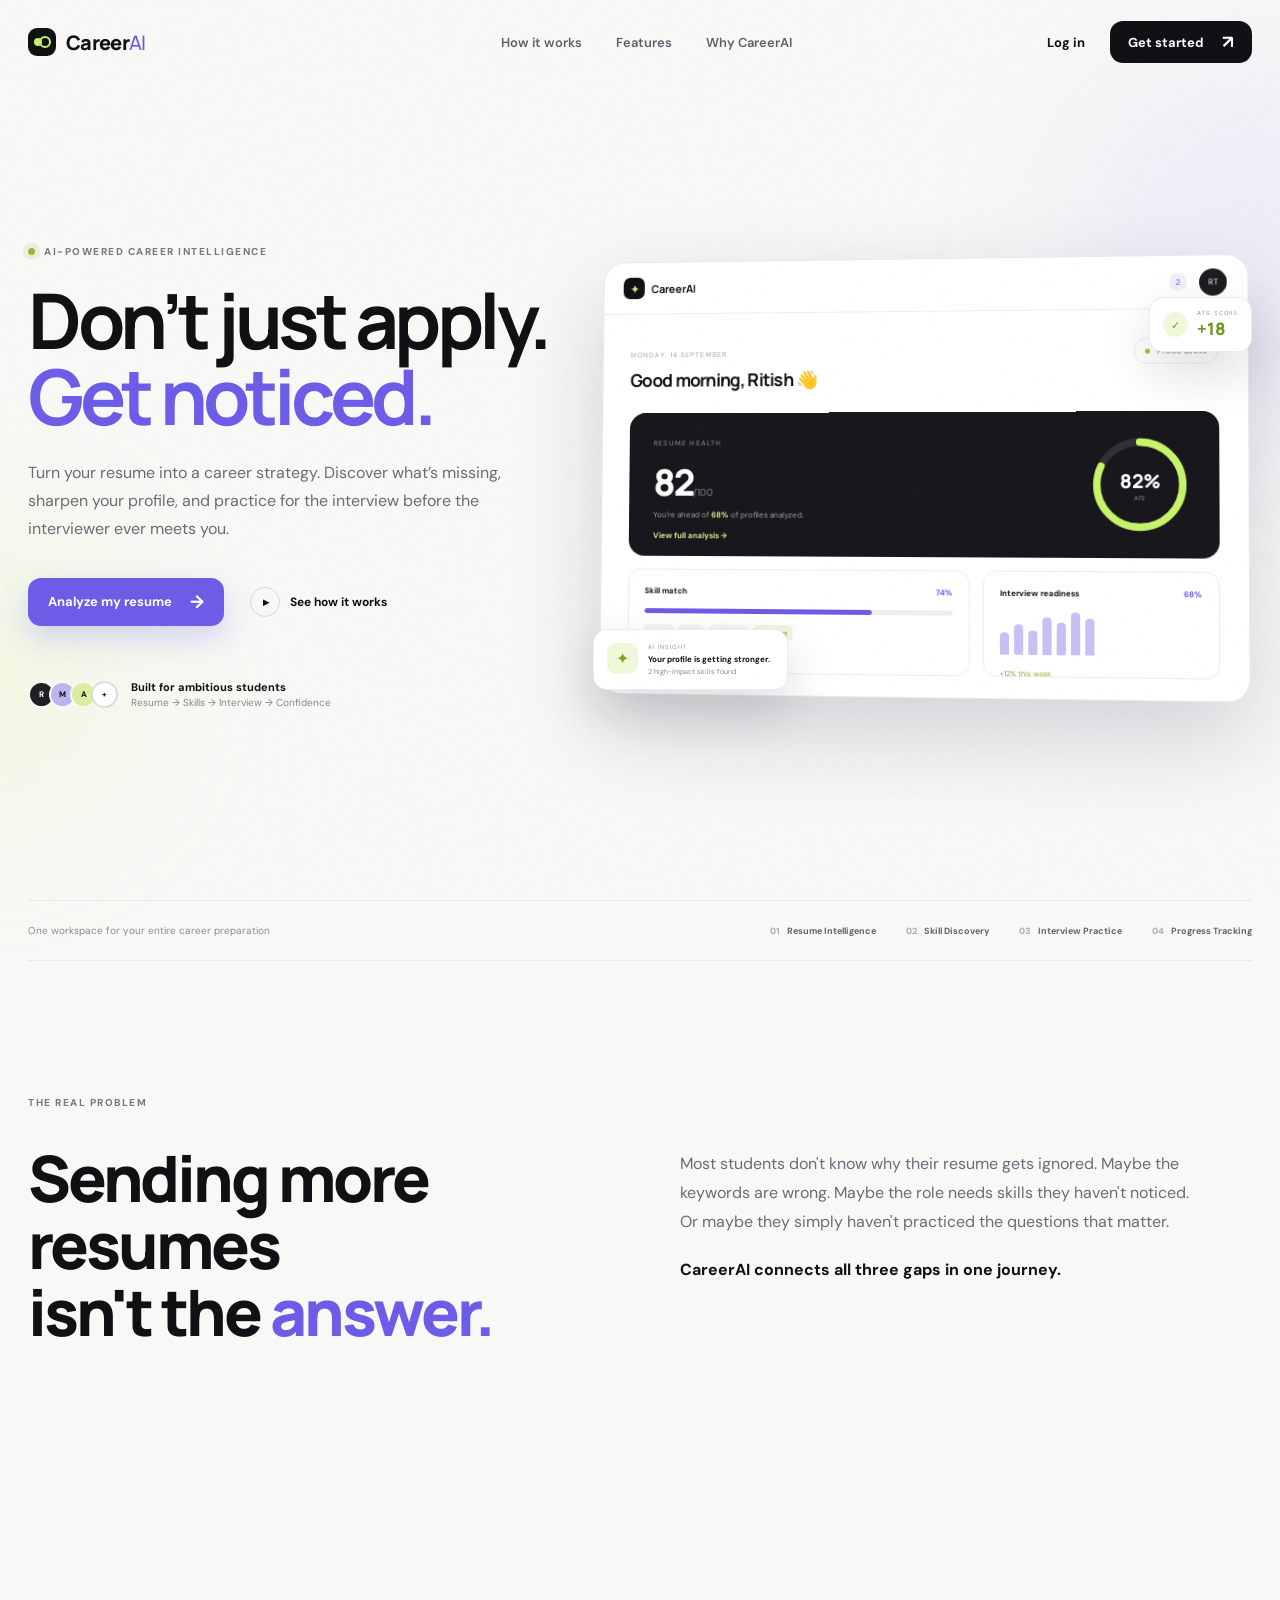
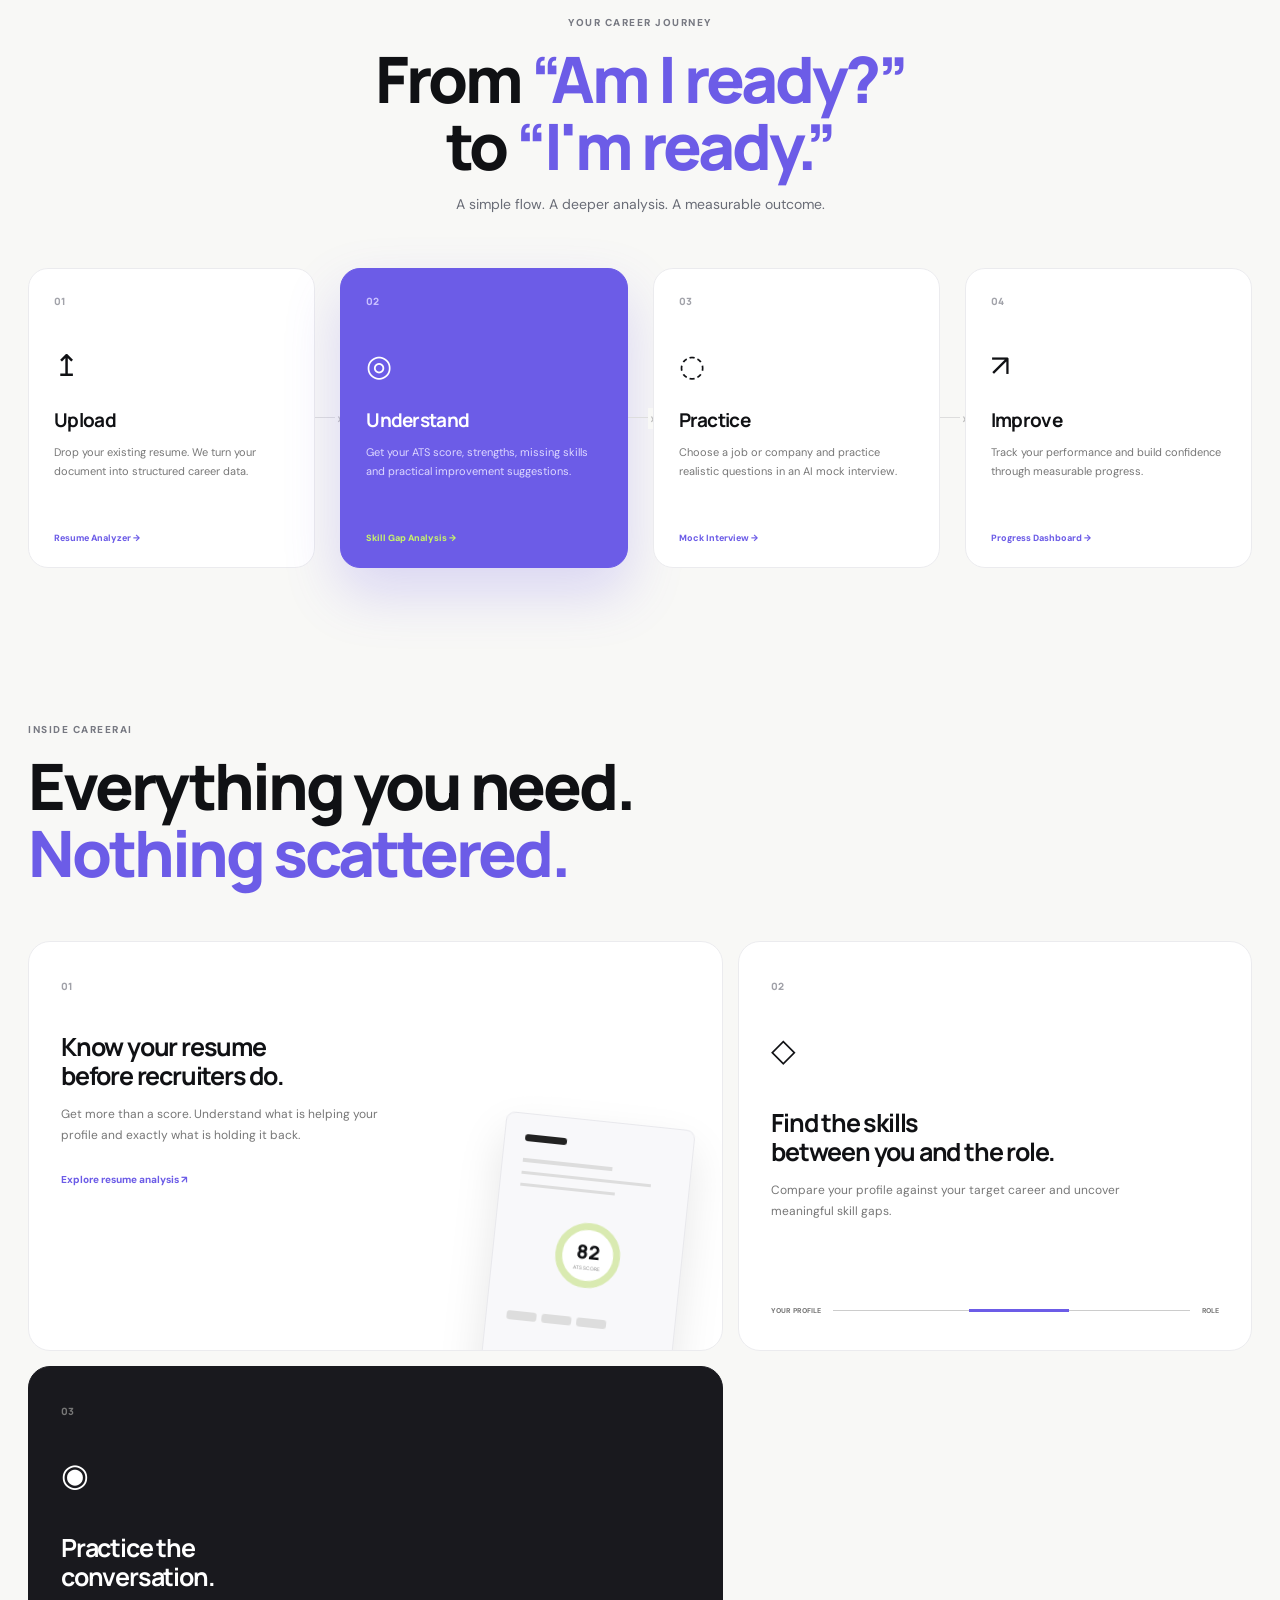
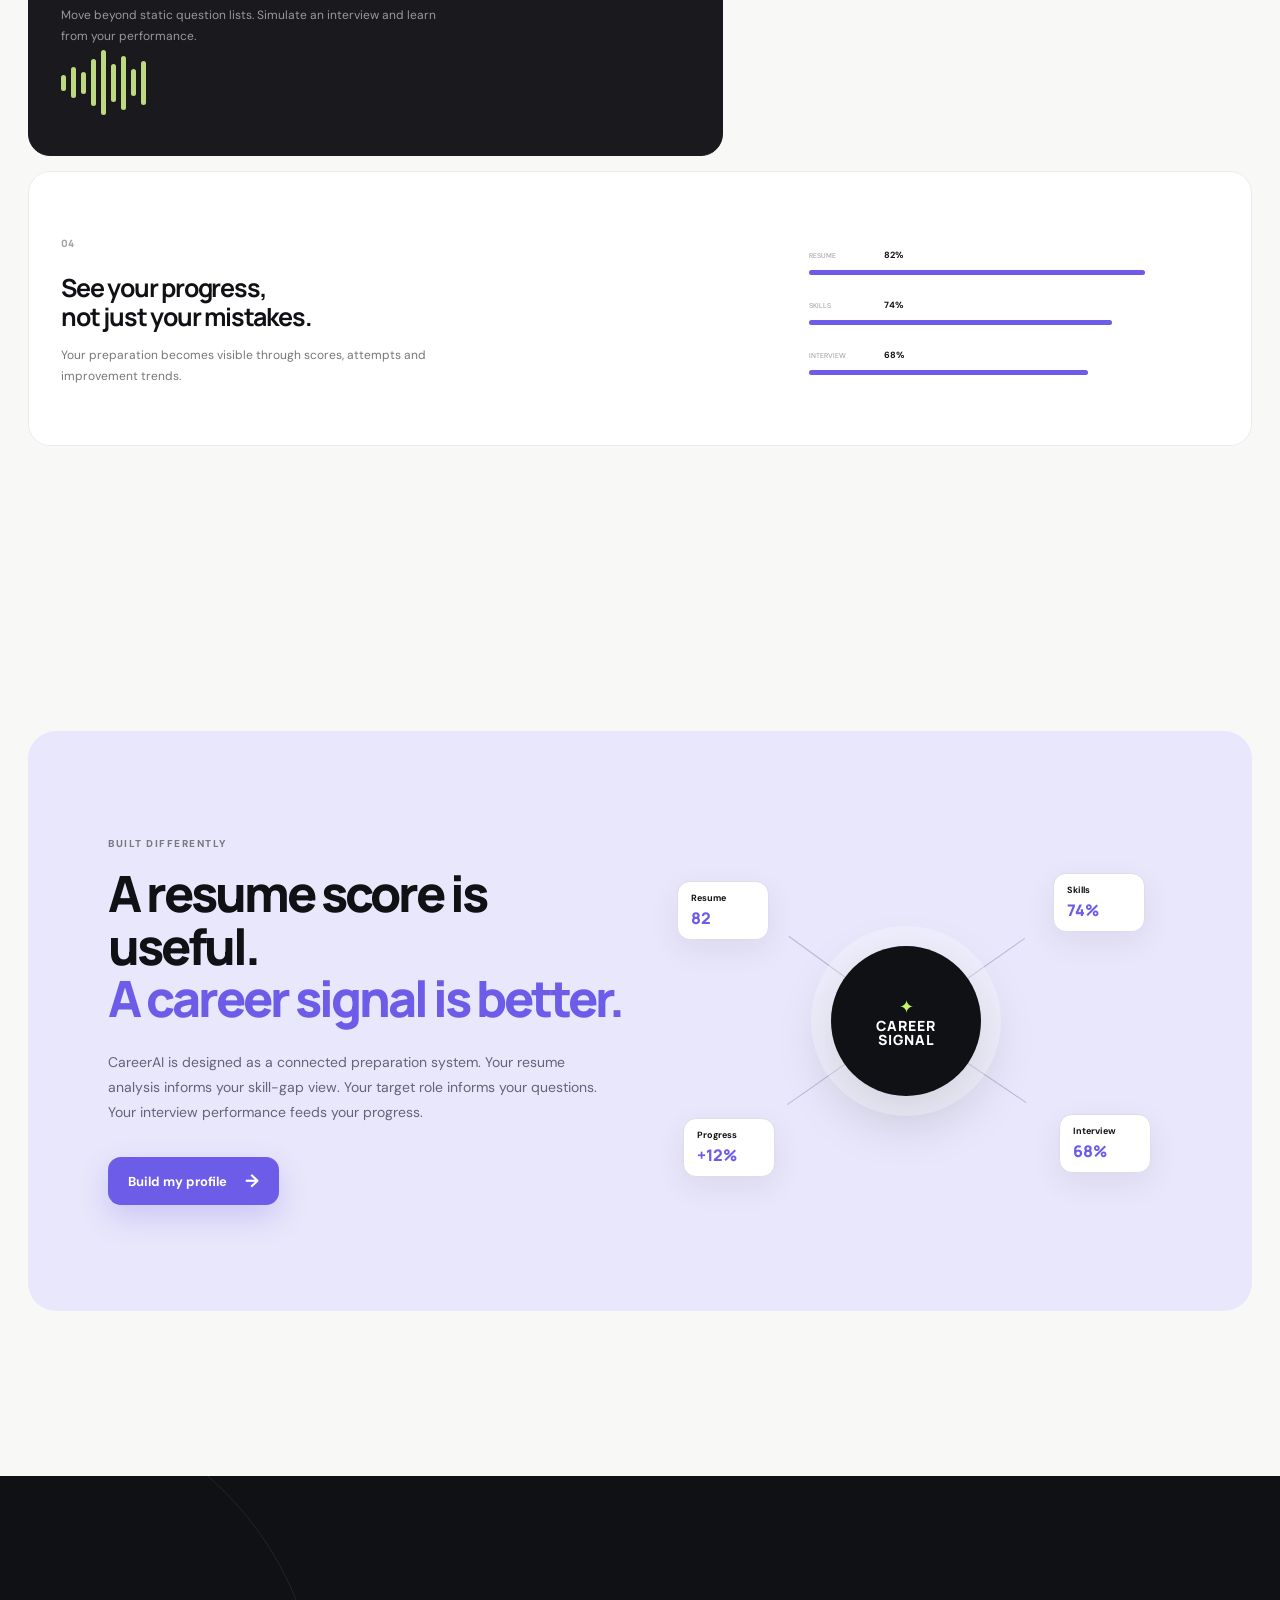
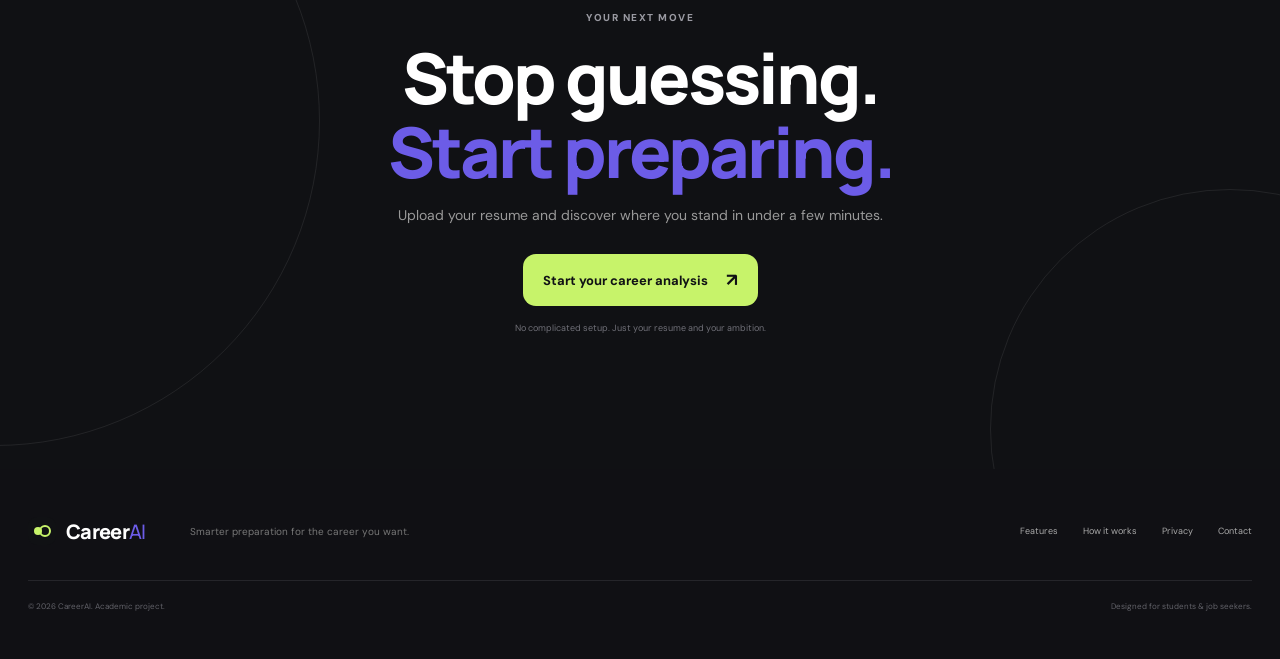
<file: index.html>
<!DOCTYPE html>
<html lang="en">
<head>
  <meta charset="UTF-8">
  <meta name="viewport" content="width=device-width, initial-scale=1.0">
  <meta name="description" content="CareerAI — AI-powered resume analysis, skill-gap discovery and interview preparation platform.">
  <title>CareerAI — Build a Career That Gets Noticed</title>
  <link rel="preconnect" href="https://fonts.googleapis.com">
  <link rel="preconnect" href="https://fonts.gstatic.com" crossorigin>
  <link href="https://fonts.googleapis.com/css2?family=DM+Sans:wght@400;500;600;700&family=Manrope:wght@500;600;700;800&display=swap" rel="stylesheet">
  <link rel="stylesheet" href="style.css">
</head>
<body>

  <!-- Ambient background -->
  <div class="noise"></div>
  <div class="orb orb-one"></div>
  <div class="orb orb-two"></div>

  <!-- NAVBAR -->
  <header class="navbar">
    <a href="#" class="brand" aria-label="CareerAI home">
      <span class="brand-mark">
        <span class="brand-dot"></span>
        <span class="brand-ring"></span>
      </span>
      <span>Career<span>AI</span></span>
    </a>

    <nav class="nav-links">
      <a href="#how-it-works">How it works</a>
      <a href="#features">Features</a>
      <a href="#why-us">Why CareerAI</a>
    </nav>

    <div class="nav-actions">
      <a href="login.html" class="login-link">Log in</a>
      <a href="register.html" class="btn btn-nav">Get started <span>↗</span></a>
    </div>

    <button class="menu-toggle" aria-label="Open menu">
      <span></span><span></span>
    </button>
  </header>

  <main>

    <!-- HERO -->
    <section class="hero">
      <div class="hero-copy">
        <div class="eyebrow">
          <span class="pulse"></span>
          AI-powered career intelligence
        </div>

        <h1>Don’t just apply.<br><em>Get noticed.</em></h1>

        <p class="hero-text">
          Turn your resume into a career strategy. Discover what’s missing,
          sharpen your profile, and practice for the interview before the
          interviewer ever meets you.
        </p>

        <div class="hero-actions">
          <a href="register.html" class="btn btn-primary">
            Analyze my resume <span>→</span>
          </a>
          <a href="#how-it-works" class="watch-link">
            <span class="play">▶</span>
            See how it works
          </a>
        </div>

        <div class="trust-row">
          <div class="avatar-stack">
            <span>R</span><span>M</span><span>A</span><span>+</span>
          </div>
          <div>
            <strong>Built for ambitious students</strong>
            <small>Resume → Skills → Interview → Confidence</small>
          </div>
        </div>
      </div>

      <!-- HERO PRODUCT MOCKUP -->
      <div class="hero-visual">
        <div class="visual-glow"></div>

        <div class="dashboard-window">
          <div class="window-top">
            <div class="window-brand">
              <span class="mini-logo">✦</span>
              CareerAI
            </div>
            <div class="window-profile">
              <span class="notification">2</span>
              <span class="profile-avatar">RT</span>
            </div>
          </div>

          <div class="dashboard-body">
            <div class="dash-greeting">
              <div>
                <small>MONDAY, 14 SEPTEMBER</small>
                <h3>Good morning, Ritish <span>👋</span></h3>
              </div>
              <div class="mini-status"><span></span> Profile active</div>
            </div>

            <div class="score-card">
              <div class="score-info">
                <span class="card-label">RESUME HEALTH</span>
                <div class="score-line">
                  <strong>82</strong><span>/100</span>
                </div>
                <p>You're ahead of <b>68%</b> of profiles analyzed.</p>
                <a href="#">View full analysis →</a>
              </div>
              <div class="score-chart">
                <svg viewBox="0 0 130 130">
                  <circle class="chart-track" cx="65" cy="65" r="52"></circle>
                  <circle class="chart-progress" cx="65" cy="65" r="52"></circle>
                </svg>
                <div class="chart-center"><b>82%</b><span>ATS</span></div>
              </div>
            </div>

            <div class="dash-grid">
              <div class="dash-card skill-card">
                <div class="card-heading"><span>Skill match</span><b>74%</b></div>
                <div class="skill-bar"><i style="width:74%"></i></div>
                <div class="skill-list">
                  <span>Laravel</span><span>React</span><span>REST APIs</span><span class="missing">+3 missing</span>
                </div>
              </div>

              <div class="dash-card interview-card">
                <div class="card-heading"><span>Interview readiness</span><b>68%</b></div>
                <div class="mini-bars">
                  <i style="height:45%"></i><i style="height:62%"></i><i style="height:51%"></i>
                  <i style="height:78%"></i><i style="height:66%"></i><i style="height:88%"></i>
                  <i style="height:74%"></i>
                </div>
                <small>+12% this week</small>
              </div>
            </div>
          </div>
        </div>

        <!-- Floating insight -->
        <div class="floating-card insight-card">
          <div class="float-icon">✦</div>
          <div>
            <small>AI INSIGHT</small>
            <strong>Your profile is getting stronger.</strong>
            <span>2 high-impact skills found</span>
          </div>
        </div>

        <!-- Floating score -->
        <div class="floating-card score-float">
          <span class="tiny-check">✓</span>
          <div><small>ATS SCORE</small><strong>+18</strong></div>
        </div>
      </div>
    </section>

    <!-- LOGO / SOCIAL PROOF STRIP -->
    <section class="proof-strip">
      <p>One workspace for your entire career preparation</p>
      <div class="proof-items">
        <span><b>01</b> Resume Intelligence</span>
        <span><b>02</b> Skill Discovery</span>
        <span><b>03</b> Interview Practice</span>
        <span><b>04</b> Progress Tracking</span>
      </div>
    </section>

    <!-- PROBLEM -->
    <section class="problem section">
      <div class="section-tag">THE REAL PROBLEM</div>
      <div class="problem-grid">
        <div>
          <h2>Sending more resumes<br>isn't the <em>answer.</em></h2>
        </div>
        <div class="problem-copy">
          <p>
            Most students don't know why their resume gets ignored. Maybe the
            keywords are wrong. Maybe the role needs skills they haven't
            noticed. Or maybe they simply haven't practiced the questions that
            matter.
          </p>
          <p class="strong-copy">CareerAI connects all three gaps in one journey.</p>
        </div>
      </div>
    </section>

    <!-- HOW IT WORKS -->
    <section class="journey section" id="how-it-works">
      <div class="section-heading centered">
        <div class="section-tag">YOUR CAREER JOURNEY</div>
        <h2>From <em>“Am I ready?”</em><br>to <em>“I'm ready.”</em></h2>
        <p>A simple flow. A deeper analysis. A measurable outcome.</p>
      </div>

      <div class="steps">
        <div class="step-card">
          <div class="step-number">01</div>
          <div class="step-icon">↥</div>
          <h3>Upload</h3>
          <p>Drop your existing resume. We turn your document into structured career data.</p>
          <span class="step-link">Resume Analyzer →</span>
        </div>

        <div class="step-connector"></div>

        <div class="step-card featured">
          <div class="step-number">02</div>
          <div class="step-icon">◎</div>
          <h3>Understand</h3>
          <p>Get your ATS score, strengths, missing skills and practical improvement suggestions.</p>
          <span class="step-link">Skill Gap Analysis →</span>
        </div>

        <div class="step-connector"></div>

        <div class="step-card">
          <div class="step-number">03</div>
          <div class="step-icon">◌</div>
          <h3>Practice</h3>
          <p>Choose a job or company and practice realistic questions in an AI mock interview.</p>
          <span class="step-link">Mock Interview →</span>
        </div>

        <div class="step-connector"></div>

        <div class="step-card">
          <div class="step-number">04</div>
          <div class="step-icon">↗</div>
          <h3>Improve</h3>
          <p>Track your performance and build confidence through measurable progress.</p>
          <span class="step-link">Progress Dashboard →</span>
        </div>
      </div>
    </section>

    <!-- FEATURES -->
    <section class="features section" id="features">
      <div class="section-heading">
        <div class="section-tag">INSIDE CAREERAI</div>
        <h2>Everything you need.<br><em>Nothing scattered.</em></h2>
      </div>

      <div class="feature-grid">
        <article class="feature-card feature-large">
          <div class="feature-copy">
            <span class="feature-number">01</span>
            <h3>Know your resume<br>before recruiters do.</h3>
            <p>Get more than a score. Understand what is helping your profile and exactly what is holding it back.</p>
            <a href="#">Explore resume analysis <span>↗</span></a>
          </div>
          <div class="resume-preview">
            <div class="resume-top"></div>
            <div class="resume-title"></div>
            <div class="resume-line long"></div>
            <div class="resume-line medium"></div>
            <div class="resume-score"><strong>82</strong><small>ATS SCORE</small></div>
            <div class="resume-tags"><i></i><i></i><i></i></div>
          </div>
        </article>

        <article class="feature-card">
          <span class="feature-number">02</span>
          <div class="feature-icon">◇</div>
          <h3>Find the skills<br>between you and the role.</h3>
          <p>Compare your profile against your target career and uncover meaningful skill gaps.</p>
          <div class="gap-demo">
            <span>YOUR PROFILE</span><i></i><b>ROLE</b>
          </div>
        </article>

        <article class="feature-card dark-card">
          <span class="feature-number">03</span>
          <div class="feature-icon">◉</div>
          <h3>Practice the<br>conversation.</h3>
          <p>Move beyond static question lists. Simulate an interview and learn from your performance.</p>
          <div class="wave">
            <i></i><i></i><i></i><i></i><i></i><i></i><i></i><i></i><i></i>
          </div>
        </article>

        <article class="feature-card feature-wide">
          <div>
            <span class="feature-number">04</span>
            <h3>See your progress,<br>not just your mistakes.</h3>
            <p>Your preparation becomes visible through scores, attempts and improvement trends.</p>
          </div>
          <div class="progress-demo">
            <div><small>RESUME</small><b>82%</b><span style="width:82%"></span></div>
            <div><small>SKILLS</small><b>74%</b><span style="width:74%"></span></div>
            <div><small>INTERVIEW</small><b>68%</b><span style="width:68%"></span></div>
          </div>
        </article>
      </div>
    </section>

    <!-- WHY -->
    <section class="why section" id="why-us">
      <div class="why-inner">
        <div class="why-copy">
          <div class="section-tag">BUILT DIFFERENTLY</div>
          <h2>A resume score is useful.<br><em>A career signal is better.</em></h2>
          <p>
            CareerAI is designed as a connected preparation system. Your resume
            analysis informs your skill-gap view. Your target role informs your
            questions. Your interview performance feeds your progress.
          </p>
          <a href="register.html" class="btn btn-primary">Build my profile <span>→</span></a>
        </div>

        <div class="signal-visual">
          <div class="signal-center">
            <span>✦</span>
            <strong>CAREER<br>SIGNAL</strong>
          </div>
          <div class="signal-node node-1"><b>Resume</b><small>82</small></div>
          <div class="signal-node node-2"><b>Skills</b><small>74%</small></div>
          <div class="signal-node node-3"><b>Interview</b><small>68%</small></div>
          <div class="signal-node node-4"><b>Progress</b><small>+12%</small></div>
          <div class="signal-line line-1"></div>
          <div class="signal-line line-2"></div>
          <div class="signal-line line-3"></div>
          <div class="signal-line line-4"></div>
        </div>
      </div>
    </section>

    <!-- CTA -->
    <section class="cta section">
      <div class="cta-shape shape-one"></div>
      <div class="cta-shape shape-two"></div>
      <div class="cta-content">
        <div class="section-tag">YOUR NEXT MOVE</div>
        <h2>Stop guessing.<br><em>Start preparing.</em></h2>
        <p>Upload your resume and discover where you stand in under a few minutes.</p>
        <a href="register.html" class="btn btn-light">Start your career analysis <span>↗</span></a>
        <small>No complicated setup. Just your resume and your ambition.</small>
      </div>
    </section>
  </main>

  <!-- FOOTER -->
  <footer class="footer">
    <div class="footer-top">
      <a href="#" class="brand footer-brand">
        <span class="brand-mark"><span class="brand-dot"></span><span class="brand-ring"></span></span>
        <span>Career<span>AI</span></span>
      </a>
      <p>Smarter preparation for the career you want.</p>
      <div class="footer-links">
        <a href="#features">Features</a>
        <a href="#how-it-works">How it works</a>
        <a href="#">Privacy</a>
        <a href="#">Contact</a>
      </div>
    </div>
    <div class="footer-bottom">
      <span>© 2026 CareerAI. Academic project.</span>
      <span>Designed for students & job seekers.</span>
    </div>
  </footer>

  <script>
    // Small mobile navigation interaction
    const menu = document.querySelector('.menu-toggle');
    const nav = document.querySelector('.nav-links');
    menu?.addEventListener('click', () => {
      nav.classList.toggle('open');
      menu.classList.toggle('active');
    });

    // Subtle reveal animation
    const observer = new IntersectionObserver((entries) => {
      entries.forEach(entry => {
        if (entry.isIntersecting) entry.target.classList.add('visible');
      });
    }, { threshold: 0.12 });

    document.querySelectorAll('.section, .feature-card, .step-card').forEach(el => observer.observe(el));
  </script>
</body>
</html>
</file>
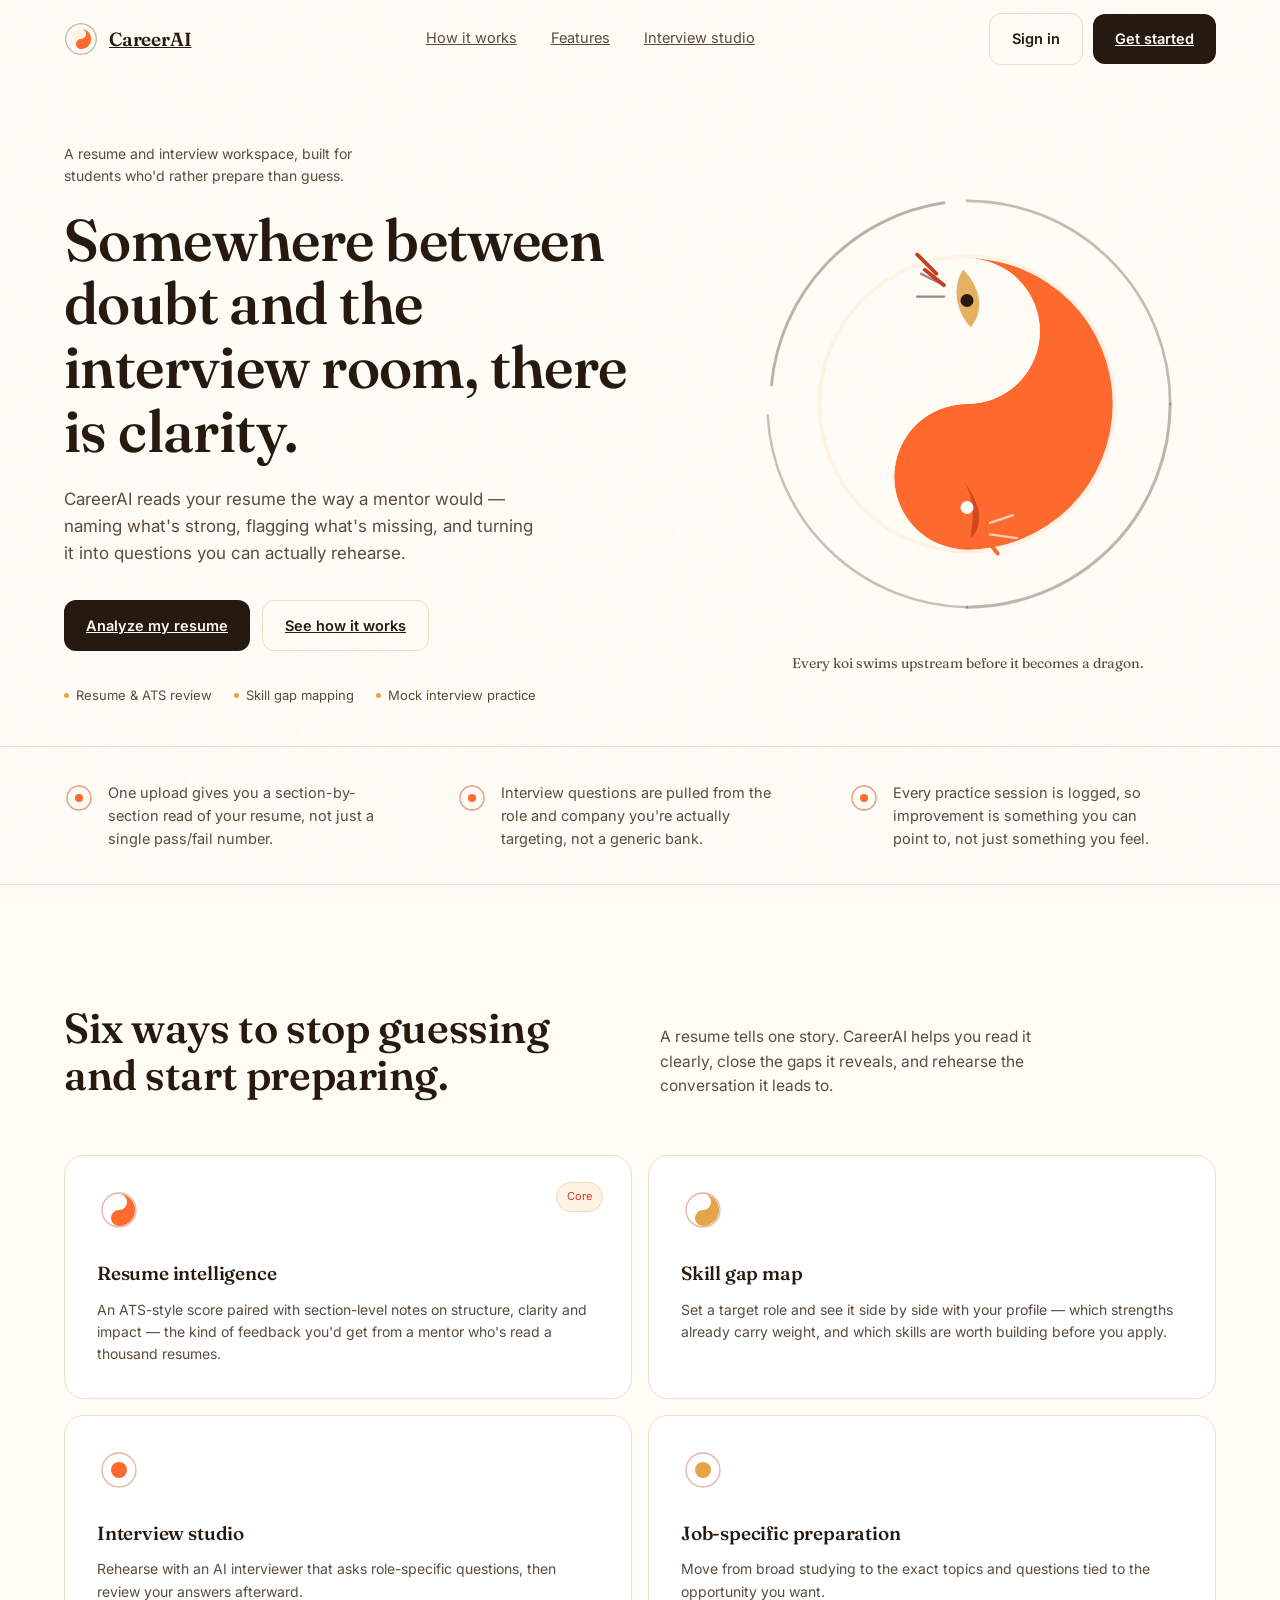
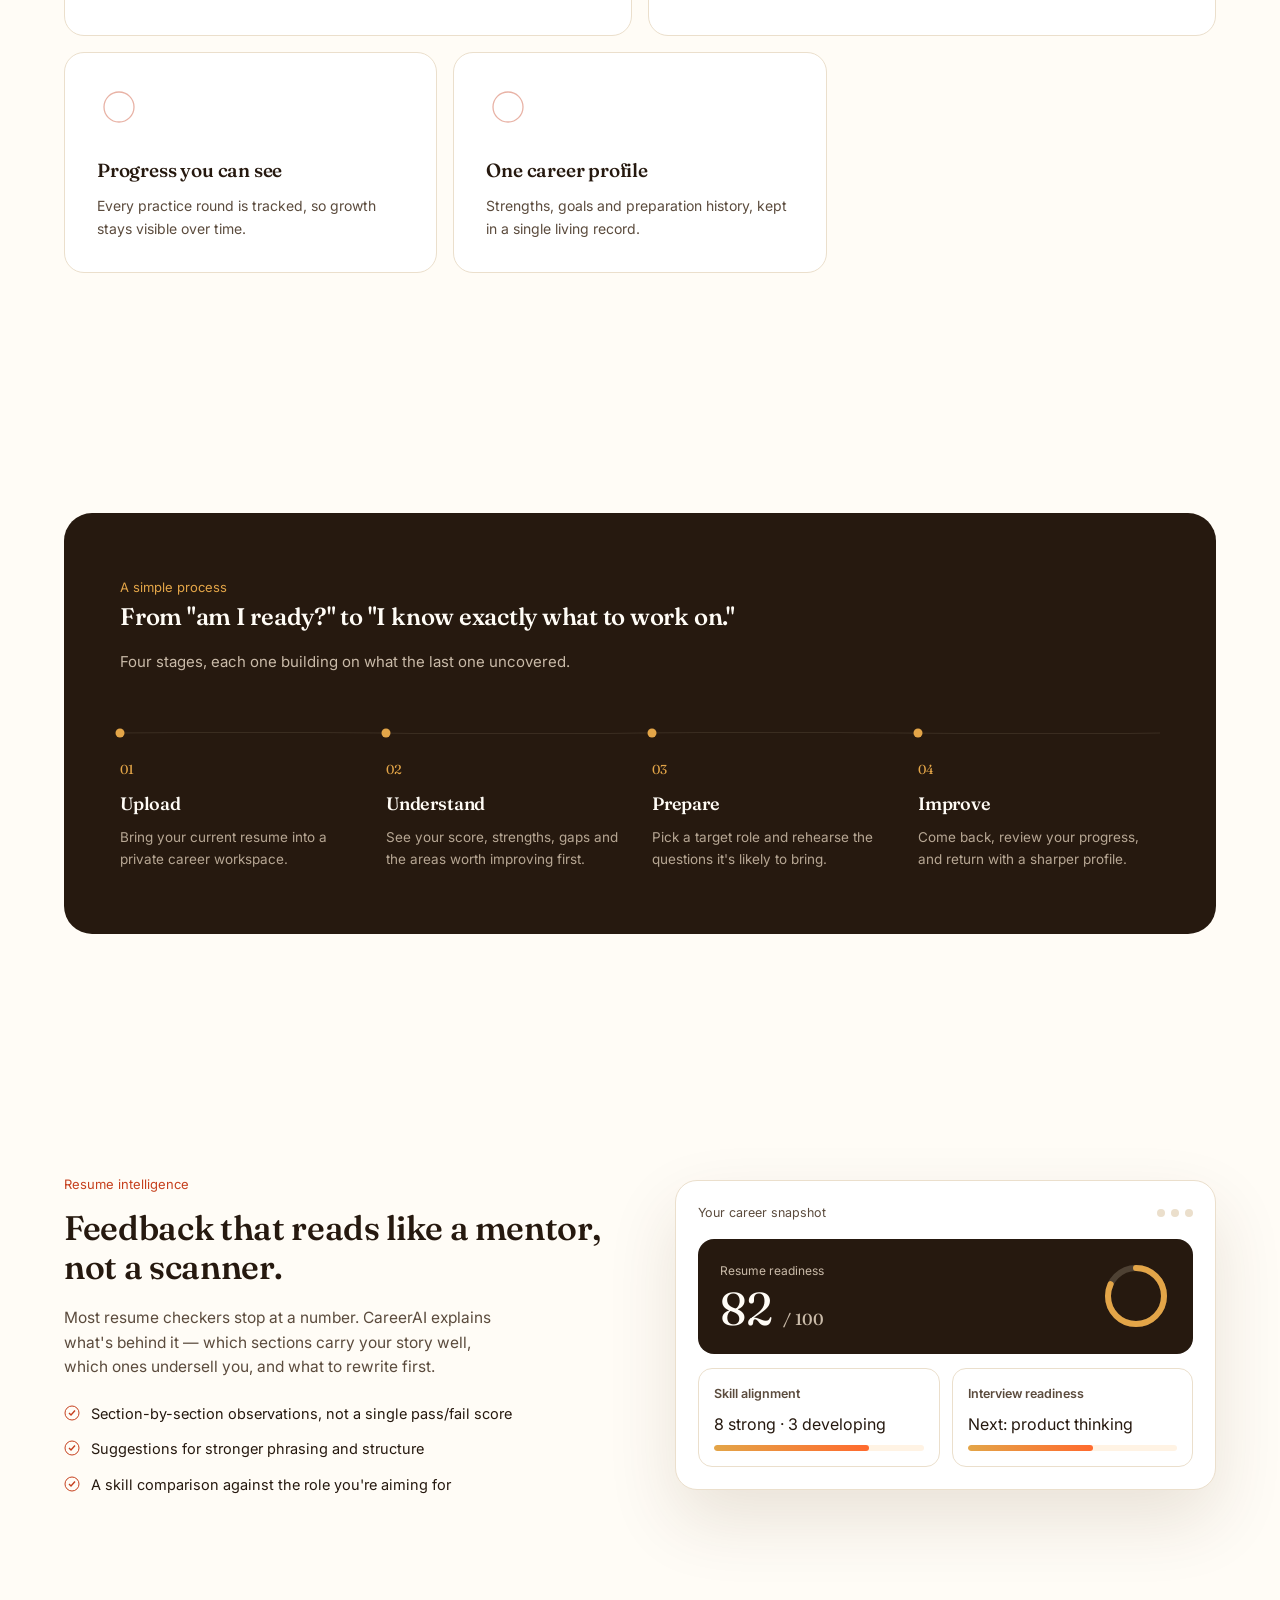
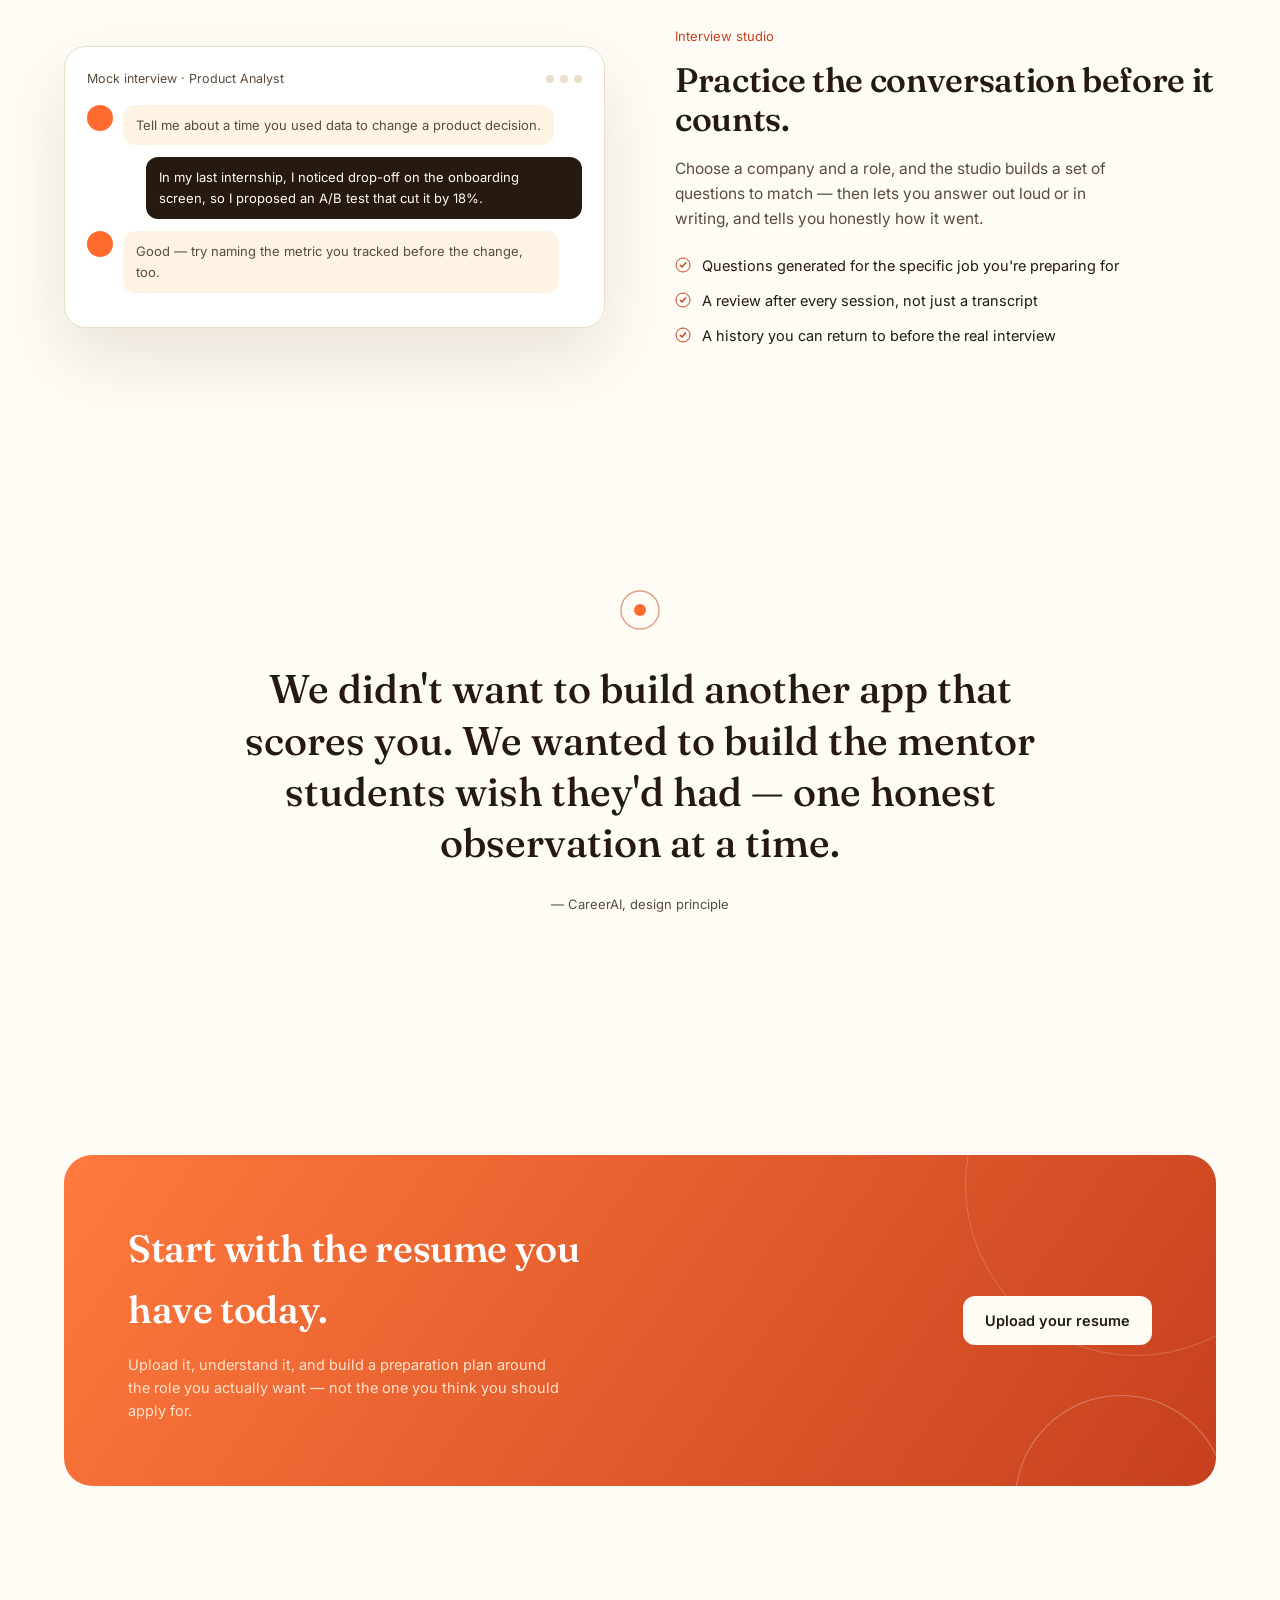
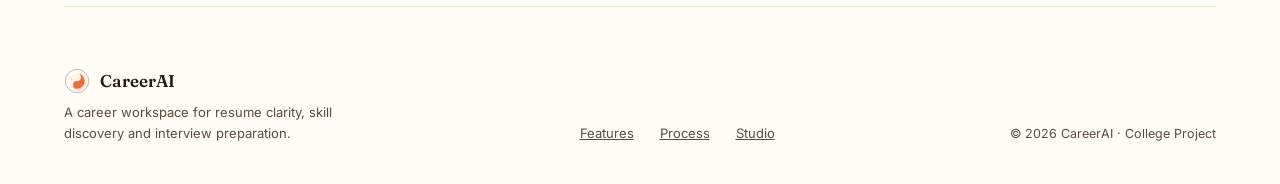
<file: index (3).html>
<!DOCTYPE html>
<html lang="en">
<head>
<meta charset="UTF-8">
<meta name="viewport" content="width=device-width, initial-scale=1.0">
<title>CareerAI — A clearer way to prepare</title>
<meta name="description" content="CareerAI reads your resume like a mentor would, maps your skill gaps against real roles, and helps you rehearse the interview that actually matters.">
<link rel="preconnect" href="https://fonts.googleapis.com">
<link rel="preconnect" href="https://fonts.gstatic.com" crossorigin>
<link href="https://fonts.googleapis.com/css2?family=Fraunces:opsz,wght@9..144,400;9..144,500;9..144,600;9..144,650&family=Inter:wght@400;500;600;700&display=swap" rel="stylesheet">
<style>
  :root{
    --paper:#FFFCF6;
    --paper-deep:#FFF3E4;
    --ink:#26190F;
    --ink-soft:#5B4B3D;
    --saffron:#FF6A2E;
    --koi:#C6401E;
    --gold:#E3A548;
    --line:#EBDFCC;
    --white:#FFFFFF;
    --shadow: 0 30px 70px rgba(70,38,10,.12);
  }
  *{box-sizing:border-box;margin:0;padding:0}
  html{scroll-behavior:smooth}
  body{
    font-family:"Inter",sans-serif;
    color:var(--ink);
    background:var(--paper);
    line-height:1.6;
    overflow-x:hidden;
    -webkit-font-smoothing:antialiased;
  }
  a{color:inherit}
  button{font:inherit;cursor:pointer}
  img,svg{display:block;max-width:100%}
  :focus-visible{outline:2px solid var(--koi);outline-offset:3px;border-radius:4px}

  .container{width:min(1180px,90%);margin:0 auto}

  h1,h2,h3{font-family:"Fraunces",serif;font-weight:560;letter-spacing:-.01em;color:var(--ink)}

  /* ---------- texture ---------- */
  .grain{position:fixed;inset:0;pointer-events:none;opacity:.028;z-index:60;mix-blend-mode:multiply;
    background-image:url("data:image/svg+xml,%3Csvg viewBox='0 0 200 200' xmlns='http://www.w3.org/2000/svg'%3E%3Cfilter id='n'%3E%3CfeTurbulence type='fractalNoise' baseFrequency='.85' numOctaves='3'/%3E%3C/filter%3E%3Crect width='100%25' height='100%25' filter='url(%23n)'/%3E%3C/svg%3E")}

  /* ---------- nav ---------- */
  .nav{position:sticky;top:0;z-index:40;background:rgba(255,252,246,.86);backdrop-filter:blur(10px);border-bottom:1px solid transparent;transition:border-color .3s}
  .nav.scrolled{border-color:var(--line)}
  .nav-row{height:78px;display:flex;align-items:center;justify-content:space-between}
  .brand{display:flex;align-items:center;gap:11px;font-family:"Fraunces",serif;font-weight:600;font-size:19px;letter-spacing:-.01em}
  .brand-mark{width:34px;height:34px;flex-shrink:0}
  .nav-links{display:flex;gap:34px;font-size:14.5px;color:var(--ink-soft)}
  .nav-links a{position:relative;padding-bottom:3px}
  .nav-links a::after{content:"";position:absolute;left:0;right:100%;bottom:0;height:1px;background:var(--koi);transition:right .28s ease}
  .nav-links a:hover{color:var(--ink)}
  .nav-links a:hover::after{right:0}
  .nav-actions{display:flex;align-items:center;gap:10px}
  .menu-btn{display:none;background:none;border:0;width:38px;height:38px;position:relative}
  .menu-btn span{position:absolute;left:9px;right:9px;height:1.5px;background:var(--ink);transition:.25s}
  .menu-btn span:nth-child(1){top:14px}.menu-btn span:nth-child(2){top:19px}.menu-btn span:nth-child(3){top:24px}
  .menu-btn.open span:nth-child(1){transform:translateY(5px) rotate(45deg)}
  .menu-btn.open span:nth-child(2){opacity:0}
  .menu-btn.open span:nth-child(3){transform:translateY(-5px) rotate(-45deg)}

  .btn{border:0;border-radius:12px;padding:13px 22px;font-weight:600;font-size:14.5px;transition:.25s;display:inline-flex;align-items:center;gap:8px}
  .btn-line{background:transparent;border:1px solid var(--line);color:var(--ink)}
  .btn-line:hover{border-color:var(--ink)}
  .btn-solid{background:var(--ink);color:var(--paper)}
  .btn-solid:hover{background:var(--koi);transform:translateY(-2px);box-shadow:0 14px 26px rgba(198,64,30,.28)}
  .btn-cream{background:var(--paper);color:var(--ink)}
  .btn-cream:hover{background:var(--white);transform:translateY(-2px)}

  /* ---------- mobile nav sheet ---------- */
  .mobile-sheet{position:fixed;inset:78px 0 0 0;background:var(--paper);z-index:39;padding:30px 5%;display:none;flex-direction:column;gap:26px;font-size:20px;font-family:"Fraunces",serif;transform:translateY(-8px);opacity:0;pointer-events:none;transition:.28s}
  .mobile-sheet.open{display:flex;opacity:1;transform:none;pointer-events:auto}
  .mobile-sheet a{border-bottom:1px solid var(--line);padding-bottom:18px}

  /* ---------- hero ---------- */
  .hero{padding:64px 0 40px;display:grid;grid-template-columns:1.08fr .92fr;gap:70px;align-items:center}
  .hero-eyebrow{font-size:14px;color:var(--ink-soft);margin-bottom:20px;max-width:340px}
  h1{font-size:clamp(40px,4.6vw,60px);line-height:1.08;max-width:620px}
  .hero-copy{font-size:17px;color:var(--ink-soft);max-width:480px;margin:24px 0 32px}
  .hero-actions{display:flex;gap:12px;flex-wrap:wrap;margin-bottom:34px}
  .hero-trust{display:flex;gap:22px;flex-wrap:wrap;font-size:13px;color:var(--ink-soft)}
  .hero-trust span{display:flex;align-items:center;gap:7px}
  .hero-trust i{width:5px;height:5px;border-radius:50%;background:var(--gold);display:inline-block}

  .pond{position:relative;aspect-ratio:1/1;max-width:460px;margin:0 auto}
  .pond-caption{text-align:center;margin-top:18px;font-family:"Fraunces",serif;font-size:14px;font-style:normal;color:var(--ink-soft)}
  .koi-svg{width:100%;height:100%;animation:spin 34s linear infinite}
  @keyframes spin{to{transform:rotate(360deg)}}
  .koi-svg .fin-detail{animation:none}

  /* ---------- strip ---------- */
  .strip{border-top:1px solid var(--line);border-bottom:1px solid var(--line);padding:34px 0}
  .strip-row{display:grid;grid-template-columns:repeat(3,1fr);gap:26px}
  .strip-item{display:flex;gap:14px;align-items:flex-start}
  .strip-ring{width:30px;height:30px;flex-shrink:0;margin-top:2px}
  .strip-item p{font-size:14.5px;color:var(--ink-soft);max-width:280px}

  /* ---------- section shell ---------- */
  .section{padding:120px 0}
  .section-head{display:grid;grid-template-columns:1fr 1fr;gap:40px;align-items:end;margin-bottom:56px}
  .section-head h2{font-size:clamp(30px,3.4vw,42px);line-height:1.12}
  .section-head p{color:var(--ink-soft);font-size:15.5px;max-width:400px}

  /* ---------- bento features ---------- */
  .bento{display:grid;grid-template-columns:repeat(6,1fr);gap:16px}
  .card{background:var(--white);border:1px solid var(--line);border-radius:20px;padding:32px;position:relative;overflow:hidden;transition:.3s}
  .card:hover{transform:translateY(-4px);box-shadow:var(--shadow);border-color:#E0CDB4}
  .card.large{grid-column:span 3}
  .card.medium{grid-column:span 3}
  .card.small{grid-column:span 2}
  .card-ring{width:44px;height:44px;margin-bottom:26px}
  .card h3{font-size:19px;margin-bottom:10px;font-weight:560}
  .card p{font-size:14px;color:var(--ink-soft)}
  .card .tag{position:absolute;top:26px;right:28px;font-size:11px;color:var(--koi);border:1px solid #F4D8BF;background:var(--paper-deep);padding:5px 10px;border-radius:99px}

  /* ---------- process ---------- */
  .process{background:var(--ink);border-radius:28px;padding:64px 56px;color:var(--paper)}
  .process .section-head p, .process .section-head{color:var(--paper)}
  .process-head p{color:#C9BAA8;max-width:460px;font-size:15px;margin-top:14px}
  .process-head h2{color:var(--paper)}
  .stream{position:relative;margin-top:58px}
  .stream-line{width:100%;height:2px;display:block;margin-bottom:0}
  .steps{display:grid;grid-template-columns:repeat(4,1fr);gap:24px;margin-top:-1px}
  .step{padding-top:26px;position:relative}
  .step::before{content:"";position:absolute;top:0;left:0;width:9px;height:9px;border-radius:50%;background:var(--gold);transform:translate(-50%,-50%)}
  .step .num{font-family:"Fraunces",serif;font-size:13px;color:var(--gold);margin-bottom:10px;display:block}
  .step h3{color:var(--paper);font-size:18px;margin-bottom:8px}
  .step p{font-size:13.5px;color:#B7A794}

  /* ---------- deep dive ---------- */
  .dive{display:grid;grid-template-columns:1fr 1fr;gap:70px;align-items:center}
  .dive + .dive{margin-top:130px}
  .dive.reverse .dive-copy{order:2}
  .dive.reverse .dive-visual{order:1}
  .dive-kicker{font-size:13px;color:var(--koi);margin-bottom:14px}
  .dive-copy h2{font-size:clamp(26px,2.8vw,34px);margin-bottom:18px;line-height:1.16}
  .dive-copy p{color:var(--ink-soft);font-size:15.5px;margin-bottom:22px;max-width:440px}
  .dive-list{display:flex;flex-direction:column;gap:12px}
  .dive-list li{list-style:none;display:flex;gap:11px;font-size:14.5px;color:var(--ink)}
  .dive-list svg{flex-shrink:0;margin-top:3px}

  .mock{background:var(--white);border:1px solid var(--line);border-radius:22px;padding:22px;box-shadow:var(--shadow)}
  .mock-bar{display:flex;justify-content:space-between;align-items:center;margin-bottom:16px}
  .mock-dot-row{display:flex;gap:6px}
  .mock-dot{width:8px;height:8px;border-radius:50%;background:var(--line)}
  .mock-title{font-size:12.5px;color:var(--ink-soft)}

  .score-panel{background:var(--ink);border-radius:16px;padding:22px;display:flex;justify-content:space-between;align-items:center;color:var(--paper);margin-bottom:14px}
  .score-panel .num-big{font-family:"Fraunces",serif;font-size:46px;line-height:1}
  .score-panel .num-big b{font-size:16px;color:#C9BAA8;font-weight:500}
  .score-panel .label{font-size:12px;color:#C9BAA8;margin-bottom:6px}
  .enso-ring{width:70px;height:70px}

  .row-mini{display:grid;grid-template-columns:1fr 1fr;gap:12px}
  .mini-box{border:1px solid var(--line);border-radius:14px;padding:15px}
  .mini-box h4{font-size:12.5px;margin-bottom:8px;color:var(--ink-soft);font-weight:600}
  .skill-bar{height:6px;border-radius:4px;background:var(--paper-deep);overflow:hidden;margin-top:8px}
  .skill-bar i{display:block;height:100%;background:linear-gradient(90deg,var(--gold),var(--saffron));border-radius:4px}

  .chat-mock .line{display:flex;gap:10px;margin-bottom:12px;font-size:13px}
  .chat-mock .avatar{width:26px;height:26px;border-radius:50%;flex-shrink:0}
  .chat-mock .bubble{background:var(--paper-deep);border-radius:12px;padding:10px 13px;color:var(--ink-soft);max-width:88%}
  .chat-mock .bubble.you{background:var(--ink);color:var(--paper)}
  .chat-mock .you-row{justify-content:flex-end}

  /* ---------- quote ---------- */
  .quote{padding:120px 0;text-align:center;position:relative}
  .quote-mark{width:46px;height:46px;margin:0 auto 30px}
  blockquote{font-family:"Fraunces",serif;font-weight:500;font-size:clamp(26px,3.2vw,40px);line-height:1.28;max-width:820px;margin:0 auto;color:var(--ink)}
  .quote cite{display:block;margin-top:26px;font-size:13px;color:var(--ink-soft);font-style:normal}

  /* ---------- cta ---------- */
  .cta{background:linear-gradient(125deg,#FF7A3D,var(--koi));border-radius:28px;padding:64px;color:var(--white);display:flex;justify-content:space-between;align-items:center;gap:40px;position:relative;overflow:hidden}
  .cta::before{content:"";position:absolute;width:1px;height:1px;box-shadow:0 0 0 1px rgba(255,255,255,.18);border-radius:50%;width:340px;height:340px;right:-90px;top:-140px}
  .cta::after{content:"";position:absolute;width:210px;height:210px;box-shadow:0 0 0 1px rgba(255,255,255,.28);border-radius:50%;right:-10px;bottom:-120px}
  .cta h2{color:var(--white);font-size:clamp(28px,3vw,38px);max-width:520px}
  .cta p{color:#FFE2CC;margin-top:12px;font-size:14.5px;max-width:440px}
  .cta-right{position:relative;z-index:1;flex-shrink:0}

  /* ---------- footer ---------- */
  footer{padding:60px 0 40px;display:flex;justify-content:space-between;align-items:flex-end;gap:30px;flex-wrap:wrap;border-top:1px solid var(--line)}
  .footer-brand{display:flex;align-items:center;gap:10px;font-family:"Fraunces",serif;font-weight:600;font-size:17px;margin-bottom:8px}
  .footer-brand svg{width:26px;height:26px}
  footer .tagline{font-size:13px;color:var(--ink-soft);max-width:280px}
  .footer-links{display:flex;gap:26px;font-size:13px;color:var(--ink-soft)}
  .footer-meta{font-size:12.5px;color:var(--ink-soft)}

  /* ---------- toast ---------- */
  .toast{position:fixed;left:50%;bottom:26px;transform:translate(-50%,16px);background:var(--ink);color:var(--paper);padding:13px 20px;border-radius:12px;font-size:13.5px;opacity:0;pointer-events:none;transition:.3s;z-index:100}
  .toast.on{opacity:1;transform:translate(-50%,0)}

  @media(prefers-reduced-motion: reduce){
    html{scroll-behavior:auto}
    .koi-svg{animation:none}
  }

  /* ---------- responsive ---------- */
  @media(max-width:980px){
    .hero{grid-template-columns:1fr;gap:50px;text-align:left}
    .pond{max-width:340px}
    .dive{grid-template-columns:1fr}
    .dive.reverse .dive-copy{order:1}
    .dive.reverse .dive-visual{order:2}
    .process{padding:44px 30px}
    .steps{grid-template-columns:1fr 1fr;row-gap:36px}
  }
  @media(max-width:760px){
    .nav-links{display:none}
    .menu-btn{display:block}
    .strip-row{grid-template-columns:1fr;gap:20px}
    .section{padding:80px 0}
    .section-head{grid-template-columns:1fr}
    .bento{grid-template-columns:1fr 1fr}
    .card.large,.card.medium{grid-column:span 2}
    .card.small{grid-column:span 1}
    .steps{grid-template-columns:1fr}
    .cta{flex-direction:column;text-align:left;padding:44px 30px}
    .dive-copy p{max-width:none}
    footer{flex-direction:column;align-items:flex-start}
  }
  @media(max-width:480px){
    .bento{grid-template-columns:1fr}
    .card.large,.card.medium,.card.small{grid-column:span 1}
  }
</style>
</head>
<body>
<div class="grain"></div>

<header class="nav" id="nav">
  <div class="container nav-row">
    <a class="brand" href="#top">
      <svg class="brand-mark" viewBox="0 0 40 40" fill="none">
        <circle cx="20" cy="20" r="18" stroke="var(--ink)" stroke-width="1.3" opacity=".35"/>
        <circle cx="20" cy="20" r="12" fill="var(--paper-deep)"/>
        <path d="M20,8 A12,12 0 0,1 20,32 A6,6 0 0,1 20,20 A6,6 0 0,0 20,8 Z" fill="var(--saffron)"/>
        <circle cx="20" cy="12" r="1.4" fill="var(--paper)"/>
      </svg>
      CareerAI
    </a>
    <nav class="nav-links">
      <a href="#how">How it works</a>
      <a href="#features">Features</a>
      <a href="#studio">Interview studio</a>
    </nav>
    <div class="nav-actions">
      <button class="btn btn-line" onclick="showToast('Demo login selected')">Sign in</button>
      <a class="btn btn-solid" href="#start">Get started</a>
      <button class="menu-btn" id="menuBtn" aria-label="Menu"><span></span><span></span><span></span></button>
    </div>
  </div>
</header>

<div class="mobile-sheet" id="mobileSheet">
  <a href="#how">How it works</a>
  <a href="#features">Features</a>
  <a href="#studio">Interview studio</a>
  <a href="#start">Get started</a>
</div>

<main id="top">
<section class="container hero">
  <div>
    <p class="hero-eyebrow">A resume and interview workspace, built for students who'd rather prepare than guess.</p>
    <h1>Somewhere between doubt and the interview room, there is clarity.</h1>
    <p class="hero-copy">CareerAI reads your resume the way a mentor would — naming what's strong, flagging what's missing, and turning it into questions you can actually rehearse.</p>
    <div class="hero-actions">
      <a class="btn btn-solid" href="#start">Analyze my resume</a>
      <a class="btn btn-line" href="#how">See how it works</a>
    </div>
    <div class="hero-trust">
      <span><i></i> Resume &amp; ATS review</span>
      <span><i></i> Skill gap mapping</span>
      <span><i></i> Mock interview practice</span>
    </div>
  </div>

  <div>
    <div class="pond">
      <svg class="koi-svg" viewBox="0 0 240 240" fill="none">
        <path d="M120,14 A106,106 0 0,1 226,120" stroke="var(--ink)" stroke-width="1.4" stroke-linecap="round" opacity=".28"/>
        <path d="M226,120 A106,106 0 0,1 120,226" stroke="var(--ink)" stroke-width="1.6" stroke-linecap="round" opacity=".3"/>
        <path d="M120,226 A106,106 0 0,1 16,126" stroke="var(--ink)" stroke-width="1.3" stroke-linecap="round" opacity=".26"/>
        <path d="M18,110 A106,106 0 0,1 108,15" stroke="var(--ink)" stroke-width="1.5" stroke-linecap="round" opacity=".32"/>

        <circle cx="120" cy="120" r="78" fill="var(--paper-deep)"/>

        <g class="fin-detail">
          <path d="M120,44 A76,76 0 0,1 120,196 A38,38 0 0,1 120,120 A38,38 0 0,0 120,44 Z" fill="var(--saffron)"/>
          <path d="M120,196 A76,76 0 0,1 120,44 A38,38 0 0,1 120,120 A38,38 0 0,0 120,196 Z" fill="var(--paper)"/>

          <path d="M118,50 C126,58 130,70 122,80 C114,72 112,58 118,50 Z" fill="var(--gold)" opacity=".85"/>
          <circle cx="120" cy="66" r="3.4" fill="var(--ink)"/>
          <path d="M108,58 L96,52 M108,64 L94,64" stroke="var(--ink)" stroke-width="1.2" stroke-linecap="round" opacity=".5"/>
          <path d="M132,182 L142,190 M128,188 L136,198" stroke="var(--saffron)" stroke-width="2" stroke-linecap="round"/>

          <path d="M122,190 C130,182 126,170 118,160 C126,172 122,184 122,190 Z" fill="var(--koi)" opacity=".8"/>
          <circle cx="120" cy="174" r="3.4" fill="var(--paper)"/>
          <path d="M132,182 L144,178 M132,188 L146,190" stroke="var(--paper)" stroke-width="1.2" stroke-linecap="round" opacity=".7"/>
          <path d="M108,58 L98,50 M104,52 L94,42" stroke="var(--koi)" stroke-width="2" stroke-linecap="round"/>
        </g>
      </svg>
    </div>
    <p class="pond-caption">Every koi swims upstream before it becomes a dragon.</p>
  </div>
</section>

<section class="strip">
  <div class="container strip-row">
    <div class="strip-item">
      <svg class="strip-ring" viewBox="0 0 30 30"><circle cx="15" cy="15" r="12" stroke="var(--koi)" stroke-width="1.4" fill="none" opacity=".5"/><circle cx="15" cy="15" r="4" fill="var(--saffron)"/></svg>
      <p>One upload gives you a section-by-section read of your resume, not just a single pass/fail number.</p>
    </div>
    <div class="strip-item">
      <svg class="strip-ring" viewBox="0 0 30 30"><circle cx="15" cy="15" r="12" stroke="var(--koi)" stroke-width="1.4" fill="none" opacity=".5"/><circle cx="15" cy="15" r="4" fill="var(--saffron)"/></svg>
      <p>Interview questions are pulled from the role and company you're actually targeting, not a generic bank.</p>
    </div>
    <div class="strip-item">
      <svg class="strip-ring" viewBox="0 0 30 30"><circle cx="15" cy="15" r="12" stroke="var(--koi)" stroke-width="1.4" fill="none" opacity=".5"/><circle cx="15" cy="15" r="4" fill="var(--saffron)"/></svg>
      <p>Every practice session is logged, so improvement is something you can point to, not just something you feel.</p>
    </div>
  </div>
</section>

<section class="section container" id="features">
  <div class="section-head">
    <h2>Six ways to stop guessing and start preparing.</h2>
    <p>A resume tells one story. CareerAI helps you read it clearly, close the gaps it reveals, and rehearse the conversation it leads to.</p>
  </div>

  <div class="bento">
    <article class="card large">
      <span class="tag">Core</span>
      <svg class="card-ring" viewBox="0 0 44 44"><circle cx="22" cy="22" r="17" stroke="var(--koi)" stroke-width="1.3" fill="none" opacity=".4"/><path d="M22,6 A16,16 0 0,1 22,38 A8,8 0 0,1 22,22 A8,8 0 0,0 22,6 Z" fill="var(--saffron)"/></svg>
      <h3>Resume intelligence</h3>
      <p>An ATS-style score paired with section-level notes on structure, clarity and impact — the kind of feedback you'd get from a mentor who's read a thousand resumes.</p>
    </article>

    <article class="card large">
      <svg class="card-ring" viewBox="0 0 44 44"><circle cx="22" cy="22" r="17" stroke="var(--koi)" stroke-width="1.3" fill="none" opacity=".4"/><path d="M22,6 A16,16 0 0,1 22,38 A8,8 0 0,1 22,22 A8,8 0 0,0 22,6 Z" fill="var(--gold)"/></svg>
      <h3>Skill gap map</h3>
      <p>Set a target role and see it side by side with your profile — which strengths already carry weight, and which skills are worth building before you apply.</p>
    </article>

    <article class="card medium">
      <svg class="card-ring" viewBox="0 0 44 44"><circle cx="22" cy="22" r="17" stroke="var(--koi)" stroke-width="1.3" fill="none" opacity=".4"/><circle cx="22" cy="22" r="8" fill="var(--saffron)"/></svg>
      <h3>Interview studio</h3>
      <p>Rehearse with an AI interviewer that asks role-specific questions, then review your answers afterward.</p>
    </article>

    <article class="card medium">
      <svg class="card-ring" viewBox="0 0 44 44"><circle cx="22" cy="22" r="17" stroke="var(--koi)" stroke-width="1.3" fill="none" opacity=".4"/><circle cx="22" cy="22" r="8" fill="var(--gold)"/></svg>
      <h3>Job-specific preparation</h3>
      <p>Move from broad studying to the exact topics and questions tied to the opportunity you want.</p>
    </article>

    <article class="card small">
      <svg class="card-ring" viewBox="0 0 44 44"><circle cx="22" cy="22" r="15" stroke="var(--koi)" stroke-width="1.3" fill="none" opacity=".4"/></svg>
      <h3>Progress you can see</h3>
      <p>Every practice round is tracked, so growth stays visible over time.</p>
    </article>

    <article class="card small">
      <svg class="card-ring" viewBox="0 0 44 44"><circle cx="22" cy="22" r="15" stroke="var(--koi)" stroke-width="1.3" fill="none" opacity=".4"/></svg>
      <h3>One career profile</h3>
      <p>Strengths, goals and preparation history, kept in a single living record.</p>
    </article>
  </div>
</section>

<section class="section container" id="how">
  <div class="process">
    <div class="process-head">
      <div class="section-kicker" style="color:var(--gold);font-size:13px;">A simple process</div>
      <h2>From "am I ready?" to "I know exactly what to work on."</h2>
      <p>Four stages, each one building on what the last one uncovered.</p>
    </div>

    <div class="stream">
      <svg class="stream-line" viewBox="0 0 1000 6" preserveAspectRatio="none"><path d="M0,3 Q125,0 250,3 T500,3 T750,3 T1000,3" stroke="#4E4133" stroke-width="1.3" fill="none"/></svg>
      <div class="steps">
        <div class="step"><span class="num">01</span><h3>Upload</h3><p>Bring your current resume into a private career workspace.</p></div>
        <div class="step"><span class="num">02</span><h3>Understand</h3><p>See your score, strengths, gaps and the areas worth improving first.</p></div>
        <div class="step"><span class="num">03</span><h3>Prepare</h3><p>Pick a target role and rehearse the questions it's likely to bring.</p></div>
        <div class="step"><span class="num">04</span><h3>Improve</h3><p>Come back, review your progress, and return with a sharper profile.</p></div>
      </div>
    </div>
  </div>
</section>

<section class="section container" id="studio">
  <div class="dive">
    <div class="dive-copy">
      <div class="dive-kicker">Resume intelligence</div>
      <h2>Feedback that reads like a mentor, not a scanner.</h2>
      <p>Most resume checkers stop at a number. CareerAI explains what's behind it — which sections carry your story well, which ones undersell you, and what to rewrite first.</p>
      <ul class="dive-list">
        <li><svg width="16" height="16" viewBox="0 0 16 16"><circle cx="8" cy="8" r="7" stroke="var(--koi)" fill="none"/><path d="M5,8 L7,10 L11,5.5" stroke="var(--koi)" stroke-width="1.4" fill="none"/></svg> Section-by-section observations, not a single pass/fail score</li>
        <li><svg width="16" height="16" viewBox="0 0 16 16"><circle cx="8" cy="8" r="7" stroke="var(--koi)" fill="none"/><path d="M5,8 L7,10 L11,5.5" stroke="var(--koi)" stroke-width="1.4" fill="none"/></svg> Suggestions for stronger phrasing and structure</li>
        <li><svg width="16" height="16" viewBox="0 0 16 16"><circle cx="8" cy="8" r="7" stroke="var(--koi)" fill="none"/><path d="M5,8 L7,10 L11,5.5" stroke="var(--koi)" stroke-width="1.4" fill="none"/></svg> A skill comparison against the role you're aiming for</li>
      </ul>
    </div>
    <div class="dive-visual">
      <div class="mock">
        <div class="mock-bar"><span class="mock-title">Your career snapshot</span><div class="mock-dot-row"><span class="mock-dot"></span><span class="mock-dot"></span><span class="mock-dot"></span></div></div>
        <div class="score-panel">
          <div><div class="label">Resume readiness</div><div class="num-big">82 <b>/ 100</b></div></div>
          <svg class="enso-ring" viewBox="0 0 70 70"><circle cx="35" cy="35" r="28" fill="none" stroke="#4E4133" stroke-width="6"/><circle cx="35" cy="35" r="28" fill="none" stroke="var(--gold)" stroke-width="6" stroke-dasharray="176" stroke-dashoffset="32" stroke-linecap="round" transform="rotate(-90 35 35)"/></svg>
        </div>
        <div class="row-mini">
          <div class="mini-box"><h4>Skill alignment</h4>8 strong · 3 developing<div class="skill-bar"><i style="width:74%"></i></div></div>
          <div class="mini-box"><h4>Interview readiness</h4>Next: product thinking<div class="skill-bar"><i style="width:60%"></i></div></div>
        </div>
      </div>
    </div>
  </div>

  <div class="dive reverse">
    <div class="dive-copy">
      <div class="dive-kicker">Interview studio</div>
      <h2>Practice the conversation before it counts.</h2>
      <p>Choose a company and a role, and the studio builds a set of questions to match — then lets you answer out loud or in writing, and tells you honestly how it went.</p>
      <ul class="dive-list">
        <li><svg width="16" height="16" viewBox="0 0 16 16"><circle cx="8" cy="8" r="7" stroke="var(--koi)" fill="none"/><path d="M5,8 L7,10 L11,5.5" stroke="var(--koi)" stroke-width="1.4" fill="none"/></svg> Questions generated for the specific job you're preparing for</li>
        <li><svg width="16" height="16" viewBox="0 0 16 16"><circle cx="8" cy="8" r="7" stroke="var(--koi)" fill="none"/><path d="M5,8 L7,10 L11,5.5" stroke="var(--koi)" stroke-width="1.4" fill="none"/></svg> A review after every session, not just a transcript</li>
        <li><svg width="16" height="16" viewBox="0 0 16 16"><circle cx="8" cy="8" r="7" stroke="var(--koi)" fill="none"/><path d="M5,8 L7,10 L11,5.5" stroke="var(--koi)" stroke-width="1.4" fill="none"/></svg> A history you can return to before the real interview</li>
      </ul>
    </div>
    <div class="dive-visual">
      <div class="mock chat-mock">
        <div class="mock-bar"><span class="mock-title">Mock interview · Product Analyst</span><div class="mock-dot-row"><span class="mock-dot"></span><span class="mock-dot"></span><span class="mock-dot"></span></div></div>
        <div class="line"><span class="avatar" style="background:var(--saffron)"></span><div class="bubble">Tell me about a time you used data to change a product decision.</div></div>
        <div class="line you-row"><div class="bubble you">In my last internship, I noticed drop-off on the onboarding screen, so I proposed an A/B test that cut it by 18%.</div></div>
        <div class="line"><span class="avatar" style="background:var(--saffron)"></span><div class="bubble">Good — try naming the metric you tracked before the change, too.</div></div>
      </div>
    </div>
  </div>
</section>

<section class="quote container">
  <svg class="quote-mark" viewBox="0 0 46 46"><circle cx="23" cy="23" r="19" stroke="var(--koi)" stroke-width="1.4" fill="none" opacity=".5"/><circle cx="23" cy="23" r="6" fill="var(--saffron)"/></svg>
  <blockquote>We didn't want to build another app that scores you. We wanted to build the mentor students wish they'd had — one honest observation at a time.</blockquote>
  <cite>— CareerAI, design principle</cite>
</section>

<section class="container section" id="start">
  <div class="cta">
    <div>
      <h2>Start with the resume you have today.</h2>
      <p>Upload it, understand it, and build a preparation plan around the role you actually want — not the one you think you should apply for.</p>
    </div>
    <div class="cta-right">
      <button class="btn btn-cream" onclick="showToast('Resume upload will connect to the backend here.')">Upload your resume</button>
    </div>
  </div>
</section>
</main>

<footer class="container">
  <div>
    <div class="footer-brand">
      <svg viewBox="0 0 40 40" fill="none"><circle cx="20" cy="20" r="18" stroke="var(--ink)" stroke-width="1.3" opacity=".35"/><circle cx="20" cy="20" r="12" fill="var(--paper-deep)"/><path d="M20,8 A12,12 0 0,1 20,32 A6,6 0 0,1 20,20 A6,6 0 0,0 20,8 Z" fill="var(--saffron)"/></svg>
      CareerAI
    </div>
    <p class="tagline">A career workspace for resume clarity, skill discovery and interview preparation.</p>
  </div>
  <div class="footer-links">
    <a href="#features">Features</a>
    <a href="#how">Process</a>
    <a href="#studio">Studio</a>
  </div>
  <div class="footer-meta">© 2026 CareerAI · College Project</div>
</footer>

<script>
  const nav = document.getElementById('nav');
  window.addEventListener('scroll', () => nav.classList.toggle('scrolled', window.scrollY > 8));

  const menuBtn = document.getElementById('menuBtn');
  const sheet = document.getElementById('mobileSheet');
  menuBtn.addEventListener('click', () => {
    menuBtn.classList.toggle('open');
    sheet.classList.toggle('open');
  });
  sheet.querySelectorAll('a').forEach(a => a.addEventListener('click', () => {
    menuBtn.classList.remove('open'); sheet.classList.remove('open');
  }));

  function showToast(msg){
    let t = document.querySelector('.toast');
    if(!t){ t = document.createElement('div'); t.className = 'toast'; document.body.appendChild(t); }
    t.textContent = msg;
    t.classList.add('on');
    clearTimeout(window.__toastTimer);
    window.__toastTimer = setTimeout(() => t.classList.remove('on'), 2600);
  }
</script>
</body>
</html>
</file>
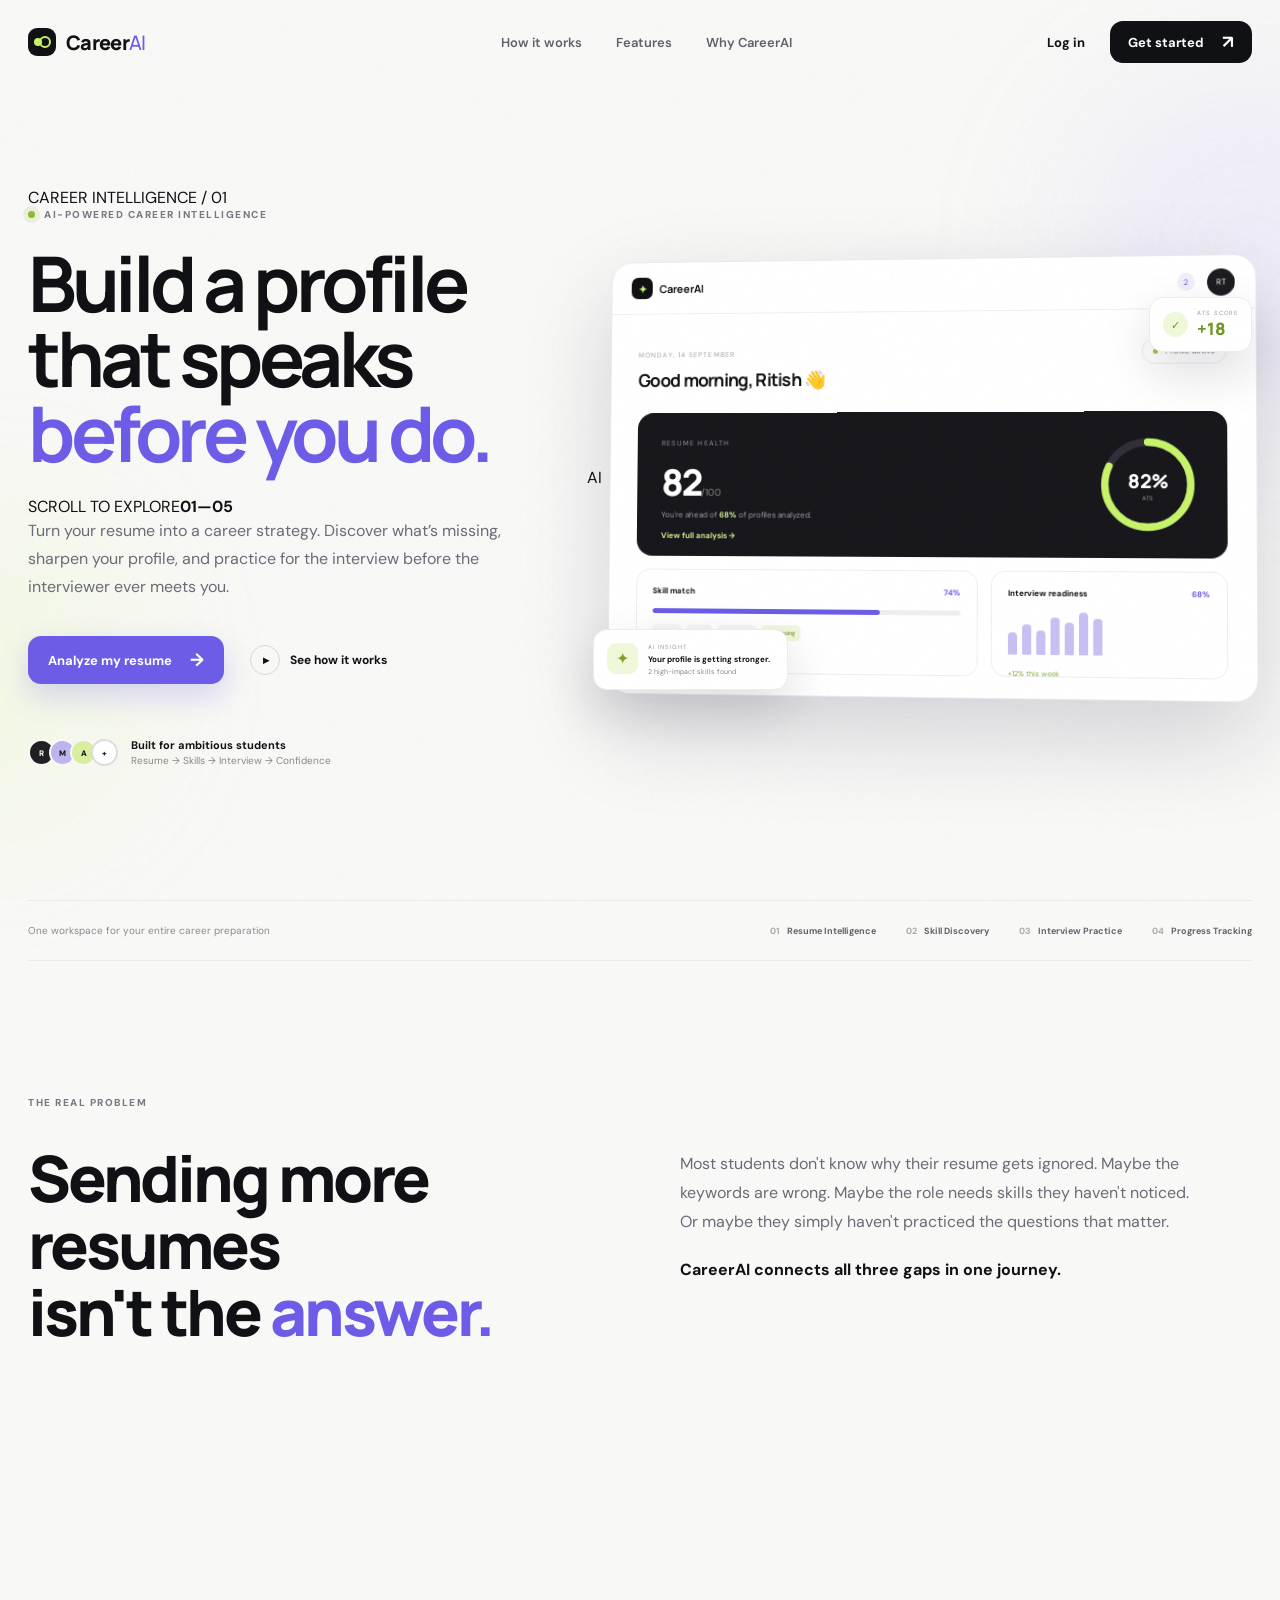
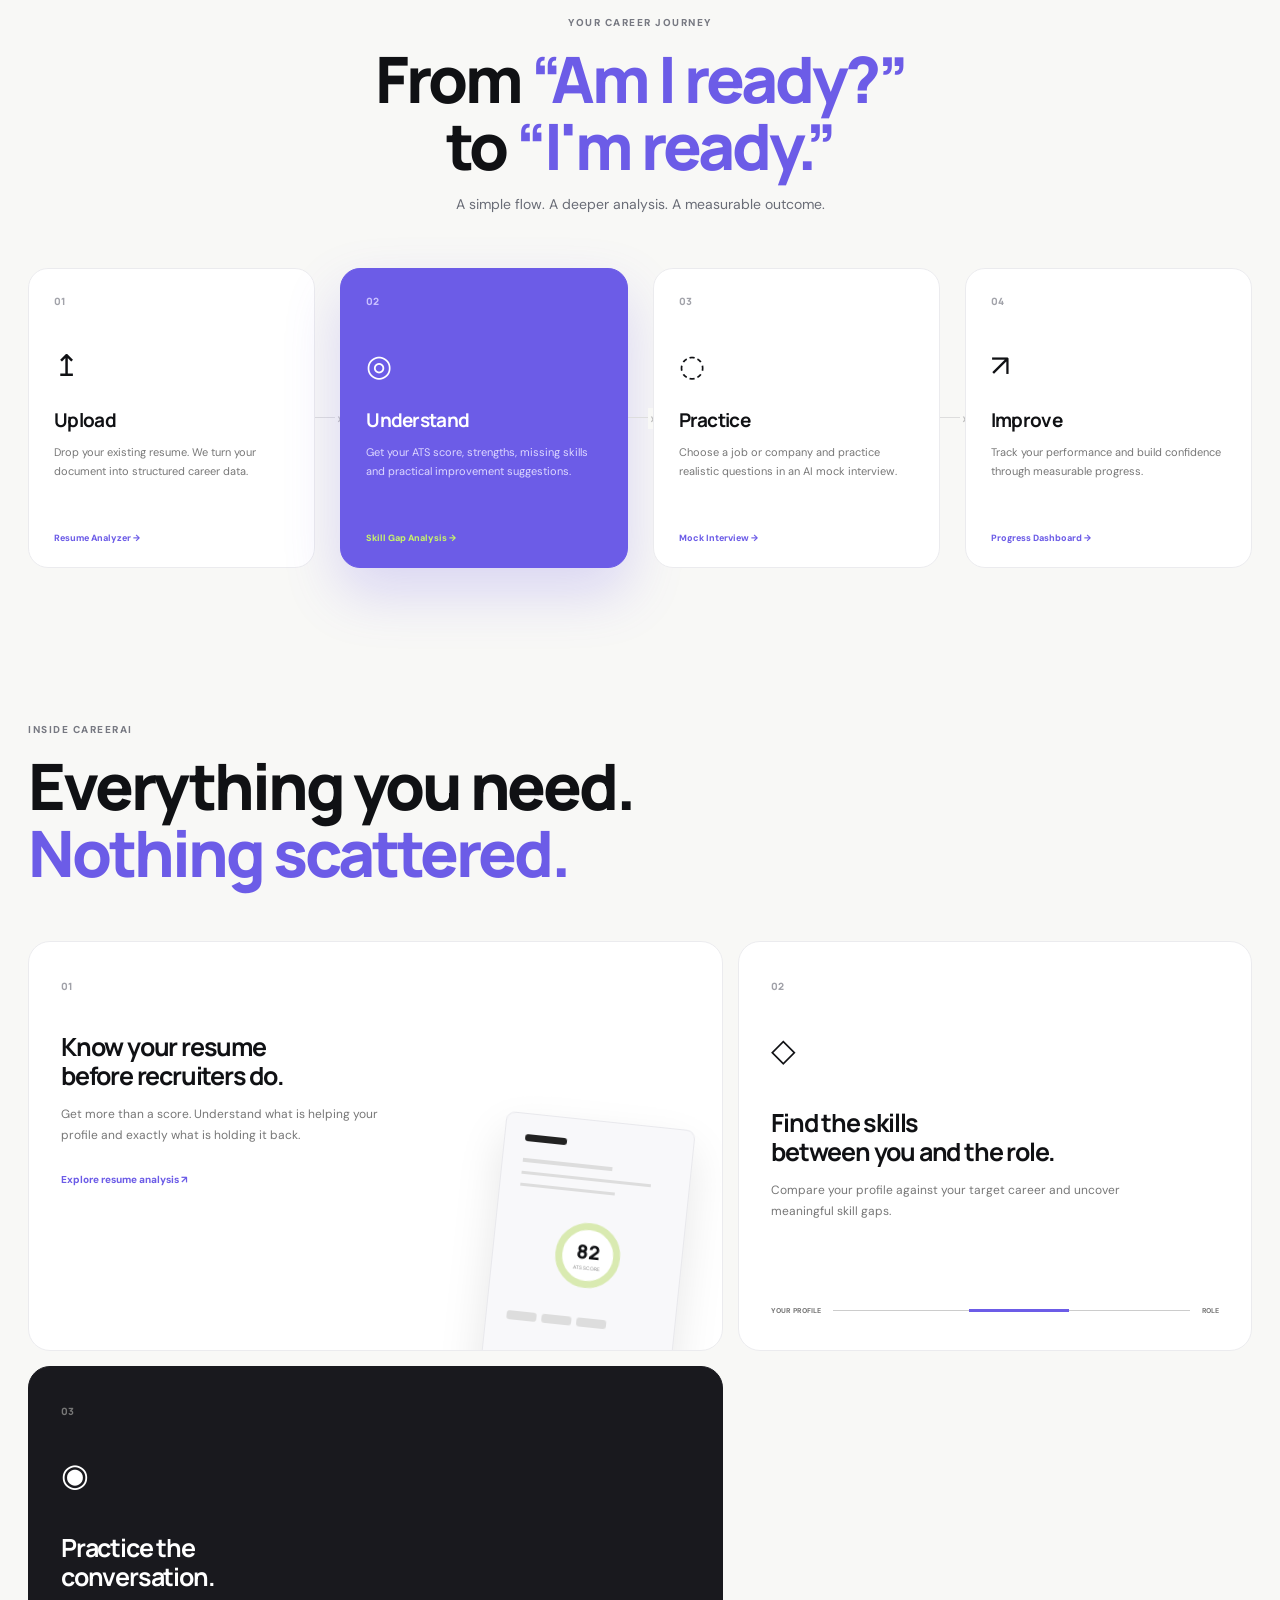
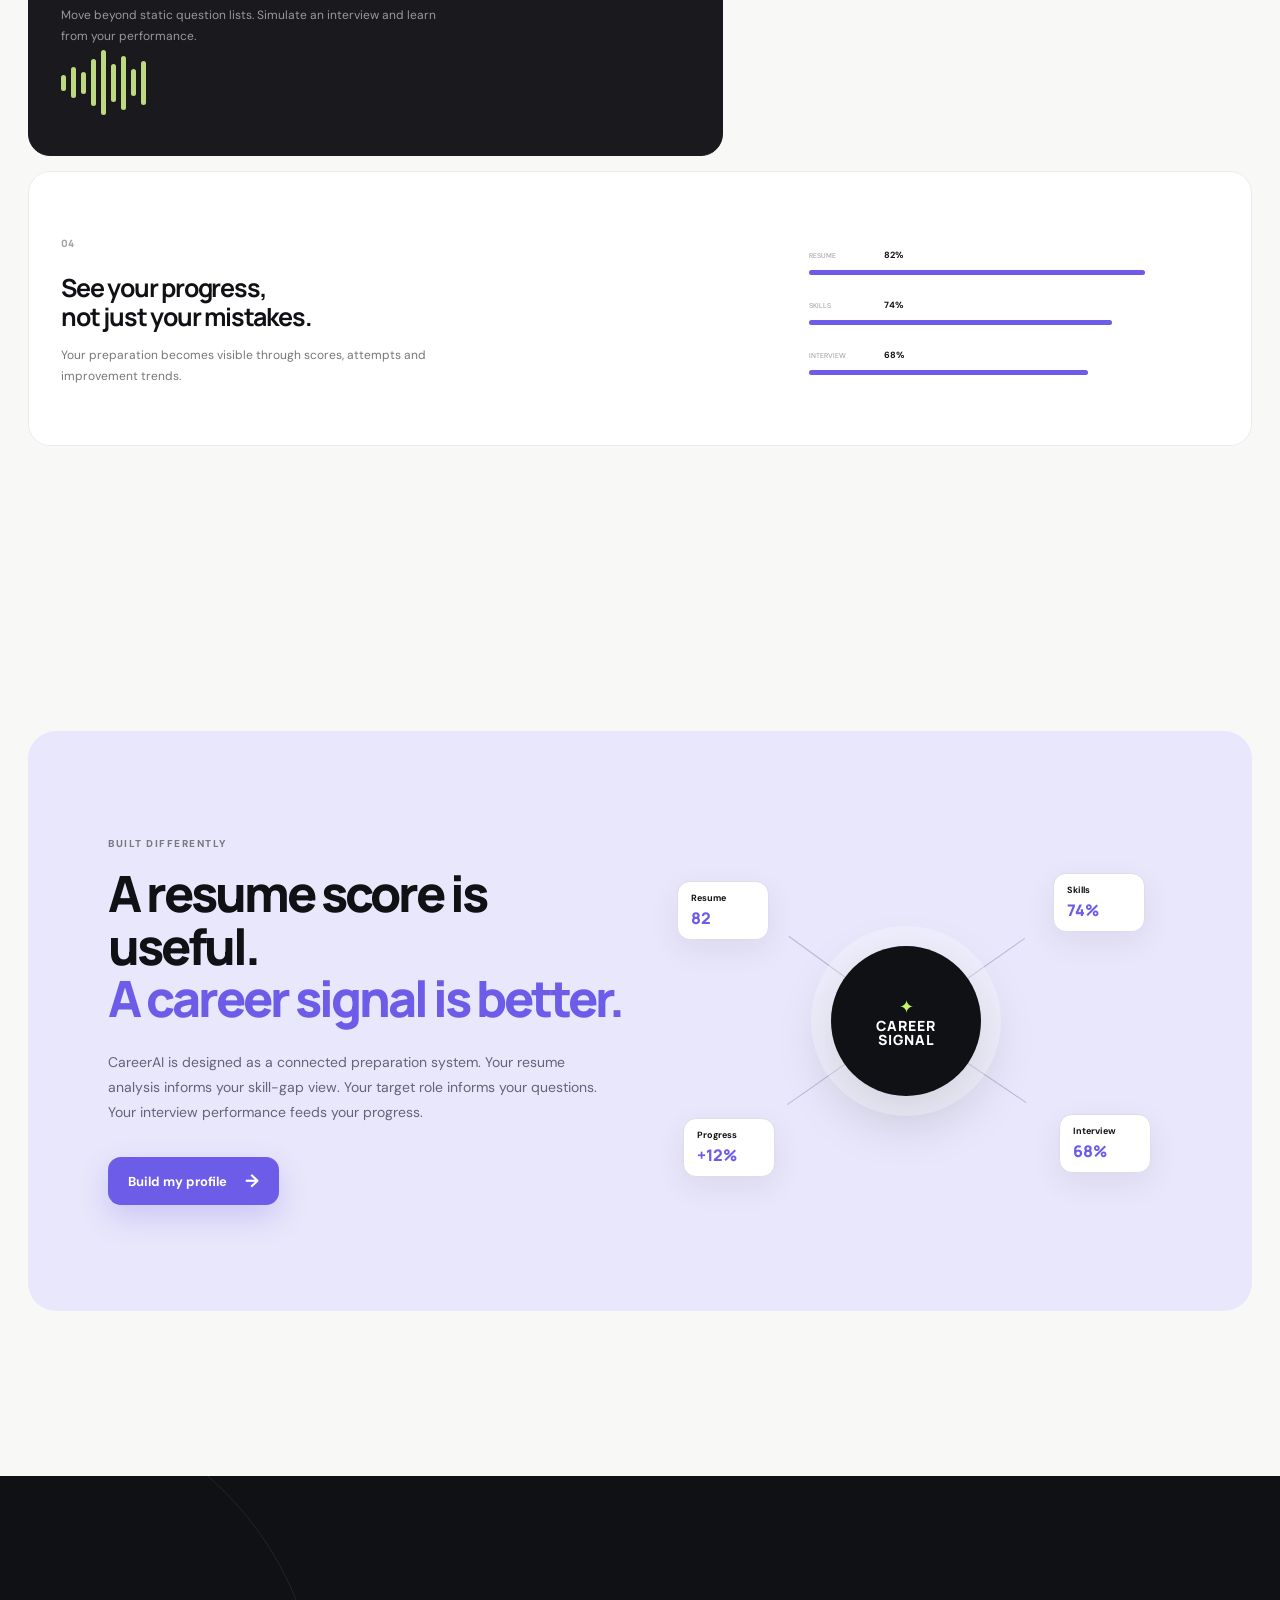
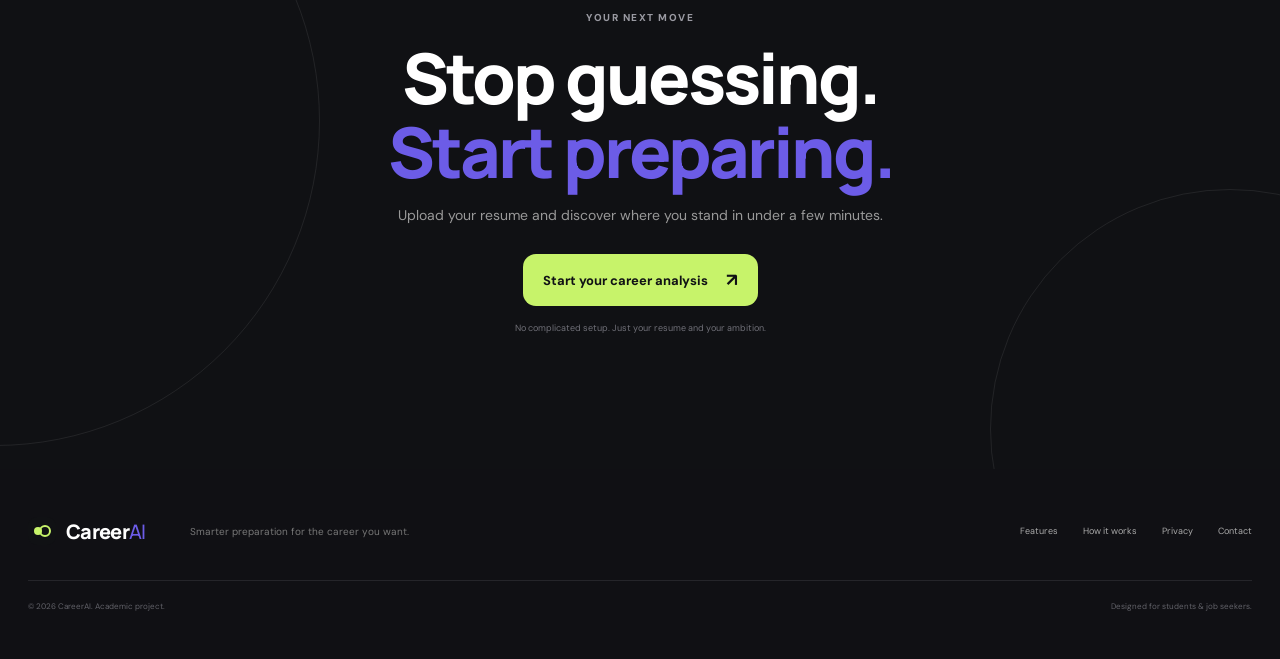
<file: index-1.html>
<!DOCTYPE html>
<html lang="en">
<head>
  <meta charset="UTF-8">
  <meta name="viewport" content="width=device-width, initial-scale=1.0">
  <meta name="description" content="CareerAI — AI-powered resume analysis, skill-gap discovery and interview preparation platform.">
  <title>CareerAI — Build a Career That Gets Noticed</title>
  <link rel="preconnect" href="https://fonts.googleapis.com">
  <link rel="preconnect" href="https://fonts.gstatic.com" crossorigin>
  <link href="https://fonts.googleapis.com/css2?family=DM+Sans:wght@400;500;600;700&family=Manrope:wght@500;600;700;800&display=swap" rel="stylesheet">
  <link rel="stylesheet" href="style.css">
</head>
<body class="dark-experience">
  <div class="cursor-glow" id="cursorGlow"></div>

  <!-- Ambient background -->
  <div class="noise"></div>
  <div class="orb orb-one"></div>
  <div class="orb orb-two"></div>

  <!-- NAVBAR -->
  <header class="navbar">
    <a href="#" class="brand" aria-label="CareerAI home">
      <span class="brand-mark">
        <span class="brand-dot"></span>
        <span class="brand-ring"></span>
      </span>
      <span>Career<span>AI</span></span>
    </a>

    <nav class="nav-links">
      <a href="#how-it-works">How it works</a>
      <a href="#features">Features</a>
      <a href="#why-us">Why CareerAI</a>
    </nav>

    <div class="nav-actions">
      <a href="login.html" class="login-link">Log in</a>
      <a href="register.html" class="btn btn-nav">Get started <span>↗</span></a>
    </div>

    <button class="menu-toggle" aria-label="Open menu">
      <span></span><span></span>
    </button>
  </header>

  <main>

    <!-- HERO -->
    <section class="hero">
      <div class="hero-copy">
        <div class="hero-kicker">
          <span class="kicker-line"></span>
          <span>CAREER INTELLIGENCE / 01</span>
          <span class="kicker-dot"></span>
        </div>
        <div class="eyebrow">
          <span class="pulse"></span>
          AI-powered career intelligence
        </div>

        <h1>Build a profile<br>that <span class="outline-word">speaks</span><br><em>before you do.</em></h1>
        <div class="hero-index"><span>SCROLL TO EXPLORE</span><i></i><b>01—05</b></div>

        <p class="hero-text">
          Turn your resume into a career strategy. Discover what’s missing,
          sharpen your profile, and practice for the interview before the
          interviewer ever meets you.
        </p>

        <div class="hero-actions">
          <a href="register.html" class="btn btn-primary">
            Analyze my resume <span>→</span>
          </a>
          <a href="#how-it-works" class="watch-link">
            <span class="play">▶</span>
            See how it works
          </a>
        </div>

        <div class="trust-row">
          <div class="avatar-stack">
            <span>R</span><span>M</span><span>A</span><span>+</span>
          </div>
          <div>
            <strong>Built for ambitious students</strong>
            <small>Resume → Skills → Interview → Confidence</small>
          </div>
        </div>
      </div>

      <!-- HERO PRODUCT MOCKUP -->
      <div class="hero-visual">
        <div class="grid-floor"></div>
        <div class="visual-glow"></div>
        <div class="orbit orbit-a"></div>
        <div class="orbit orbit-b"></div>
        <div class="orbit-core">AI</div>

        <div class="dashboard-window">
          <div class="window-top">
            <div class="window-brand">
              <span class="mini-logo">✦</span>
              CareerAI
            </div>
            <div class="window-profile">
              <span class="notification">2</span>
              <span class="profile-avatar">RT</span>
            </div>
          </div>

          <div class="dashboard-body">
            <div class="dash-greeting">
              <div>
                <small>MONDAY, 14 SEPTEMBER</small>
                <h3>Good morning, Ritish <span>👋</span></h3>
              </div>
              <div class="mini-status"><span></span> Profile active</div>
            </div>

            <div class="score-card">
              <div class="score-info">
                <span class="card-label">RESUME HEALTH</span>
                <div class="score-line">
                  <strong>82</strong><span>/100</span>
                </div>
                <p>You're ahead of <b>68%</b> of profiles analyzed.</p>
                <a href="#">View full analysis →</a>
              </div>
              <div class="score-chart">
                <svg viewBox="0 0 130 130">
                  <circle class="chart-track" cx="65" cy="65" r="52"></circle>
                  <circle class="chart-progress" cx="65" cy="65" r="52"></circle>
                </svg>
                <div class="chart-center"><b>82%</b><span>ATS</span></div>
              </div>
            </div>

            <div class="dash-grid">
              <div class="dash-card skill-card">
                <div class="card-heading"><span>Skill match</span><b>74%</b></div>
                <div class="skill-bar"><i style="width:74%"></i></div>
                <div class="skill-list">
                  <span>Laravel</span><span>React</span><span>REST APIs</span><span class="missing">+3 missing</span>
                </div>
              </div>

              <div class="dash-card interview-card">
                <div class="card-heading"><span>Interview readiness</span><b>68%</b></div>
                <div class="mini-bars">
                  <i style="height:45%"></i><i style="height:62%"></i><i style="height:51%"></i>
                  <i style="height:78%"></i><i style="height:66%"></i><i style="height:88%"></i>
                  <i style="height:74%"></i>
                </div>
                <small>+12% this week</small>
              </div>
            </div>
          </div>
        </div>

        <!-- Floating insight -->
        <div class="floating-card insight-card">
          <div class="float-icon">✦</div>
          <div>
            <small>AI INSIGHT</small>
            <strong>Your profile is getting stronger.</strong>
            <span>2 high-impact skills found</span>
          </div>
        </div>

        <!-- Floating score -->
        <div class="floating-card score-float">
          <span class="tiny-check">✓</span>
          <div><small>ATS SCORE</small><strong>+18</strong></div>
        </div>
      </div>
    </section>

    <!-- LOGO / SOCIAL PROOF STRIP -->
    <section class="proof-strip">
      <p>One workspace for your entire career preparation</p>
      <div class="proof-items">
        <span><b>01</b> Resume Intelligence</span>
        <span><b>02</b> Skill Discovery</span>
        <span><b>03</b> Interview Practice</span>
        <span><b>04</b> Progress Tracking</span>
      </div>
    </section>

    <!-- PROBLEM -->
    <section class="problem section dark-section">
      <div class="section-tag">THE REAL PROBLEM</div>
      <div class="problem-grid">
        <div>
          <h2>Sending more resumes<br>isn't the <em>answer.</em></h2>
        </div>
        <div class="problem-copy">
          <p>
            Most students don't know why their resume gets ignored. Maybe the
            keywords are wrong. Maybe the role needs skills they haven't
            noticed. Or maybe they simply haven't practiced the questions that
            matter.
          </p>
          <p class="strong-copy">CareerAI connects all three gaps in one journey.</p>
        </div>
      </div>
    </section>

    <!-- HOW IT WORKS -->
    <section class="journey section dark-section" id="how-it-works">
      <div class="section-heading centered">
        <div class="section-tag">YOUR CAREER JOURNEY</div>
        <h2>From <em>“Am I ready?”</em><br>to <em>“I'm ready.”</em></h2>
        <p>A simple flow. A deeper analysis. A measurable outcome.</p>
      </div>

      <div class="steps">
        <div class="step-card">
          <div class="step-number">01</div>
          <div class="step-icon">↥</div>
          <h3>Upload</h3>
          <p>Drop your existing resume. We turn your document into structured career data.</p>
          <span class="step-link">Resume Analyzer →</span>
        </div>

        <div class="step-connector"></div>

        <div class="step-card featured">
          <div class="step-number">02</div>
          <div class="step-icon">◎</div>
          <h3>Understand</h3>
          <p>Get your ATS score, strengths, missing skills and practical improvement suggestions.</p>
          <span class="step-link">Skill Gap Analysis →</span>
        </div>

        <div class="step-connector"></div>

        <div class="step-card">
          <div class="step-number">03</div>
          <div class="step-icon">◌</div>
          <h3>Practice</h3>
          <p>Choose a job or company and practice realistic questions in an AI mock interview.</p>
          <span class="step-link">Mock Interview →</span>
        </div>

        <div class="step-connector"></div>

        <div class="step-card">
          <div class="step-number">04</div>
          <div class="step-icon">↗</div>
          <h3>Improve</h3>
          <p>Track your performance and build confidence through measurable progress.</p>
          <span class="step-link">Progress Dashboard →</span>
        </div>
      </div>
    </section>

    <!-- FEATURES -->
    <section class="features section dark-section" id="features">
      <div class="section-heading">
        <div class="section-tag">INSIDE CAREERAI</div>
        <h2>Everything you need.<br><em>Nothing scattered.</em></h2>
      </div>

      <div class="feature-grid">
        <article class="feature-card feature-large">
          <div class="feature-copy">
            <span class="feature-number">01</span>
            <h3>Know your resume<br>before recruiters do.</h3>
            <p>Get more than a score. Understand what is helping your profile and exactly what is holding it back.</p>
            <a href="#">Explore resume analysis <span>↗</span></a>
          </div>
          <div class="resume-preview">
            <div class="resume-top"></div>
            <div class="resume-title"></div>
            <div class="resume-line long"></div>
            <div class="resume-line medium"></div>
            <div class="resume-score"><strong>82</strong><small>ATS SCORE</small></div>
            <div class="resume-tags"><i></i><i></i><i></i></div>
          </div>
        </article>

        <article class="feature-card">
          <span class="feature-number">02</span>
          <div class="feature-icon">◇</div>
          <h3>Find the skills<br>between you and the role.</h3>
          <p>Compare your profile against your target career and uncover meaningful skill gaps.</p>
          <div class="gap-demo">
            <span>YOUR PROFILE</span><i></i><b>ROLE</b>
          </div>
        </article>

        <article class="feature-card dark-card">
          <span class="feature-number">03</span>
          <div class="feature-icon">◉</div>
          <h3>Practice the<br>conversation.</h3>
          <p>Move beyond static question lists. Simulate an interview and learn from your performance.</p>
          <div class="wave">
            <i></i><i></i><i></i><i></i><i></i><i></i><i></i><i></i><i></i>
          </div>
        </article>

        <article class="feature-card feature-wide">
          <div>
            <span class="feature-number">04</span>
            <h3>See your progress,<br>not just your mistakes.</h3>
            <p>Your preparation becomes visible through scores, attempts and improvement trends.</p>
          </div>
          <div class="progress-demo">
            <div><small>RESUME</small><b>82%</b><span style="width:82%"></span></div>
            <div><small>SKILLS</small><b>74%</b><span style="width:74%"></span></div>
            <div><small>INTERVIEW</small><b>68%</b><span style="width:68%"></span></div>
          </div>
        </article>
      </div>
    </section>

    <!-- WHY -->
    <section class="why section dark-section" id="why-us">
      <div class="why-inner">
        <div class="why-copy">
          <div class="section-tag">BUILT DIFFERENTLY</div>
          <h2>A resume score is useful.<br><em>A career signal is better.</em></h2>
          <p>
            CareerAI is designed as a connected preparation system. Your resume
            analysis informs your skill-gap view. Your target role informs your
            questions. Your interview performance feeds your progress.
          </p>
          <a href="register.html" class="btn btn-primary">Build my profile <span>→</span></a>
        </div>

        <div class="signal-visual">
          <div class="signal-center">
            <span>✦</span>
            <strong>CAREER<br>SIGNAL</strong>
          </div>
          <div class="signal-node node-1"><b>Resume</b><small>82</small></div>
          <div class="signal-node node-2"><b>Skills</b><small>74%</small></div>
          <div class="signal-node node-3"><b>Interview</b><small>68%</small></div>
          <div class="signal-node node-4"><b>Progress</b><small>+12%</small></div>
          <div class="signal-line line-1"></div>
          <div class="signal-line line-2"></div>
          <div class="signal-line line-3"></div>
          <div class="signal-line line-4"></div>
        </div>
      </div>
    </section>

    <!-- CTA -->
    <section class="cta section">
      <div class="cta-shape shape-one"></div>
      <div class="cta-shape shape-two"></div>
      <div class="cta-content">
        <div class="section-tag">YOUR NEXT MOVE</div>
        <h2>Stop guessing.<br><em>Start preparing.</em></h2>
        <p>Upload your resume and discover where you stand in under a few minutes.</p>
        <a href="register.html" class="btn btn-light">Start your career analysis <span>↗</span></a>
        <small>No complicated setup. Just your resume and your ambition.</small>
      </div>
    </section>
  </main>

  <!-- FOOTER -->
  <footer class="footer">
    <div class="footer-top">
      <a href="#" class="brand footer-brand">
        <span class="brand-mark"><span class="brand-dot"></span><span class="brand-ring"></span></span>
        <span>Career<span>AI</span></span>
      </a>
      <p>Smarter preparation for the career you want.</p>
      <div class="footer-links">
        <a href="#features">Features</a>
        <a href="#how-it-works">How it works</a>
        <a href="#">Privacy</a>
        <a href="#">Contact</a>
      </div>
    </div>
    <div class="footer-bottom">
      <span>© 2026 CareerAI. Academic project.</span>
      <span>Designed for students & job seekers.</span>
    </div>
  </footer>

  <script>
    // Cursor light — desktop only
    const glow = document.getElementById('cursorGlow');
    window.addEventListener('pointermove', (e) => {
      glow.style.left = e.clientX + 'px';
      glow.style.top = e.clientY + 'px';
    });

    // Small mobile navigation interaction
    const menu = document.querySelector('.menu-toggle');
    const nav = document.querySelector('.nav-links');
    menu?.addEventListener('click', () => {
      nav.classList.toggle('open');
      menu.classList.toggle('active');
    });

    // Subtle reveal animation
    const observer = new IntersectionObserver((entries) => {
      entries.forEach(entry => {
        if (entry.isIntersecting) entry.target.classList.add('visible');
      });
    }, { threshold: 0.12 });

    document.querySelectorAll('.section, .feature-card, .step-card').forEach(el => observer.observe(el));
  </script>
</body>
</html>
</file>
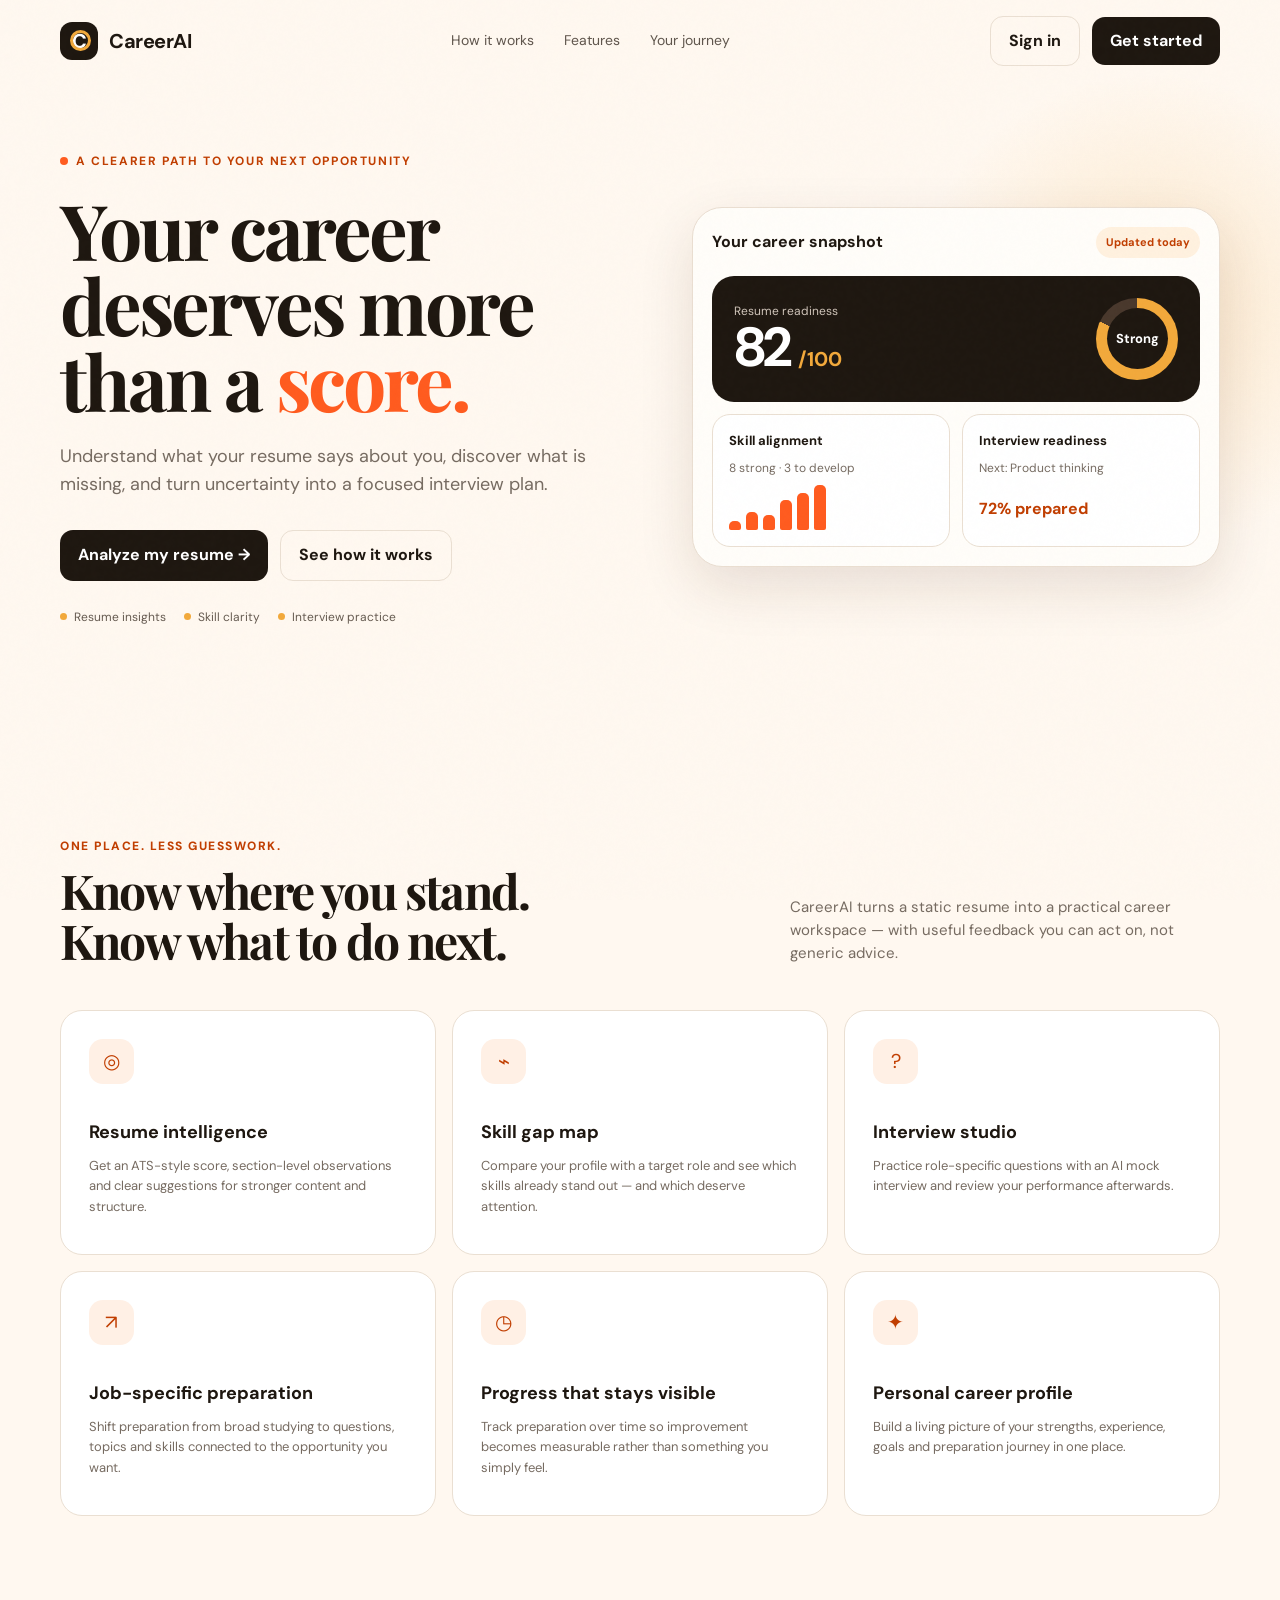
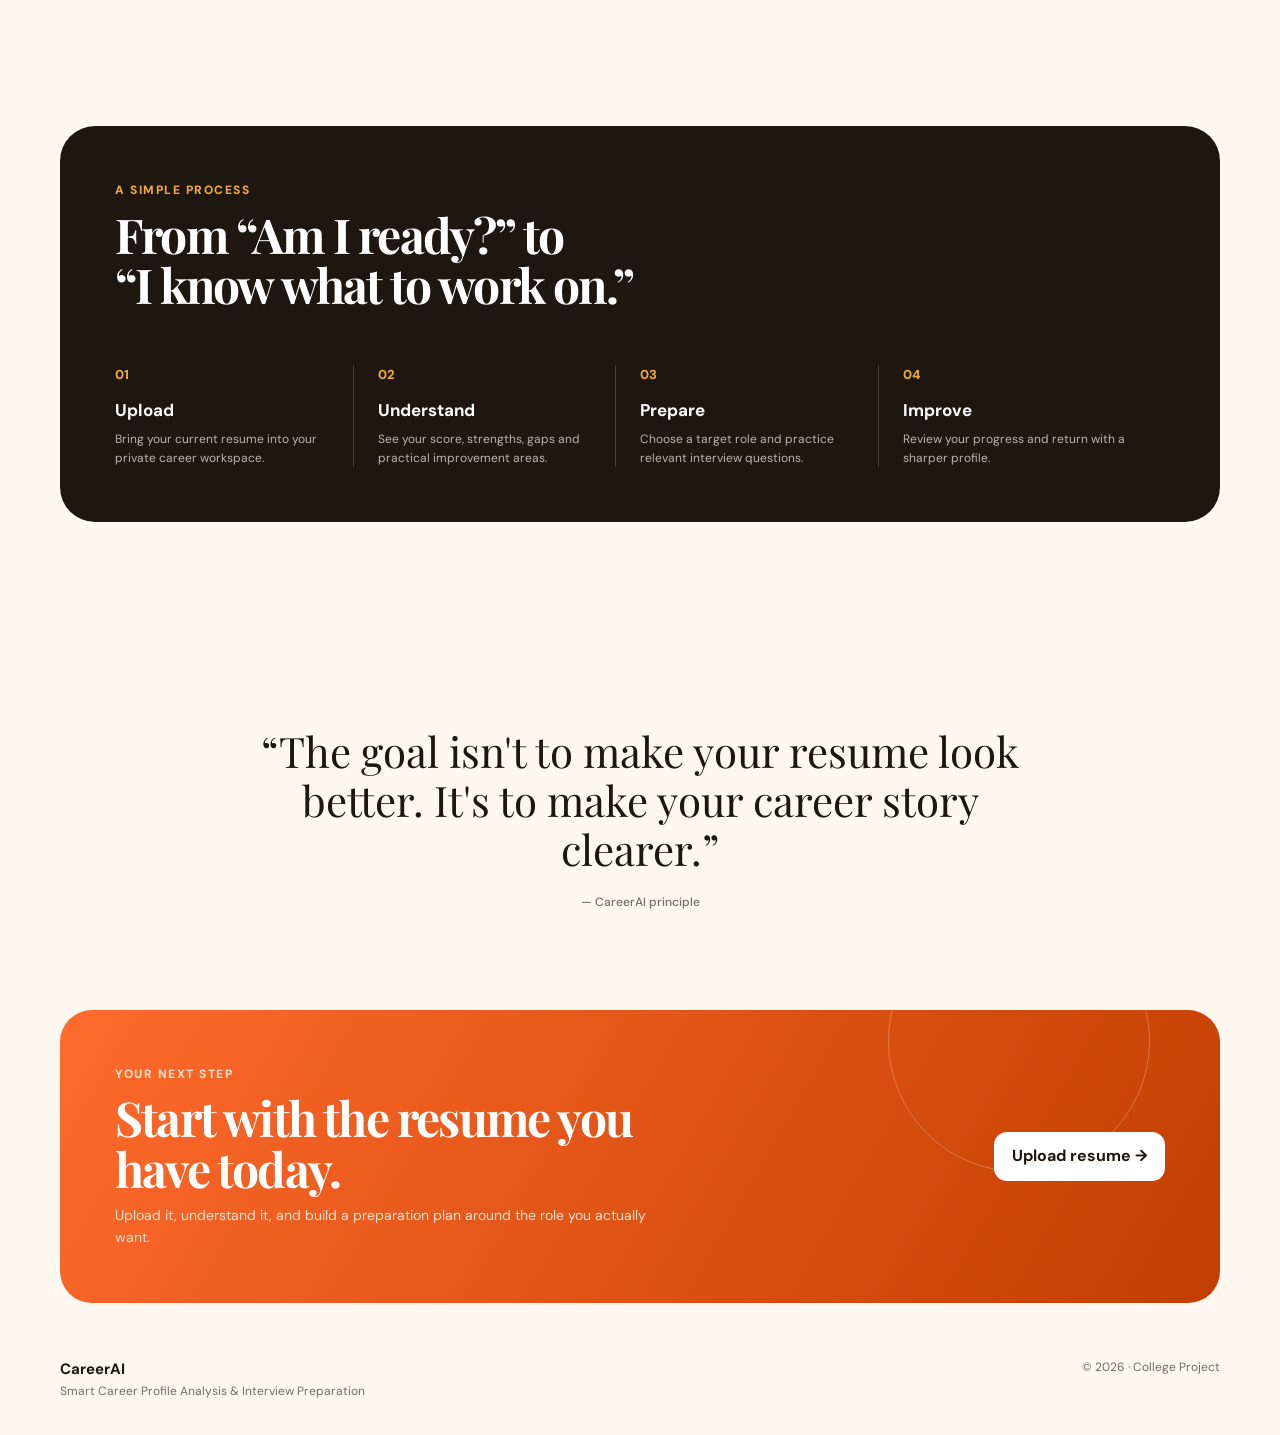
<file: index-4.html>
<!DOCTYPE html>
<html lang="en">
<head>
  <meta charset="UTF-8">
  <meta name="viewport" content="width=device-width, initial-scale=1.0">
  <title>CareerAI — Smart Career Profile Analysis</title>
  <meta name="description" content="A thoughtful career workspace for resume analysis, skill discovery and interview preparation.">
  <link rel="preconnect" href="https://fonts.googleapis.com">
  <link rel="preconnect" href="https://fonts.gstatic.com" crossorigin>
  <link href="https://fonts.googleapis.com/css2?family=DM+Sans:wght@400;500;600;700&family=Playfair+Display:wght@600;700&display=swap" rel="stylesheet">
  <style>
    :root{
      --paper:#FFF8F0; --ink:#1E1710; --saffron:#FF5B1F; --burnt:#C13E00;
      --amber:#F2A93B; --cream:#fffdf9; --line:#eadfd2; --muted:#766b61;
      --shadow:0 20px 55px rgba(63,34,14,.12);
      --radius:24px;
    }
    *{box-sizing:border-box;margin:0;padding:0}
    html{scroll-behavior:smooth}
    body{font-family:"DM Sans",sans-serif;color:var(--ink);background:var(--paper);line-height:1.55;overflow-x:hidden}
    a{text-decoration:none;color:inherit}
    button{font:inherit}
    .grain{position:fixed;inset:0;pointer-events:none;opacity:.035;z-index:50;background-image:url("data:image/svg+xml,%3Csvg viewBox='0 0 180 180' xmlns='http://www.w3.org/2000/svg'%3E%3Cfilter id='n'%3E%3CfeTurbulence type='fractalNoise' baseFrequency='.8' numOctaves='3' stitchTiles='stitch'/%3E%3C/filter%3E%3Crect width='100%25' height='100%25' filter='url(%23n)' opacity='.45'/%3E%3C/svg%3E")}
    .container{width:min(1160px,92%);margin:auto}
    .nav{height:82px;display:flex;align-items:center;justify-content:space-between;position:relative;z-index:10}
    .brand{display:flex;align-items:center;gap:11px;font-weight:700;letter-spacing:-.5px;font-size:20px}
    .mark{width:38px;height:38px;border-radius:12px;background:var(--ink);display:grid;place-items:center;color:#fff;font-weight:700;position:relative;overflow:hidden}
    .mark:after{content:"";width:15px;height:15px;border:3px solid var(--amber);border-radius:50%;position:absolute;top:8px;right:7px}
    .links{display:flex;gap:30px;align-items:center;color:#5f554c;font-size:14px}
    .links a:hover{color:var(--saffron)}
    .nav-actions{display:flex;gap:12px;align-items:center}
    .btn{border:0;border-radius:13px;padding:12px 18px;font-weight:700;cursor:pointer;transition:.25s;display:inline-flex;align-items:center;justify-content:center;gap:8px}
    .btn-outline{background:transparent;border:1px solid var(--line);color:var(--ink)}
    .btn-outline:hover{border-color:var(--ink);transform:translateY(-2px)}
    .btn-primary{background:var(--ink);color:#fff}
    .btn-primary:hover{background:var(--burnt);transform:translateY(-2px);box-shadow:0 12px 25px rgba(193,62,0,.2)}
    .hero{min-height:650px;display:grid;grid-template-columns:1.04fr .96fr;gap:60px;align-items:center;padding:60px 0 100px;position:relative}
    .hero:before{content:"";position:absolute;width:520px;height:520px;background:radial-gradient(circle,rgba(242,169,59,.2),transparent 65%);right:-190px;top:-30px;z-index:-1}
    .eyebrow{display:inline-flex;align-items:center;gap:8px;color:var(--burnt);font-size:12px;font-weight:700;letter-spacing:1.6px;text-transform:uppercase;margin-bottom:22px}
    .eyebrow span{width:8px;height:8px;background:var(--saffron);border-radius:50%}
    h1{font-family:"Playfair Display",serif;font-size:clamp(52px,6vw,82px);line-height:.98;letter-spacing:-3px;max-width:720px}
    h1 em{font-style:normal;color:var(--saffron)}
    .hero-copy{font-size:18px;color:var(--muted);max-width:570px;margin:25px 0 31px}
    .hero-buttons{display:flex;gap:12px;flex-wrap:wrap}
    .micro{display:flex;gap:18px;margin-top:27px;color:#665b51;font-size:12px}
    .micro span{display:flex;align-items:center;gap:7px}
    .dot{width:7px;height:7px;border-radius:50%;background:var(--amber)}
    .dashboard{background:var(--cream);border:1px solid #eaded1;border-radius:30px;padding:19px;box-shadow:var(--shadow);transform:rotate(1.2deg);animation:float 6s ease-in-out infinite}
    @keyframes float{50%{transform:rotate(0) translateY(-8px)}}
    .dash-top{display:flex;justify-content:space-between;align-items:center;margin-bottom:18px}
    .dash-title{font-weight:700}.pill{font-size:11px;padding:7px 10px;border-radius:99px;background:#fff1df;color:var(--burnt);font-weight:700}
    .score-card{background:var(--ink);color:#fff;border-radius:22px;padding:22px;display:flex;justify-content:space-between;align-items:center}
    .score-label{font-size:12px;color:#cfc4b9}.score{font-size:55px;font-weight:700;letter-spacing:-3px;line-height:1}.score b{color:var(--amber);font-size:20px;letter-spacing:0}
    .ring{width:82px;height:82px;border-radius:50%;background:conic-gradient(var(--amber) 0 82%,#49382c 82%);display:grid;place-items:center;position:relative}
    .ring:after{content:"";position:absolute;width:61px;height:61px;border-radius:50%;background:var(--ink)}
    .ring strong{position:relative;z-index:1;font-size:13px}
    .dash-grid{display:grid;grid-template-columns:1fr 1fr;gap:12px;margin-top:12px}
    .mini{border:1px solid var(--line);border-radius:18px;padding:16px;background:#fff}
    .mini h4{font-size:13px;margin-bottom:8px}.mini p{font-size:12px;color:var(--muted)}
    .bars{display:flex;gap:5px;align-items:flex-end;height:45px;margin-top:8px}
    .bars i{display:block;width:12px;background:var(--saffron);border-radius:5px 5px 2px 2px}.bars i:nth-child(1){height:22%}.bars i:nth-child(2){height:42%}.bars i:nth-child(3){height:34%}.bars i:nth-child(4){height:68%}.bars i:nth-child(5){height:83%}.bars i:nth-child(6){height:100%}
    .section{padding:105px 0}
    .section-head{display:flex;justify-content:space-between;align-items:end;gap:30px;margin-bottom:45px}
    .section-kicker{color:var(--burnt);font-size:12px;font-weight:800;text-transform:uppercase;letter-spacing:1.5px}
    h2{font-family:"Playfair Display",serif;font-size:48px;line-height:1.05;letter-spacing:-1.8px;margin-top:9px}
    .section-head p{max-width:430px;color:var(--muted);font-size:15px}
    .features{display:grid;grid-template-columns:repeat(3,1fr);gap:16px}
    .feature{background:#fff;border:1px solid var(--line);border-radius:22px;padding:28px;min-height:245px;transition:.3s}
    .feature:hover{transform:translateY(-7px);box-shadow:var(--shadow);border-color:#decbbb}
    .icon{width:45px;height:45px;border-radius:14px;background:#fff0e5;display:grid;place-items:center;color:var(--burnt);font-size:20px;margin-bottom:35px}
    .feature h3{font-size:18px;margin-bottom:9px}.feature p{font-size:13px;color:var(--muted)}
    .workflow{background:var(--ink);color:#fff;border-radius:35px;padding:55px}
    .workflow .section-kicker{color:var(--amber)}
    .workflow h2{color:#fff;max-width:600px}
    .steps{display:grid;grid-template-columns:repeat(4,1fr);gap:0;margin-top:55px}
    .step{padding:0 24px 0 0;border-right:1px solid #4b4037;margin-right:24px}.step:last-child{border:0;margin:0}
    .num{color:var(--amber);font-size:13px;font-weight:800}.step h3{font-size:17px;margin:12px 0 7px}.step p{font-size:12px;color:#bdb3aa}
    .quote{padding:100px 0;text-align:center}.quote blockquote{font-family:"Playfair Display",serif;font-size:42px;line-height:1.16;max-width:800px;margin:auto}.quote cite{display:block;color:var(--muted);font:500 12px "DM Sans";margin-top:20px}
    .cta{background:linear-gradient(120deg,#ff6a2d,#c13e00);border-radius:32px;padding:55px;color:#fff;display:flex;align-items:center;justify-content:space-between;gap:30px;overflow:hidden;position:relative}
    .cta:after{content:"";position:absolute;width:260px;height:260px;border:1px solid rgba(255,255,255,.25);border-radius:50%;right:70px;top:-100px}
    .cta h2{max-width:600px}.cta p{color:#ffe1cf;margin-top:12px;max-width:550px;font-size:14px}.cta .btn{background:#fff;color:var(--ink);position:relative;z-index:1}
    footer{padding:55px 0 35px;display:flex;justify-content:space-between;color:#756a60;font-size:12px}.footer-brand{font-weight:700;color:var(--ink);font-size:15px}
    .reveal{opacity:0;transform:translateY(24px);transition:.7s ease}.reveal.show{opacity:1;transform:none}
    @media(max-width:850px){
      .links{display:none}.hero{grid-template-columns:1fr;padding-top:40px}.dashboard{max-width:650px;width:100%;margin:auto}
      .features{grid-template-columns:1fr 1fr}.steps{grid-template-columns:1fr 1fr;gap:30px}.step{border:0;margin:0}.section-head{display:block}.section-head p{margin-top:18px}.cta{display:block}.cta .btn{margin-top:25px}
    }
    @media(max-width:560px){
      .nav-actions .btn-outline{display:none}.hero{padding-bottom:70px}h1{font-size:51px;letter-spacing:-2px}.hero-copy{font-size:16px}.features,.dash-grid{grid-template-columns:1fr}.workflow{padding:32px 24px}.steps{grid-template-columns:1fr}.quote blockquote{font-size:31px}.cta{padding:35px 25px}footer{display:block}.footer-brand{margin-bottom:10px}
    }
  </style>
</head>
<body>
<div class="grain"></div>
<header class="container nav">
  <a class="brand" href="#"><span class="mark">C</span> CareerAI</a>
  <nav class="links">
    <a href="#how">How it works</a><a href="#features">Features</a><a href="#journey">Your journey</a>
  </nav>
  <div class="nav-actions"><button class="btn btn-outline" onclick="showToast('Demo login selected')">Sign in</button><a class="btn btn-primary" href="#start">Get started</a></div>
</header>

<main>
<section class="container hero">
  <div class="reveal">
    <div class="eyebrow"><span></span> A clearer path to your next opportunity</div>
    <h1>Your career deserves more than a <em>score.</em></h1>
    <p class="hero-copy">Understand what your resume says about you, discover what is missing, and turn uncertainty into a focused interview plan.</p>
    <div class="hero-buttons"><a class="btn btn-primary" href="#start">Analyze my resume →</a><a class="btn btn-outline" href="#how">See how it works</a></div>
    <div class="micro"><span><i class="dot"></i> Resume insights</span><span><i class="dot"></i> Skill clarity</span><span><i class="dot"></i> Interview practice</span></div>
  </div>
  <div class="dashboard reveal" aria-label="Product dashboard preview">
    <div class="dash-top"><div class="dash-title">Your career snapshot</div><div class="pill">Updated today</div></div>
    <div class="score-card"><div><div class="score-label">Resume readiness</div><div class="score">82 <b>/100</b></div></div><div class="ring"><strong>Strong</strong></div></div>
    <div class="dash-grid">
      <div class="mini"><h4>Skill alignment</h4><p>8 strong · 3 to develop</p><div class="bars"><i></i><i></i><i></i><i></i><i></i><i></i></div></div>
      <div class="mini"><h4>Interview readiness</h4><p>Next: Product thinking</p><div style="margin-top:20px;font-weight:700;color:var(--burnt)">72% prepared</div></div>
    </div>
  </div>
</section>

<section class="section container reveal" id="features">
  <div class="section-head"><div><div class="section-kicker">One place. Less guesswork.</div><h2>Know where you stand.<br>Know what to do next.</h2></div><p>CareerAI turns a static resume into a practical career workspace — with useful feedback you can act on, not generic advice.</p></div>
  <div class="features">
    <article class="feature"><div class="icon">◎</div><h3>Resume intelligence</h3><p>Get an ATS-style score, section-level observations and clear suggestions for stronger content and structure.</p></article>
    <article class="feature"><div class="icon">⌁</div><h3>Skill gap map</h3><p>Compare your profile with a target role and see which skills already stand out — and which deserve attention.</p></article>
    <article class="feature"><div class="icon">?</div><h3>Interview studio</h3><p>Practice role-specific questions with an AI mock interview and review your performance afterwards.</p></article>
    <article class="feature"><div class="icon">↗</div><h3>Job-specific preparation</h3><p>Shift preparation from broad studying to questions, topics and skills connected to the opportunity you want.</p></article>
    <article class="feature"><div class="icon">◷</div><h3>Progress that stays visible</h3><p>Track preparation over time so improvement becomes measurable rather than something you simply feel.</p></article>
    <article class="feature"><div class="icon">✦</div><h3>Personal career profile</h3><p>Build a living picture of your strengths, experience, goals and preparation journey in one place.</p></article>
  </div>
</section>

<section class="container section reveal" id="how">
  <div class="workflow">
    <div class="section-kicker">A simple process</div>
    <h2>From “Am I ready?” to<br>“I know what to work on.”</h2>
    <div class="steps">
      <div class="step"><div class="num">01</div><h3>Upload</h3><p>Bring your current resume into your private career workspace.</p></div>
      <div class="step"><div class="num">02</div><h3>Understand</h3><p>See your score, strengths, gaps and practical improvement areas.</p></div>
      <div class="step"><div class="num">03</div><h3>Prepare</h3><p>Choose a target role and practice relevant interview questions.</p></div>
      <div class="step"><div class="num">04</div><h3>Improve</h3><p>Review your progress and return with a sharper profile.</p></div>
    </div>
  </div>
</section>

<section class="quote container reveal" id="journey">
  <blockquote>“The goal isn't to make your resume look better. It's to make your career story clearer.”</blockquote>
  <cite>— CareerAI principle</cite>
</section>

<section class="container reveal" id="start">
  <div class="cta">
    <div><div class="section-kicker" style="color:#ffe0c8">Your next step</div><h2>Start with the resume you have today.</h2><p>Upload it, understand it, and build a preparation plan around the role you actually want.</p></div>
    <button class="btn" onclick="showToast('Resume upload will connect to the backend here.')">Upload resume →</button>
  </div>
</section>
</main>

<footer class="container"><div><div class="footer-brand">CareerAI</div><div>Smart Career Profile Analysis & Interview Preparation</div></div><div>© 2026 · College Project</div></footer>

<script>
  const observer = new IntersectionObserver(entries => entries.forEach(e => { if(e.isIntersecting) e.target.classList.add('show') }), {threshold:.12});
  document.querySelectorAll('.reveal').forEach(el => observer.observe(el));
  function showToast(msg){
    let t=document.querySelector('.toast');
    if(!t){t=document.createElement('div');t.className='toast';document.body.appendChild(t)}
    t.textContent=msg;t.classList.add('on');setTimeout(()=>t.classList.remove('on'),2500);
  }
</script>
<style>
.toast{position:fixed;left:50%;bottom:25px;transform:translate(-50%,20px);background:var(--ink);color:#fff;padding:13px 18px;border-radius:12px;font-size:13px;opacity:0;pointer-events:none;transition:.3s;z-index:100}.toast.on{opacity:1;transform:translate(-50%,0)}
</style>
</body>
</html>
</file>
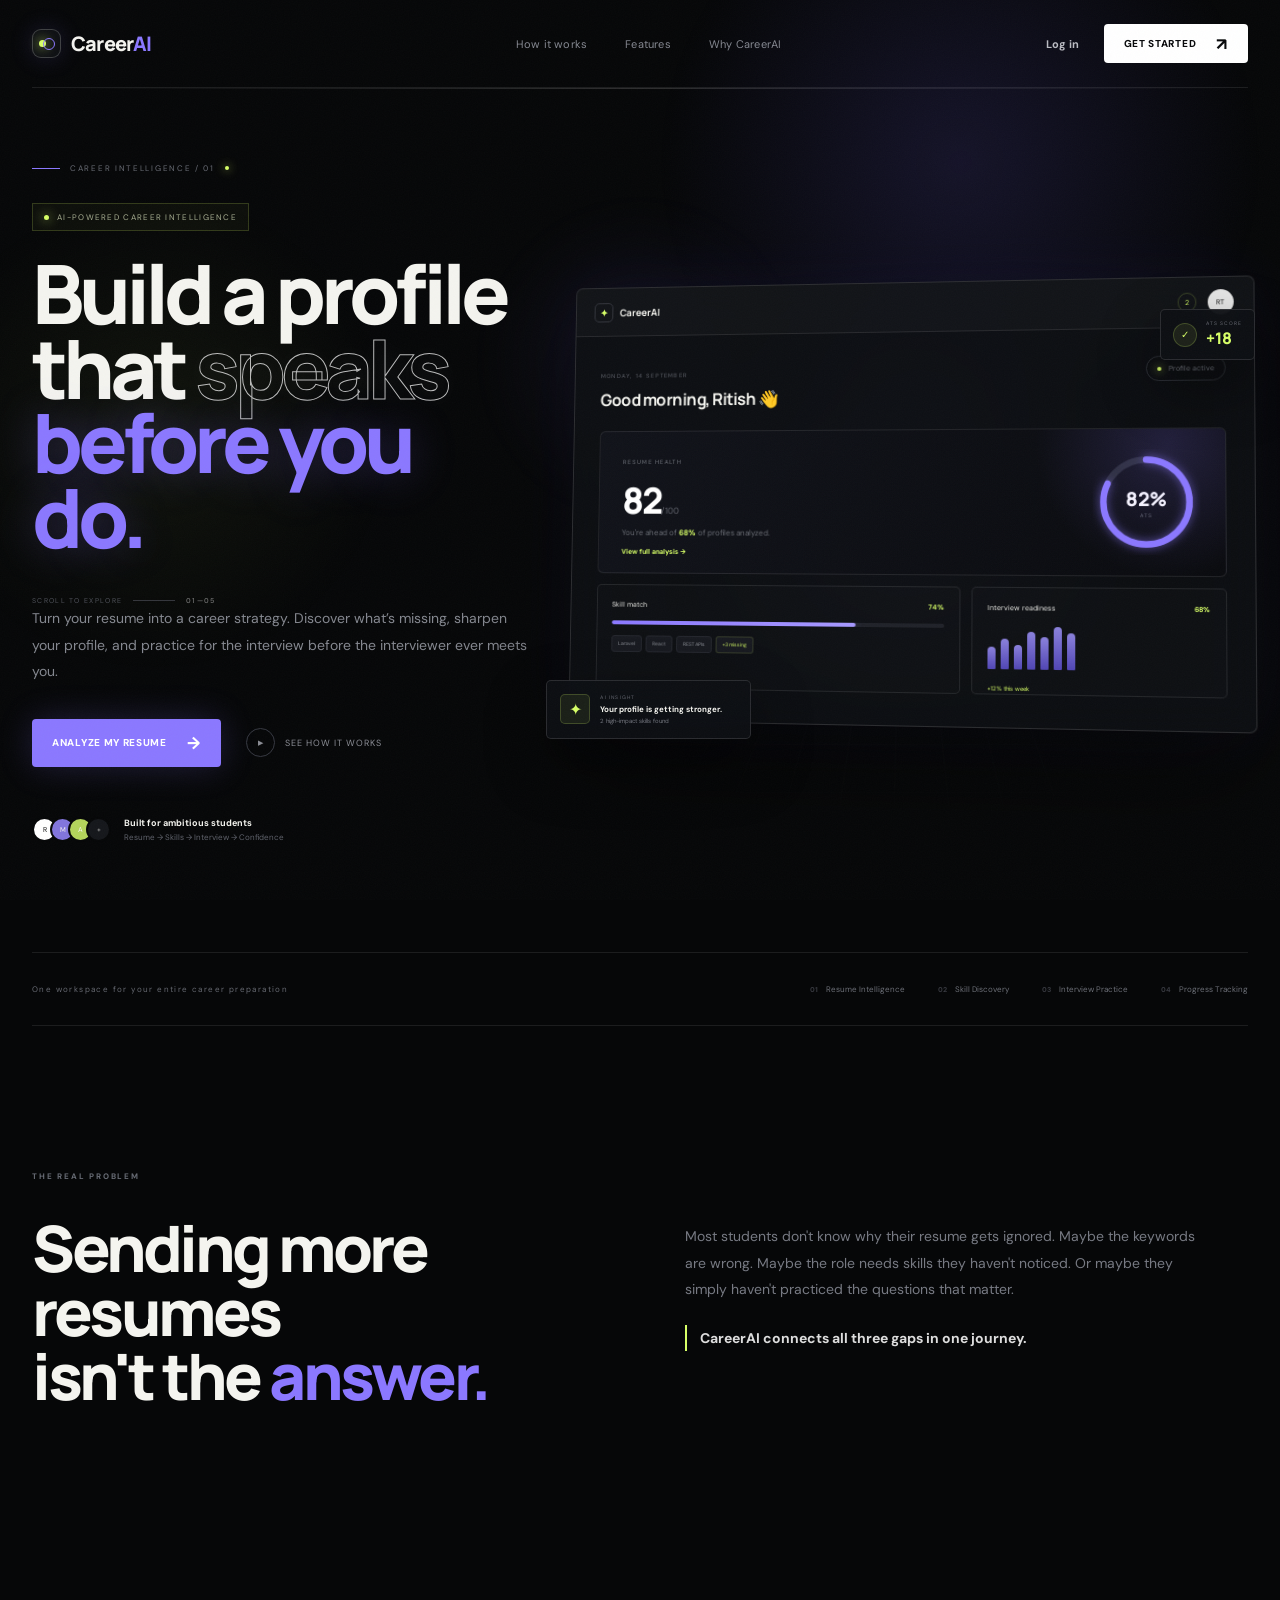
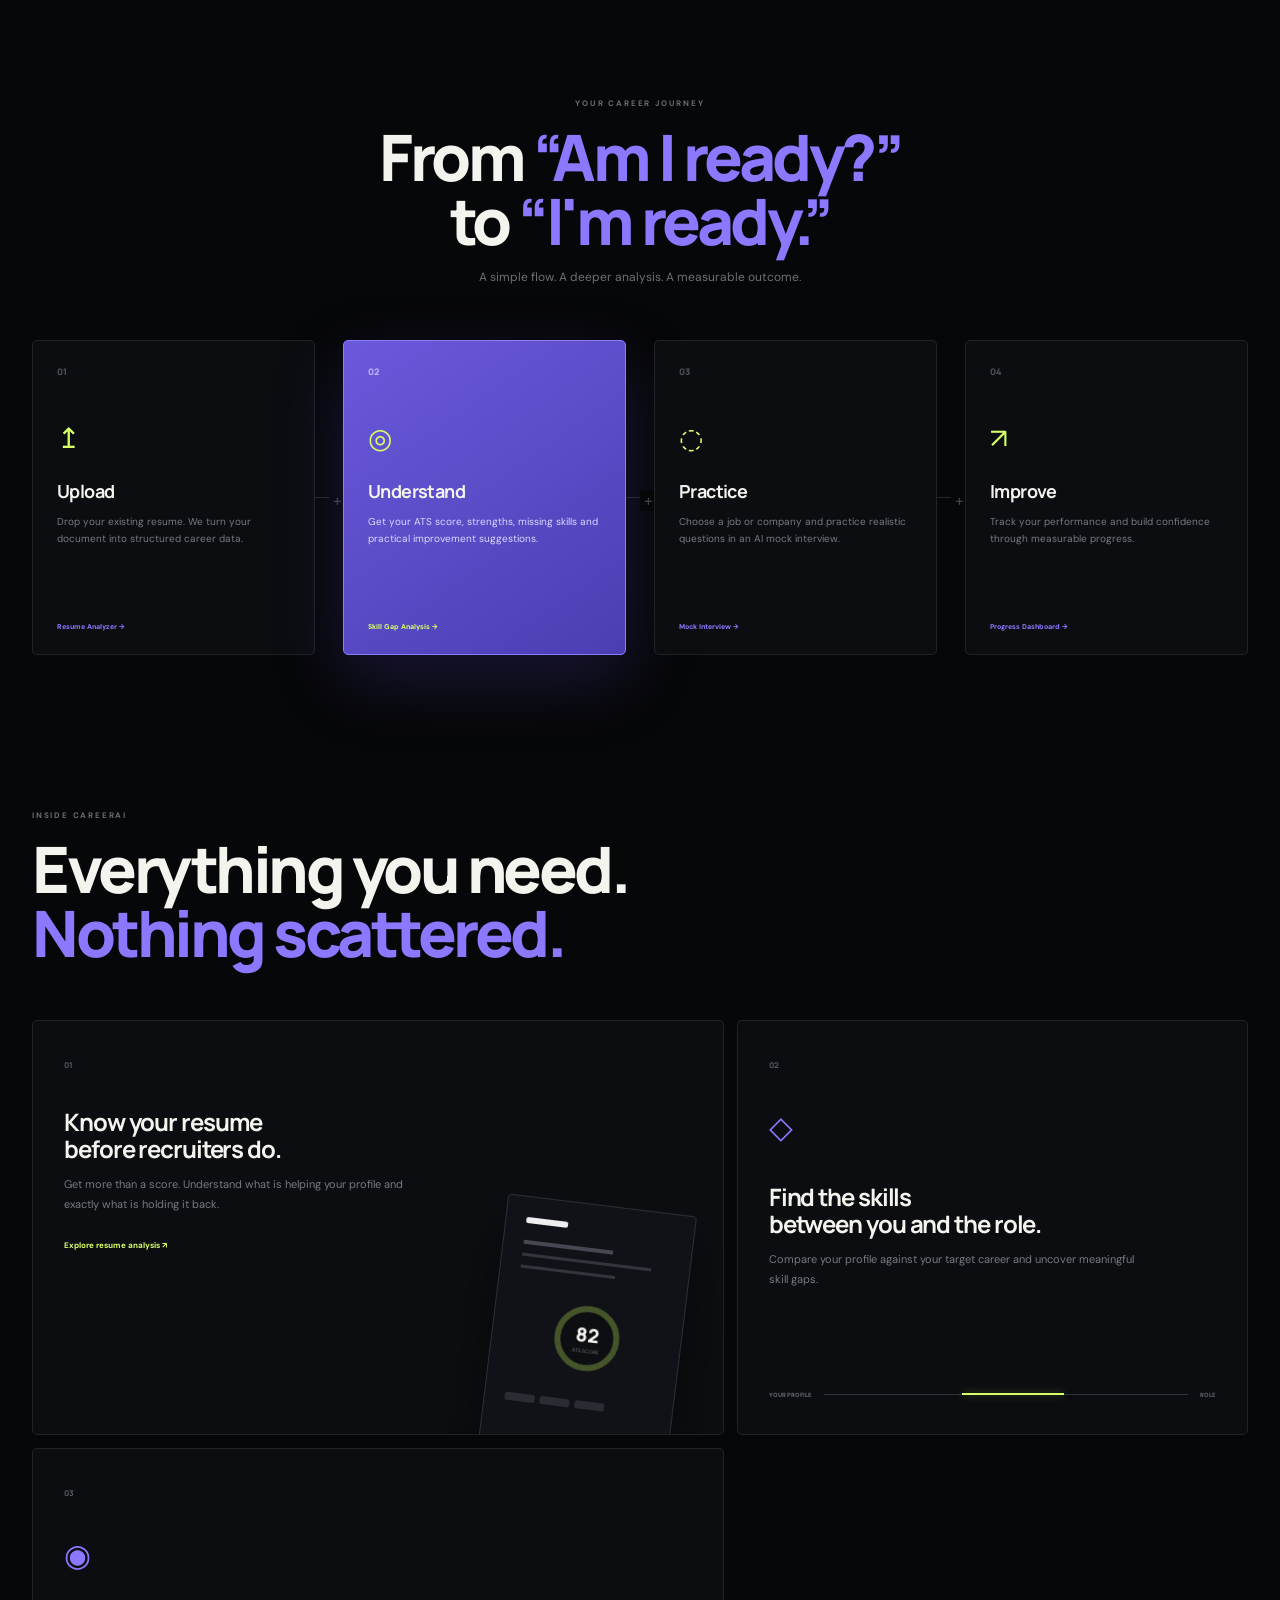
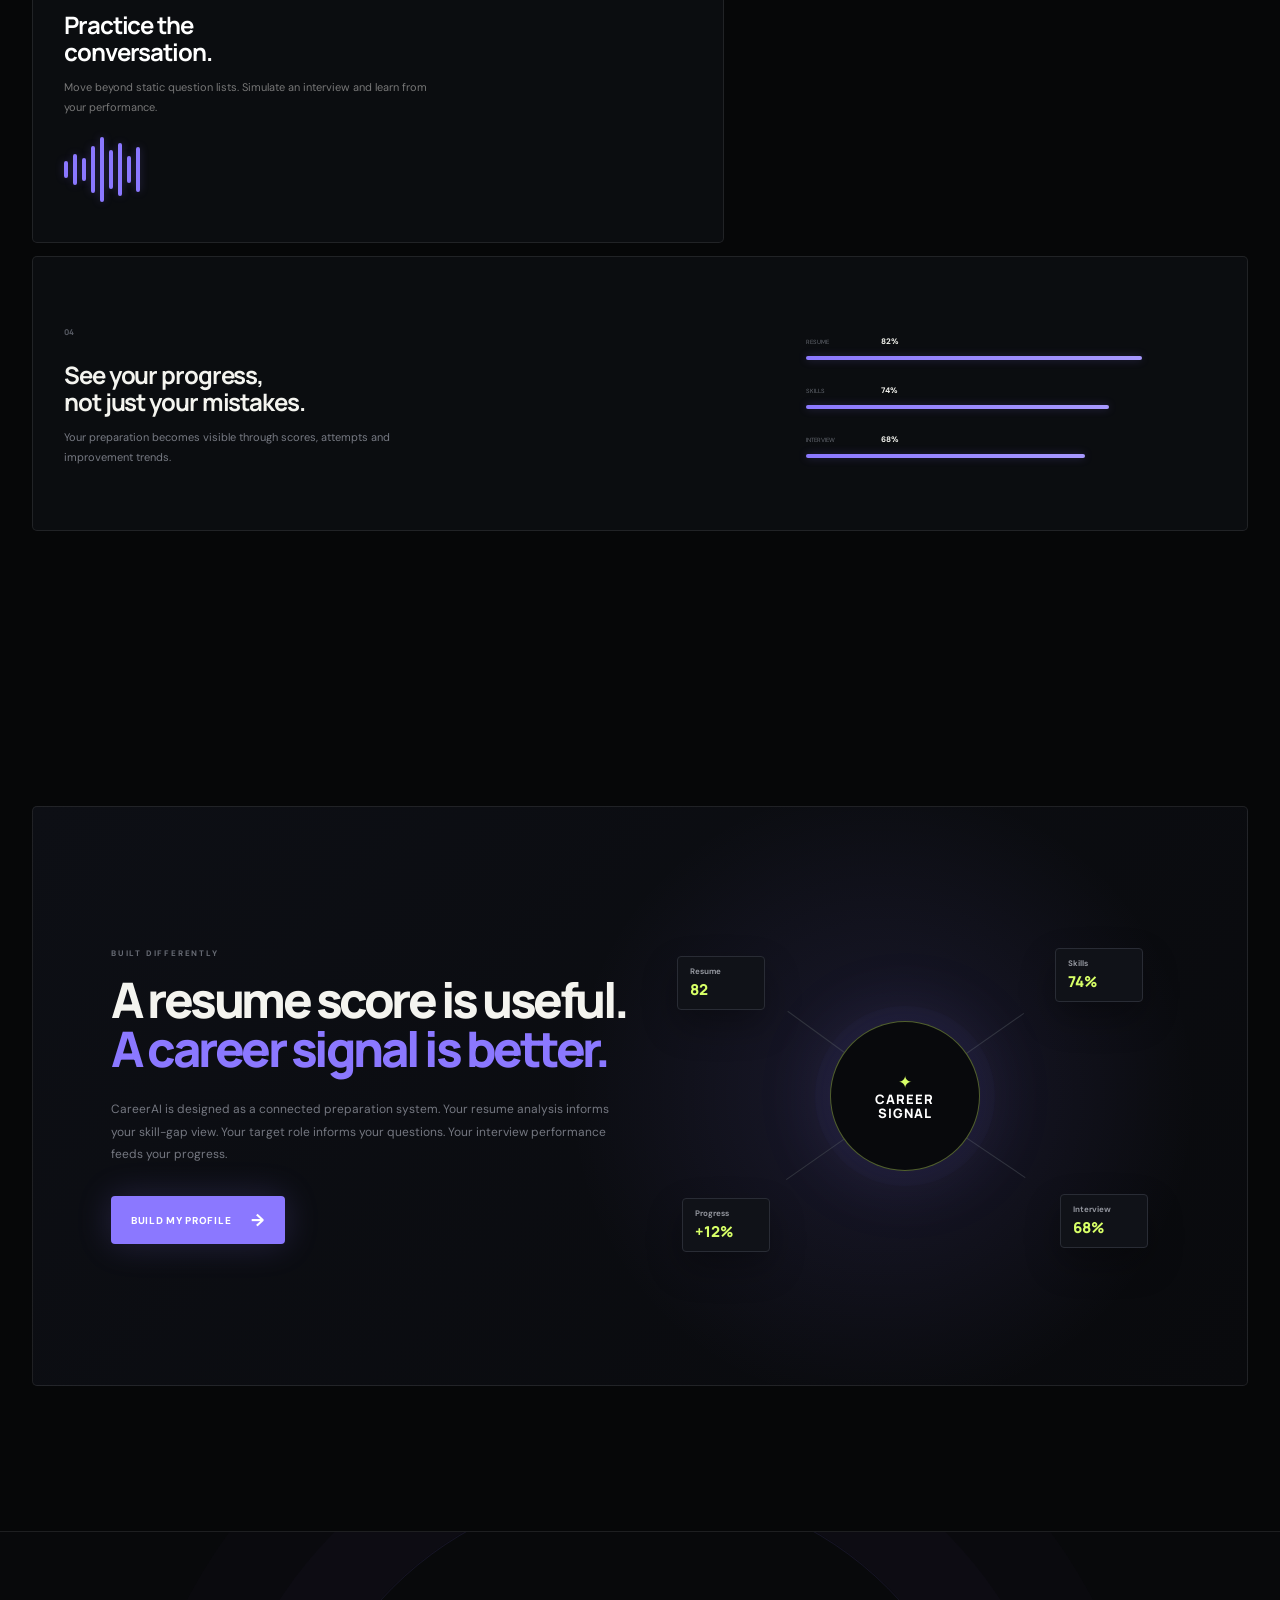
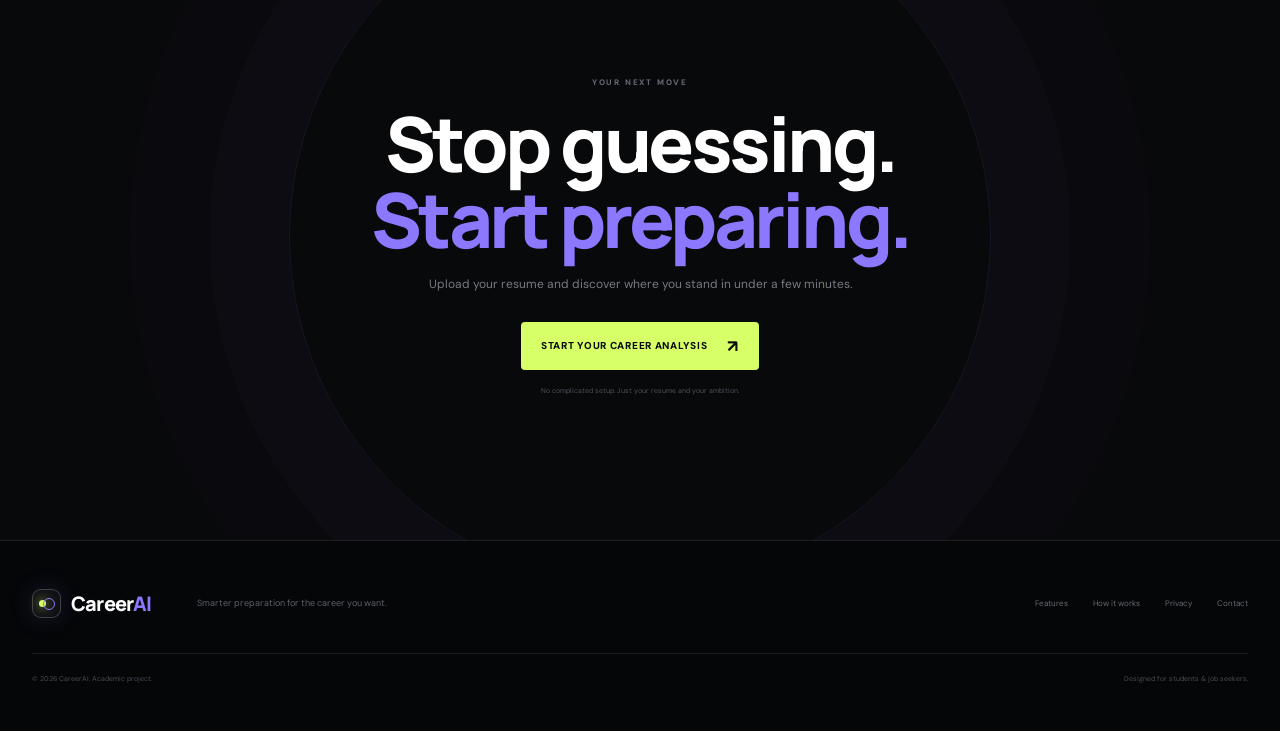
<file: index2.html>
<!DOCTYPE html>
<html lang="en">
<head>
  <meta charset="UTF-8">
  <meta name="viewport" content="width=device-width, initial-scale=1.0">
  <meta name="description" content="CareerAI — AI-powered resume analysis, skill-gap discovery and interview preparation platform.">
  <title>CareerAI — Build a Career That Gets Noticed</title>
  <link rel="preconnect" href="https://fonts.googleapis.com">
  <link rel="preconnect" href="https://fonts.gstatic.com" crossorigin>
  <link href="https://fonts.googleapis.com/css2?family=DM+Sans:wght@400;500;600;700&family=Manrope:wght@500;600;700;800&display=swap" rel="stylesheet">
  <link rel="stylesheet" href="style-1.css">
</head>
<body class="dark-experience">
  <div class="cursor-glow" id="cursorGlow"></div>

  <!-- Ambient background -->
  <div class="noise"></div>
  <div class="orb orb-one"></div>
  <div class="orb orb-two"></div>

  <!-- NAVBAR -->
  <header class="navbar">
    <a href="#" class="brand" aria-label="CareerAI home">
      <span class="brand-mark">
        <span class="brand-dot"></span>
        <span class="brand-ring"></span>
      </span>
      <span>Career<span>AI</span></span>
    </a>

    <nav class="nav-links">
      <a href="#how-it-works">How it works</a>
      <a href="#features">Features</a>
      <a href="#why-us">Why CareerAI</a>
    </nav>

    <div class="nav-actions">
      <a href="login.html" class="login-link">Log in</a>
      <a href="register.html" class="btn btn-nav">Get started <span>↗</span></a>
    </div>

    <button class="menu-toggle" aria-label="Open menu">
      <span></span><span></span>
    </button>
  </header>

  <main>

    <!-- HERO -->
    <section class="hero">
      <div class="hero-copy">
        <div class="hero-kicker">
          <span class="kicker-line"></span>
          <span>CAREER INTELLIGENCE / 01</span>
          <span class="kicker-dot"></span>
        </div>
        <div class="eyebrow">
          <span class="pulse"></span>
          AI-powered career intelligence
        </div>

        <h1>Build a profile<br>that <span class="outline-word">speaks</span><br><em>before you do.</em></h1>
        <div class="hero-index"><span>SCROLL TO EXPLORE</span><i></i><b>01—05</b></div>

        <p class="hero-text">
          Turn your resume into a career strategy. Discover what’s missing,
          sharpen your profile, and practice for the interview before the
          interviewer ever meets you.
        </p>

        <div class="hero-actions">
          <a href="register.html" class="btn btn-primary">
            Analyze my resume <span>→</span>
          </a>
          <a href="#how-it-works" class="watch-link">
            <span class="play">▶</span>
            See how it works
          </a>
        </div>

        <div class="trust-row">
          <div class="avatar-stack">
            <span>R</span><span>M</span><span>A</span><span>+</span>
          </div>
          <div>
            <strong>Built for ambitious students</strong>
            <small>Resume → Skills → Interview → Confidence</small>
          </div>
        </div>
      </div>

      <!-- HERO PRODUCT MOCKUP -->
      <div class="hero-visual">
        <div class="grid-floor"></div>
        <div class="visual-glow"></div>
        <div class="orbit orbit-a"></div>
        <div class="orbit orbit-b"></div>
        <div class="orbit-core">AI</div>

        <div class="dashboard-window">
          <div class="window-top">
            <div class="window-brand">
              <span class="mini-logo">✦</span>
              CareerAI
            </div>
            <div class="window-profile">
              <span class="notification">2</span>
              <span class="profile-avatar">RT</span>
            </div>
          </div>

          <div class="dashboard-body">
            <div class="dash-greeting">
              <div>
                <small>MONDAY, 14 SEPTEMBER</small>
                <h3>Good morning, Ritish <span>👋</span></h3>
              </div>
              <div class="mini-status"><span></span> Profile active</div>
            </div>

            <div class="score-card">
              <div class="score-info">
                <span class="card-label">RESUME HEALTH</span>
                <div class="score-line">
                  <strong>82</strong><span>/100</span>
                </div>
                <p>You're ahead of <b>68%</b> of profiles analyzed.</p>
                <a href="#">View full analysis →</a>
              </div>
              <div class="score-chart">
                <svg viewBox="0 0 130 130">
                  <circle class="chart-track" cx="65" cy="65" r="52"></circle>
                  <circle class="chart-progress" cx="65" cy="65" r="52"></circle>
                </svg>
                <div class="chart-center"><b>82%</b><span>ATS</span></div>
              </div>
            </div>

            <div class="dash-grid">
              <div class="dash-card skill-card">
                <div class="card-heading"><span>Skill match</span><b>74%</b></div>
                <div class="skill-bar"><i style="width:74%"></i></div>
                <div class="skill-list">
                  <span>Laravel</span><span>React</span><span>REST APIs</span><span class="missing">+3 missing</span>
                </div>
              </div>

              <div class="dash-card interview-card">
                <div class="card-heading"><span>Interview readiness</span><b>68%</b></div>
                <div class="mini-bars">
                  <i style="height:45%"></i><i style="height:62%"></i><i style="height:51%"></i>
                  <i style="height:78%"></i><i style="height:66%"></i><i style="height:88%"></i>
                  <i style="height:74%"></i>
                </div>
                <small>+12% this week</small>
              </div>
            </div>
          </div>
        </div>

        <!-- Floating insight -->
        <div class="floating-card insight-card">
          <div class="float-icon">✦</div>
          <div>
            <small>AI INSIGHT</small>
            <strong>Your profile is getting stronger.</strong>
            <span>2 high-impact skills found</span>
          </div>
        </div>

        <!-- Floating score -->
        <div class="floating-card score-float">
          <span class="tiny-check">✓</span>
          <div><small>ATS SCORE</small><strong>+18</strong></div>
        </div>
      </div>
    </section>

    <!-- LOGO / SOCIAL PROOF STRIP -->
    <section class="proof-strip">
      <p>One workspace for your entire career preparation</p>
      <div class="proof-items">
        <span><b>01</b> Resume Intelligence</span>
        <span><b>02</b> Skill Discovery</span>
        <span><b>03</b> Interview Practice</span>
        <span><b>04</b> Progress Tracking</span>
      </div>
    </section>

    <!-- PROBLEM -->
    <section class="problem section dark-section">
      <div class="section-tag">THE REAL PROBLEM</div>
      <div class="problem-grid">
        <div>
          <h2>Sending more resumes<br>isn't the <em>answer.</em></h2>
        </div>
        <div class="problem-copy">
          <p>
            Most students don't know why their resume gets ignored. Maybe the
            keywords are wrong. Maybe the role needs skills they haven't
            noticed. Or maybe they simply haven't practiced the questions that
            matter.
          </p>
          <p class="strong-copy">CareerAI connects all three gaps in one journey.</p>
        </div>
      </div>
    </section>

    <!-- HOW IT WORKS -->
    <section class="journey section dark-section" id="how-it-works">
      <div class="section-heading centered">
        <div class="section-tag">YOUR CAREER JOURNEY</div>
        <h2>From <em>“Am I ready?”</em><br>to <em>“I'm ready.”</em></h2>
        <p>A simple flow. A deeper analysis. A measurable outcome.</p>
      </div>

      <div class="steps">
        <div class="step-card">
          <div class="step-number">01</div>
          <div class="step-icon">↥</div>
          <h3>Upload</h3>
          <p>Drop your existing resume. We turn your document into structured career data.</p>
          <span class="step-link">Resume Analyzer →</span>
        </div>

        <div class="step-connector"></div>

        <div class="step-card featured">
          <div class="step-number">02</div>
          <div class="step-icon">◎</div>
          <h3>Understand</h3>
          <p>Get your ATS score, strengths, missing skills and practical improvement suggestions.</p>
          <span class="step-link">Skill Gap Analysis →</span>
        </div>

        <div class="step-connector"></div>

        <div class="step-card">
          <div class="step-number">03</div>
          <div class="step-icon">◌</div>
          <h3>Practice</h3>
          <p>Choose a job or company and practice realistic questions in an AI mock interview.</p>
          <span class="step-link">Mock Interview →</span>
        </div>

        <div class="step-connector"></div>

        <div class="step-card">
          <div class="step-number">04</div>
          <div class="step-icon">↗</div>
          <h3>Improve</h3>
          <p>Track your performance and build confidence through measurable progress.</p>
          <span class="step-link">Progress Dashboard →</span>
        </div>
      </div>
    </section>

    <!-- FEATURES -->
    <section class="features section dark-section" id="features">
      <div class="section-heading">
        <div class="section-tag">INSIDE CAREERAI</div>
        <h2>Everything you need.<br><em>Nothing scattered.</em></h2>
      </div>

      <div class="feature-grid">
        <article class="feature-card feature-large">
          <div class="feature-copy">
            <span class="feature-number">01</span>
            <h3>Know your resume<br>before recruiters do.</h3>
            <p>Get more than a score. Understand what is helping your profile and exactly what is holding it back.</p>
            <a href="#">Explore resume analysis <span>↗</span></a>
          </div>
          <div class="resume-preview">
            <div class="resume-top"></div>
            <div class="resume-title"></div>
            <div class="resume-line long"></div>
            <div class="resume-line medium"></div>
            <div class="resume-score"><strong>82</strong><small>ATS SCORE</small></div>
            <div class="resume-tags"><i></i><i></i><i></i></div>
          </div>
        </article>

        <article class="feature-card">
          <span class="feature-number">02</span>
          <div class="feature-icon">◇</div>
          <h3>Find the skills<br>between you and the role.</h3>
          <p>Compare your profile against your target career and uncover meaningful skill gaps.</p>
          <div class="gap-demo">
            <span>YOUR PROFILE</span><i></i><b>ROLE</b>
          </div>
        </article>

        <article class="feature-card dark-card">
          <span class="feature-number">03</span>
          <div class="feature-icon">◉</div>
          <h3>Practice the<br>conversation.</h3>
          <p>Move beyond static question lists. Simulate an interview and learn from your performance.</p>
          <div class="wave">
            <i></i><i></i><i></i><i></i><i></i><i></i><i></i><i></i><i></i>
          </div>
        </article>

        <article class="feature-card feature-wide">
          <div>
            <span class="feature-number">04</span>
            <h3>See your progress,<br>not just your mistakes.</h3>
            <p>Your preparation becomes visible through scores, attempts and improvement trends.</p>
          </div>
          <div class="progress-demo">
            <div><small>RESUME</small><b>82%</b><span style="width:82%"></span></div>
            <div><small>SKILLS</small><b>74%</b><span style="width:74%"></span></div>
            <div><small>INTERVIEW</small><b>68%</b><span style="width:68%"></span></div>
          </div>
        </article>
      </div>
    </section>

    <!-- WHY -->
    <section class="why section dark-section" id="why-us">
      <div class="why-inner">
        <div class="why-copy">
          <div class="section-tag">BUILT DIFFERENTLY</div>
          <h2>A resume score is useful.<br><em>A career signal is better.</em></h2>
          <p>
            CareerAI is designed as a connected preparation system. Your resume
            analysis informs your skill-gap view. Your target role informs your
            questions. Your interview performance feeds your progress.
          </p>
          <a href="register.html" class="btn btn-primary">Build my profile <span>→</span></a>
        </div>

        <div class="signal-visual">
          <div class="signal-center">
            <span>✦</span>
            <strong>CAREER<br>SIGNAL</strong>
          </div>
          <div class="signal-node node-1"><b>Resume</b><small>82</small></div>
          <div class="signal-node node-2"><b>Skills</b><small>74%</small></div>
          <div class="signal-node node-3"><b>Interview</b><small>68%</small></div>
          <div class="signal-node node-4"><b>Progress</b><small>+12%</small></div>
          <div class="signal-line line-1"></div>
          <div class="signal-line line-2"></div>
          <div class="signal-line line-3"></div>
          <div class="signal-line line-4"></div>
        </div>
      </div>
    </section>

    <!-- CTA -->
    <section class="cta section">
      <div class="cta-shape shape-one"></div>
      <div class="cta-shape shape-two"></div>
      <div class="cta-content">
        <div class="section-tag">YOUR NEXT MOVE</div>
        <h2>Stop guessing.<br><em>Start preparing.</em></h2>
        <p>Upload your resume and discover where you stand in under a few minutes.</p>
        <a href="register.html" class="btn btn-light">Start your career analysis <span>↗</span></a>
        <small>No complicated setup. Just your resume and your ambition.</small>
      </div>
    </section>
  </main>

  <!-- FOOTER -->
  <footer class="footer">
    <div class="footer-top">
      <a href="#" class="brand footer-brand">
        <span class="brand-mark"><span class="brand-dot"></span><span class="brand-ring"></span></span>
        <span>Career<span>AI</span></span>
      </a>
      <p>Smarter preparation for the career you want.</p>
      <div class="footer-links">
        <a href="#features">Features</a>
        <a href="#how-it-works">How it works</a>
        <a href="#">Privacy</a>
        <a href="#">Contact</a>
      </div>
    </div>
    <div class="footer-bottom">
      <span>© 2026 CareerAI. Academic project.</span>
      <span>Designed for students & job seekers.</span>
    </div>
  </footer>

  <script>
    // Cursor light — desktop only
    const glow = document.getElementById('cursorGlow');
    window.addEventListener('pointermove', (e) => {
      glow.style.left = e.clientX + 'px';
      glow.style.top = e.clientY + 'px';
    });

    // Small mobile navigation interaction
    const menu = document.querySelector('.menu-toggle');
    const nav = document.querySelector('.nav-links');
    menu?.addEventListener('click', () => {
      nav.classList.toggle('open');
      menu.classList.toggle('active');
    });

    // Subtle reveal animation
    const observer = new IntersectionObserver((entries) => {
      entries.forEach(entry => {
        if (entry.isIntersecting) entry.target.classList.add('visible');
      });
    }, { threshold: 0.12 });

    document.querySelectorAll('.section, .feature-card, .step-card').forEach(el => observer.observe(el));
  </script>
</body>
</html>
</file>
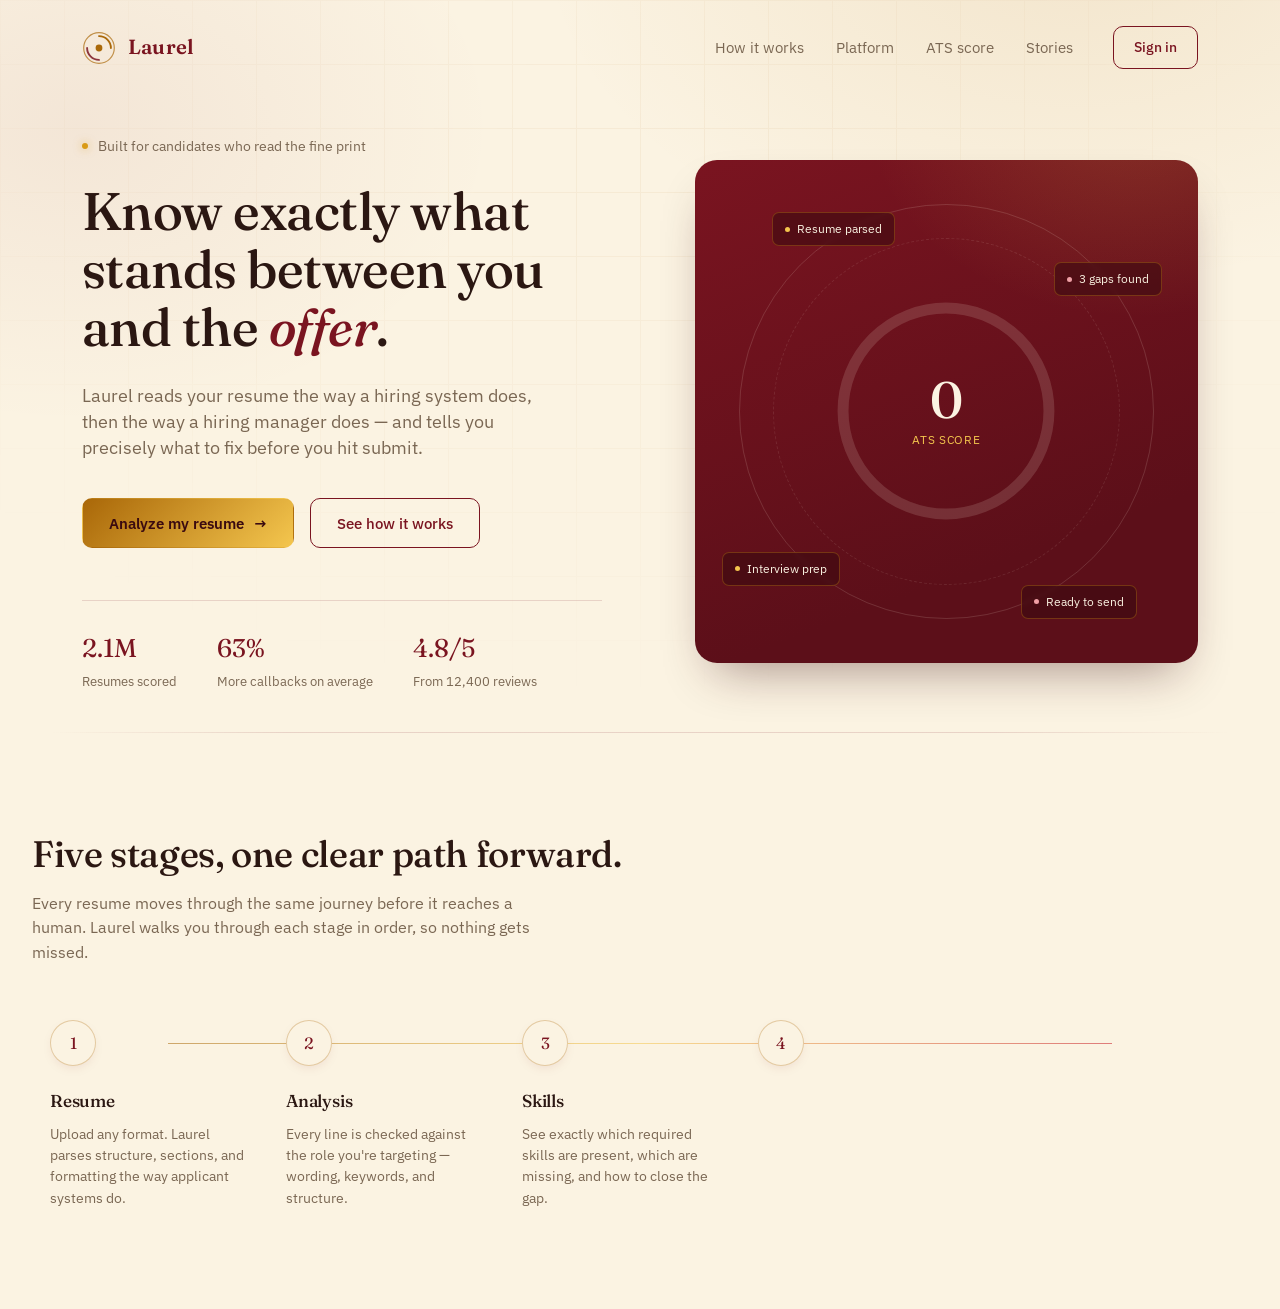
<file: newai.html>
<!DOCTYPE html>
<html lang="en">
<head>
<meta charset="UTF-8">
<meta name="viewport" content="width=device-width, initial-scale=1.0">
<title>Laurel — Career Intelligence</title>
<link rel="preconnect" href="https://fonts.googleapis.com">
<link rel="preconnect" href="https://fonts.gstatic.com" crossorigin>
<link href="https://fonts.googleapis.com/css2?family=Fraunces:opsz,wght,SOFT@9..144,300..700,0..100&family=IBM+Plex+Sans:wght@400;500;600&display=swap" rel="stylesheet">
<style>
  :root{
    --ivory:#FBF3E2;
    --ivory-deep:#F1E4C8;
    --ink:#2B1712;
    --ink-soft:#7A6753;
    --maroon-950:#3A0A10;
    --maroon-900:#5C0F19;
    --maroon-800:#7A1420;
    --maroon-700:#8F1B26;
    --crimson-ruby:#C71924;
    --gold-antique:#A96708;
    --gold-royal:#D99A16;
    --gold-champagne:#F4C64E;
    --card-border: rgba(122,20,32,0.14);
    --gold-border: rgba(169,103,8,0.30);
  }

  *{margin:0;padding:0;box-sizing:border-box;}

  html{scroll-behavior:smooth;}

  body{
    background:var(--ivory);
    color:var(--ink);
    font-family:'IBM Plex Sans', sans-serif;
    line-height:1.5;
    -webkit-font-smoothing:antialiased;
    overflow-x:hidden;
  }

  h1,h2,h3,.display{
    font-family:'Fraunces', serif;
    font-weight:500;
    letter-spacing:-0.01em;
    color:var(--ink);
  }

  a{color:inherit;text-decoration:none;}

  .wrap{max-width:1180px;margin:0 auto;padding:0 32px;}

  /* ---------- background texture ---------- */
  .texture-layer{
    position:fixed;
    inset:0;
    z-index:0;
    pointer-events:none;
    background:
      radial-gradient(ellipse 900px 600px at 84% -8%, rgba(169,103,8,0.10), transparent 60%),
      radial-gradient(ellipse 700px 500px at 6% 14%, rgba(122,20,32,0.06), transparent 60%),
      var(--ivory);
  }
  .grid-lines{
    position:fixed;
    inset:0;
    z-index:0;
    pointer-events:none;
    opacity:0.06;
    background-image:
      linear-gradient(to right, var(--gold-antique) 1px, transparent 1px),
      linear-gradient(to bottom, var(--gold-antique) 1px, transparent 1px);
    background-size: 64px 64px;
    mask-image: radial-gradient(ellipse 70% 60% at 50% 20%, black, transparent);
  }

  main, header, footer{position:relative; z-index:1;}

  /* ---------- header ---------- */
  header{
    display:flex;align-items:center;justify-content:space-between;
    padding:26px 32px;
    max-width:1180px;margin:0 auto;
  }
  .brand{display:flex;align-items:center;gap:12px;}
  .brand svg{width:34px;height:34px;display:block;}
  .brand-name{
    font-family:'Fraunces',serif;
    font-size:1.28rem;
    font-weight:600;
    letter-spacing:0.01em;
    color:var(--maroon-800);
  }
  nav{display:flex;align-items:center;gap:40px;}
  .nav-links{display:flex;gap:32px;}
  .nav-links a{
    font-size:0.92rem;
    color:var(--ink-soft);
    transition:color .25s ease;
  }
  .nav-links a:hover{color:var(--maroon-800);}

  .btn{
    display:inline-flex;align-items:center;gap:10px;
    padding:13px 26px;
    border-radius:10px;
    font-size:0.95rem;
    font-weight:500;
    font-family:'IBM Plex Sans',sans-serif;
    cursor:pointer;
    border:1px solid transparent;
    transition:transform .2s ease, box-shadow .3s ease, background .3s ease;
    white-space:nowrap;
  }
  .btn-primary{
    background:linear-gradient(135deg,var(--gold-antique),var(--gold-champagne));
    color:var(--maroon-950);
    font-weight:600;
  }
  .btn-primary:hover{
    transform:translateY(-2px);
    box-shadow:0 12px 28px -10px rgba(169,103,8,0.45);
  }
  .btn-primary .arrow{transition:transform .25s ease;}
  .btn-primary:hover .arrow{transform:translateX(3px);}

  .btn-secondary{
    background:transparent;
    border:1px solid var(--maroon-800);
    color:var(--maroon-800);
  }
  .btn-secondary:hover{
    background:rgba(122,20,32,0.06);
  }

  .btn-on-maroon{
    background:transparent;
    border:1px solid rgba(251,243,226,0.55);
    color:var(--ivory);
  }
  .btn-on-maroon:hover{
    background:rgba(251,243,226,0.10);
  }

  .btn-sm{padding:10px 20px;font-size:0.88rem;}

  /* ---------- hero ---------- */
  .hero{
    padding:44px 32px 40px;
    max-width:1180px;margin:0 auto;
    display:grid;
    grid-template-columns:1.05fr 0.95fr;
    gap:56px;
    align-items:center;
  }
  .hero-eyebrow{
    display:inline-flex;align-items:center;gap:10px;
    font-size:0.85rem;
    color:var(--ink-soft);
    margin-bottom:26px;
  }
  .hero-eyebrow .dot{
    width:6px;height:6px;border-radius:50%;
    background:var(--gold-royal);
    box-shadow:0 0 8px rgba(217,154,22,0.55);
  }
  .hero h1{
    font-size:3.3rem;
    line-height:1.1;
    max-width:600px;
    margin-bottom:26px;
  }
  .hero h1 em{
    font-style:italic;
    color:var(--maroon-800);
  }
  .hero p.sub{
    font-size:1.1rem;
    color:var(--ink-soft);
    max-width:480px;
    margin-bottom:36px;
  }
  .hero-ctas{display:flex;gap:16px;margin-bottom:52px;}

  .proof-row{
    display:flex;gap:40px;
    padding-top:28px;
    border-top:1px solid rgba(122,20,32,0.14);
    max-width:520px;
  }
  .proof-row div{display:flex;flex-direction:column;gap:4px;}
  .proof-num{
    font-family:'Fraunces',serif;
    font-size:1.6rem;
    color:var(--maroon-800);
  }
  .proof-label{font-size:0.82rem;color:var(--ink-soft);}

  /* ---------- hero visual: maroon promo panel with score ring ---------- */
  .hero-visual{
    position:relative;
    display:flex;align-items:center;justify-content:center;
  }
  .maroon-panel{
    position:relative;
    width:100%;
    background:linear-gradient(160deg, var(--maroon-800), var(--maroon-900) 75%);
    border-radius:22px;
    padding:44px;
    overflow:hidden;
    box-shadow:0 24px 50px -20px rgba(58,10,16,0.45);
  }
  .maroon-panel::before{
    content:"";
    position:absolute;
    inset:0;
    background:radial-gradient(ellipse 420px 320px at 88% -10%, rgba(244,198,78,0.16), transparent 65%);
  }
  .score-panel{
    position:relative;
    width:100%;
    aspect-ratio:1/1;
    display:flex;align-items:center;justify-content:center;
    z-index:1;
  }
  .orbit-ring{
    position:absolute;
    border:1px solid rgba(251,243,226,0.14);
    border-radius:50%;
  }
  .orbit-ring.r1{inset:0;}
  .orbit-ring.r2{inset:34px; border-style:dashed; border-color:rgba(251,243,226,0.10);}

  .orbit-tag{
    position:absolute;
    background:rgba(58,10,16,0.55);
    border:1px solid rgba(217,154,22,0.30);
    border-radius:7px;
    padding:7px 12px;
    font-size:0.76rem;
    color:var(--ivory);
    display:flex;align-items:center;gap:7px;
    white-space:nowrap;
    backdrop-filter:blur(2px);
  }
  .orbit-tag .tag-dot{width:5px;height:5px;border-radius:50%;}
  .orbit-tag.t-resume{top:2%; left:8%;}
  .orbit-tag.t-resume .tag-dot{background:var(--gold-champagne);}
  .orbit-tag.t-skills{top:14%; right:-2%;}
  .orbit-tag.t-skills .tag-dot{background:#F0A0A6;}
  .orbit-tag.t-interview{bottom:8%; left:-4%;}
  .orbit-tag.t-interview .tag-dot{background:var(--gold-champagne);}
  .orbit-tag.t-ready{bottom:0%; right:4%;}
  .orbit-tag.t-ready .tag-dot{background:#F0A0A6;}

  .score-core{
    position:relative;
    width:230px;height:230px;
    display:flex;align-items:center;justify-content:center;
  }
  .score-core svg{width:100%;height:100%;transform:rotate(-90deg);}
  .score-core circle{fill:none;}
  .ring-track{stroke:rgba(251,243,226,0.14); stroke-width:10;}
  .ring-progress{
    stroke:url(#goldArc);
    stroke-width:10;
    stroke-linecap:round;
    stroke-dasharray:590;
    stroke-dashoffset:590;
    transition:stroke-dashoffset 1.8s cubic-bezier(.22,.9,.3,1);
  }
  .score-text{
    position:absolute;
    display:flex;flex-direction:column;align-items:center;
  }
  .score-text .num{
    font-family:'Fraunces',serif;
    font-size:3.2rem;
    font-weight:500;
    color:var(--ivory);
    line-height:1;
  }
  .score-text .label{
    margin-top:6px;
    font-size:0.72rem;
    letter-spacing:0.06em;
    color:var(--gold-champagne);
  }

  /* ---------- section shared ---------- */
  section{padding:100px 32px;}
  .section-head{
    max-width:640px;
    margin-bottom:56px;
  }
  .section-head h2{
    font-size:2.3rem;
    line-height:1.15;
    margin-bottom:16px;
  }
  .section-head p{
    color:var(--ink-soft);
    font-size:1.02rem;
    max-width:520px;
  }
  .rule{
    height:1px;
    max-width:1180px;
    margin:0 auto;
    background:linear-gradient(to right, transparent, var(--card-border) 20%, var(--card-border) 80%, transparent);
  }

  /* ---------- how it works (sequence) ---------- */
  .flow{
    max-width:1180px;margin:0 auto;
    position:relative;
  }
  .flow-track{
    position:relative;
    display:grid;
    grid-template-columns:repeat(5,1fr);
    gap:0;
  }
  .flow-line{
    position:absolute;
    top:23px;
    left:10%;right:10%;
    height:1px;
    background:linear-gradient(to right, var(--gold-antique), var(--gold-champagne), var(--crimson-ruby));
    opacity:0.55;
  }
  .flow-step{
    position:relative;
    display:flex;flex-direction:column;align-items:flex-start;
    padding-right:20px;
  }
  .flow-num{
    width:46px;height:46px;
    border-radius:50%;
    border:1px solid var(--gold-border);
    background:var(--ivory);
    box-shadow:0 4px 14px -6px rgba(122,20,32,0.18);
    display:flex;align-items:center;justify-content:center;
    font-family:'Fraunces',serif;
    color:var(--maroon-800);
    font-size:1.02rem;
    margin-bottom:22px;
    z-index:1;
  }
  .flow-step h3{
    font-size:1.08rem;
    margin-bottom:10px;
    font-weight:500;
  }
  .flow-step p{
    font-size:0.88rem;
    color:var(--ink-soft);
    max-width:200px;
  }

  /* ---------- feature grid ---------- */
  .feature-grid{
    max-width:1180px;margin:0 auto;
    display:grid;
    grid-template-columns:repeat(3,1fr);
    gap:1px;
    background:var(--card-border);
    border:1px solid var(--card-border);
    border-radius:16px;
    overflow:hidden;
  }
  .feature{
    background:var(--ivory);
    padding:36px 32px;
    display:flex;flex-direction:column;
    gap:16px;
  }
  .feature.accent{
    background:linear-gradient(165deg, rgba(199,25,36,0.07), var(--ivory) 55%);
  }
  .feature-icon{
    width:38px;height:38px;
  }
  .feature h3{font-size:1.08rem;font-weight:500;}
  .feature p{font-size:0.9rem;color:var(--ink-soft);}

  /* ---------- ats deep dive ---------- */
  .ats-section{
    max-width:1180px;margin:0 auto;
    display:grid;
    grid-template-columns:0.85fr 1.15fr;
    gap:64px;
    align-items:center;
    padding:100px 32px;
  }
  .ats-copy h2{font-size:2.1rem;margin-bottom:18px;line-height:1.18;}
  .ats-copy p{color:var(--ink-soft);margin-bottom:28px;max-width:440px;}

  .breakdown{display:flex;flex-direction:column;gap:18px;max-width:440px;}
  .bd-row{display:flex;flex-direction:column;gap:8px;}
  .bd-top{display:flex;justify-content:space-between;font-size:0.86rem;}
  .bd-top .name{color:var(--ink);}
  .bd-top .val{color:var(--maroon-800);font-family:'Fraunces',serif;}
  .bd-top .val.crimson{color:var(--crimson-ruby);}
  .bd-track{height:6px;border-radius:4px;background:rgba(122,20,32,0.10);overflow:hidden;}
  .bd-fill{height:100%;border-radius:4px;}
  .bd-fill.gold{background:linear-gradient(90deg,var(--gold-antique),var(--gold-champagne));}
  .bd-fill.crimson{background:linear-gradient(90deg,var(--maroon-800),var(--crimson-ruby));}

  .ats-panel{
    background:#FFFDF8;
    border:1px solid var(--card-border);
    border-radius:18px;
    padding:44px;
    position:relative;
    overflow:hidden;
    box-shadow:0 20px 44px -24px rgba(122,20,32,0.18);
  }
  .ats-panel::before{
    content:"";
    position:absolute;
    width:340px;height:340px;
    border-radius:50%;
    border:1px solid rgba(169,103,8,0.10);
    top:-120px;right:-120px;
  }
  .ats-row{
    display:flex;align-items:center;justify-content:space-between;
    padding:16px 0;
    border-bottom:1px solid rgba(122,20,32,0.10);
    font-size:0.92rem;
  }
  .ats-row:last-child{border-bottom:none;}
  .ats-row .kw{display:flex;align-items:center;gap:10px;}
  .ats-row .kw .dot{width:7px;height:7px;border-radius:50%;}
  .kw .dot.match{background:var(--gold-royal);}
  .kw .dot.missing{background:var(--crimson-ruby);}
  .ats-row .status{font-size:0.78rem;color:var(--ink-soft);}
  .ats-row .status.missing{color:var(--crimson-ruby);}

  /* ---------- editorial quote ---------- */
  .quote-section{
    max-width:840px;margin:0 auto;
    padding:110px 32px;
    text-align:left;
  }
  .quote-mark{
    font-family:'Fraunces',serif;
    font-size:4rem;
    color:var(--gold-antique);
    line-height:0.5;
    margin-bottom:24px;
    display:block;
  }
  .quote-section blockquote{
    font-family:'Fraunces',serif;
    font-size:1.7rem;
    line-height:1.42;
    font-weight:400;
    color:var(--ink);
    margin-bottom:28px;
  }
  .quote-attr{display:flex;align-items:center;gap:14px;}
  .quote-attr .line{width:32px;height:1px;background:var(--gold-antique);}
  .quote-attr .who{font-size:0.92rem;color:var(--ink-soft);}
  .quote-attr .who b{color:var(--ink);font-weight:500;}

  /* ---------- closing cta ---------- */
  .closing{
    max-width:1180px;margin:0 auto;
    padding:20px 32px 120px;
  }
  .closing-panel{
    background:linear-gradient(160deg, var(--maroon-800), var(--maroon-900) 75%);
    border-radius:22px;
    padding:72px 64px;
    display:flex;
    align-items:center;
    justify-content:space-between;
    gap:40px;
    position:relative;
    overflow:hidden;
    box-shadow:0 24px 50px -20px rgba(58,10,16,0.4);
  }
  .closing-panel::after{
    content:"";
    position:absolute;
    inset:0;
    background:radial-gradient(ellipse 500px 300px at 90% 0%, rgba(244,198,78,0.14), transparent 70%);
  }
  .closing-panel h2{font-size:2rem;max-width:440px;position:relative;z-index:1;color:var(--ivory);}
  .closing-ctas{display:flex;gap:16px;position:relative;z-index:1;flex-shrink:0;}

  /* ---------- footer ---------- */
  footer{
    max-width:1180px;margin:0 auto;
    padding:40px 32px 60px;
    display:flex;
    justify-content:space-between;
    align-items:center;
    border-top:1px solid var(--card-border);
  }
  .foot-brand{display:flex;align-items:center;gap:10px;}
  .foot-brand svg{width:22px;height:22px;}
  .foot-brand span{font-family:'Fraunces',serif;font-size:1rem;color:var(--maroon-800);font-weight:600;}
  .foot-links{display:flex;gap:28px;font-size:0.86rem;color:var(--ink-soft);}
  .foot-links a:hover{color:var(--maroon-800);}

  /* ---------- responsive ---------- */
  @media (max-width:920px){
    .hero{grid-template-columns:1fr;gap:44px;padding-top:20px;}
    .hero h1{font-size:2.5rem;max-width:100%;}
    .hero p.sub{max-width:100%;}
    .hero-visual{order:-1;}
    .flow-track{grid-template-columns:repeat(2,1fr);gap:36px;}
    .flow-line{display:none;}
    .feature-grid{grid-template-columns:1fr;}
    .ats-section{grid-template-columns:1fr;gap:48px;}
    .closing-panel{flex-direction:column;align-items:flex-start;text-align:left;}
    nav .nav-links{display:none;}
    .proof-row{gap:28px;}
  }
  @media (max-width:560px){
    .hero h1{font-size:2.1rem;}
    section{padding:70px 20px;}
    .quote-section blockquote{font-size:1.35rem;}
    .closing-panel{padding:48px 32px;}
    .maroon-panel{padding:28px;}
  }

  @media (prefers-reduced-motion: reduce){
    *{transition:none !important; animation:none !important;}
  }
</style>
</head>
<body>

<div class="texture-layer"></div>
<div class="grid-lines"></div>

<header>
  <div class="brand">
    <svg viewBox="0 0 40 40" fill="none">
      <circle cx="20" cy="20" r="18" stroke="url(#markGold)" stroke-width="1.4" opacity="0.7"/>
      <path d="M20 6 A14 14 0 0 1 34 20" stroke="url(#markGold)" stroke-width="2.2" stroke-linecap="round"/>
      <path d="M20 34 A14 14 0 0 1 6 20" stroke="#7A1420" stroke-width="2.2" stroke-linecap="round" opacity="0.85"/>
      <circle cx="20" cy="20" r="4" fill="url(#markGold)"/>
      <defs>
        <linearGradient id="markGold" x1="0" y1="0" x2="40" y2="40">
          <stop offset="0" stop-color="#A96708"/>
          <stop offset="1" stop-color="#F4C64E"/>
        </linearGradient>
      </defs>
    </svg>
    <span class="brand-name">Laurel</span>
  </div>
  <nav>
    <div class="nav-links">
      <a href="#how">How it works</a>
      <a href="#features">Platform</a>
      <a href="#ats">ATS score</a>
      <a href="#story">Stories</a>
    </div>
    <a href="#" class="btn btn-secondary btn-sm">Sign in</a>
  </nav>
</header>

<main>

  <!-- HERO -->
  <section class="hero" style="padding-top:36px;">
    <div class="hero-copy">
      <div class="hero-eyebrow"><span class="dot"></span> Built for candidates who read the fine print</div>
      <h1>Know exactly what stands between you and the <em>offer</em>.</h1>
      <p class="sub">Laurel reads your resume the way a hiring system does, then the way a hiring manager does — and tells you precisely what to fix before you hit submit.</p>
      <div class="hero-ctas">
        <a href="#" class="btn btn-primary">Analyze my resume <span class="arrow">→</span></a>
        <a href="#how" class="btn btn-secondary">See how it works</a>
      </div>
      <div class="proof-row">
        <div><span class="proof-num">2.1M</span><span class="proof-label">Resumes scored</span></div>
        <div><span class="proof-num">63%</span><span class="proof-label">More callbacks on average</span></div>
        <div><span class="proof-num">4.8/5</span><span class="proof-label">From 12,400 reviews</span></div>
      </div>
    </div>

    <div class="hero-visual">
      <div class="maroon-panel">
        <div class="score-panel">
          <div class="orbit-ring r1"></div>
          <div class="orbit-ring r2"></div>
          <div class="orbit-tag t-resume"><span class="tag-dot"></span>Resume parsed</div>
          <div class="orbit-tag t-skills"><span class="tag-dot"></span>3 gaps found</div>
          <div class="orbit-tag t-interview"><span class="tag-dot"></span>Interview prep</div>
          <div class="orbit-tag t-ready"><span class="tag-dot"></span>Ready to send</div>

          <div class="score-core">
            <svg viewBox="0 0 210 210">
              <defs>
                <linearGradient id="goldArc" x1="0" y1="0" x2="1" y2="1">
                  <stop offset="0" stop-color="#A96708"/>
                  <stop offset="0.55" stop-color="#D99A16"/>
                  <stop offset="1" stop-color="#F4C64E"/>
                </linearGradient>
              </defs>
              <circle class="ring-track" cx="105" cy="105" r="94"/>
              <circle class="ring-progress" id="scoreRing" cx="105" cy="105" r="94"/>
            </svg>
            <div class="score-text">
              <span class="num" id="scoreNum">0</span>
              <span class="label">ATS SCORE</span>
            </div>
          </div>
        </div>
      </div>
    </div>
  </section>

  <div class="rule"></div>

  <!-- HOW IT WORKS -->
  <section id="how">
    <div class="section-head">
      <h2>Five stages, one clear path forward.</h2>
      <p>Every resume moves through the same journey before it reaches a human. Laurel walks you through each stage in order, so nothing gets missed.</p>
    </div>
    <div class="flow">
      <div class="flow-track">
        <div class="flow-line"></div>
        <div class="flow-step">
          <div class="flow-num">1</div>
          <h3>Resume</h3>
          <p>Upload any format. Laurel parses structure, sections, and formatting the way applicant systems do.</p>
        </div>
        <div class="flow-step">
          <div class="flow-num">2</div>
          <h3>Analysis</h3>
          <p>Every line is checked against the role you're targeting — wording, keywords, and structure.</p>
        </div>
        <div class="flow-step">
          <div class="flow-num">3</div>
          <h3>Skills</h3>
          <p>See exactly which required skills are present, which are missing, and how to close the gap.</p>
        </div>
        <div class="flow-step">
          <div class="flow-num">4</div>
</file>
<file: style.css>
/* =========================================================
   CAREERAI — PREMIUM LANDING PAGE
   No framework required. Built for easy Laravel integration.
   ========================================================= */

:root{
  --ink:#101114;
  --muted:#696c76;
  --line:#e9e9ec;
  --paper:#f8f8f6;
  --white:#fff;
  --accent:#c7f36a;
  --accent-dark:#8ebc2e;
  --violet:#6c5ce7;
  --violet-dark:#4c3bc2;
  --dark:#15151a;
  --radius:24px;
  --shadow:0 24px 70px rgba(18,18,24,.10);
}

*{margin:0;padding:0;box-sizing:border-box}
html{scroll-behavior:smooth}
body{
  background:var(--paper);
  color:var(--ink);
  font-family:"DM Sans",sans-serif;
  overflow-x:hidden;
}
a{color:inherit;text-decoration:none}
button{font:inherit}
.noise{
  position:fixed;inset:0;pointer-events:none;opacity:.025;z-index:100;
  background-image:url("data:image/svg+xml,%3Csvg viewBox='0 0 180 180' xmlns='http://www.w3.org/2000/svg'%3E%3Cfilter id='n'%3E%3CfeTurbulence type='fractalNoise' baseFrequency='.9' numOctaves='4' stitchTiles='stitch'/%3E%3C/filter%3E%3Crect width='100%25' height='100%25' filter='url(%23n)' opacity='.45'/%3E%3C/svg%3E");
}
.orb{position:fixed;border-radius:50%;filter:blur(80px);pointer-events:none;z-index:-1;opacity:.15}
.orb-one{width:360px;height:360px;background:#b9a9ff;top:8%;right:-150px}
.orb-two{width:300px;height:300px;background:#d7ff79;left:-170px;top:58%}

.navbar{
  width:min(1240px,calc(100% - 56px));margin:0 auto;height:84px;
  display:flex;align-items:center;justify-content:space-between;position:relative;z-index:20;
}
.brand{display:flex;align-items:center;gap:10px;font-family:Manrope,sans-serif;font-size:20px;font-weight:800;letter-spacing:-.7px}
.brand>span:last-child>span{font-weight:500;color:var(--violet)}
.brand-mark{width:28px;height:28px;border-radius:9px;position:relative;background:var(--ink);display:block}
.brand-dot{position:absolute;width:8px;height:8px;border-radius:50%;background:var(--accent);left:6px;top:10px}
.brand-ring{position:absolute;width:12px;height:12px;border:2px solid var(--accent);border-radius:50%;right:5px;top:8px}
.nav-links{display:flex;gap:34px;margin-left:100px}
.nav-links a{font-size:13px;font-weight:600;color:#5f6169;transition:.2s}
.nav-links a:hover{color:var(--ink)}
.nav-actions{display:flex;align-items:center;gap:25px}
.login-link{font-size:13px;font-weight:700}
.btn{
  display:inline-flex;align-items:center;justify-content:center;gap:18px;
  min-height:48px;padding:0 20px;border-radius:13px;font-size:13px;font-weight:700;
  transition:transform .25s,box-shadow .25s,background .25s;
}
.btn span{font-size:18px;line-height:1}
.btn:hover{transform:translateY(-2px)}
.btn-nav{background:var(--ink);color:white;padding:0 18px;min-height:42px}
.btn-primary{background:var(--violet);color:white;box-shadow:0 12px 30px rgba(108,92,231,.24)}
.btn-primary:hover{background:var(--violet-dark);box-shadow:0 15px 35px rgba(108,92,231,.32)}
.menu-toggle{display:none;border:0;background:none;width:40px;height:40px}
.menu-toggle span{display:block;width:22px;height:2px;background:var(--ink);margin:5px auto}

.hero{
  width:min(1240px,calc(100% - 56px));margin:0 auto;
  min-height:calc(100vh - 84px);display:grid;grid-template-columns:.88fr 1.12fr;
  align-items:center;gap:35px;padding:65px 0 95px;
}
.eyebrow,.section-tag{
  display:flex;align-items:center;gap:9px;text-transform:uppercase;
  letter-spacing:1.5px;font-size:10px;font-weight:800;color:#777982;
}
.pulse{width:7px;height:7px;border-radius:50%;background:var(--accent-dark);box-shadow:0 0 0 5px rgba(142,188,46,.13)}
.hero h1{
  font-family:Manrope,sans-serif;font-size:clamp(52px,6vw,82px);line-height:.98;
  letter-spacing:-4.5px;margin:24px 0 26px;max-width:700px;
}
h1 em,h2 em{font-style:normal;color:var(--violet)}
.hero-text{max-width:530px;font-size:16px;line-height:1.75;color:var(--muted)}
.hero-actions{display:flex;align-items:center;gap:26px;margin-top:35px}
.watch-link{display:flex;align-items:center;gap:10px;font-size:12px;font-weight:700}
.play{width:30px;height:30px;border:1px solid #d7d7db;border-radius:50%;display:grid;place-items:center;font-size:8px;padding-left:2px}
.trust-row{display:flex;align-items:center;gap:13px;margin-top:54px}
.avatar-stack{display:flex}
.avatar-stack span{
  width:27px;height:27px;border:2px solid var(--paper);border-radius:50%;
  margin-left:-6px;display:grid;place-items:center;font-size:8px;font-weight:800;background:#ddd;
}
.avatar-stack span:first-child{margin-left:0;background:#202024;color:#fff}
.avatar-stack span:nth-child(2){background:#bdb5ee}
.avatar-stack span:nth-child(3){background:#d9eea0}
.avatar-stack span:last-child{background:#fff;border-color:#ddd}
.trust-row strong,.trust-row small{display:block}
.trust-row strong{font-size:11px}
.trust-row small{font-size:10px;color:#888;margin-top:2px}

.hero-visual{height:610px;position:relative;display:flex;align-items:center;justify-content:center}
.visual-glow{position:absolute;width:500px;height:500px;background:radial-gradient(circle,rgba(108,92,231,.18),transparent 67%);filter:blur(12px)}
.dashboard-window{
  width:min(650px,100%);height:440px;background:#fff;border:1px solid #e9e9ed;border-radius:22px;
  box-shadow:0 35px 90px rgba(32,25,65,.17);position:relative;z-index:2;overflow:hidden;
  transform:perspective(1400px) rotateY(-5deg) rotateX(2deg);animation:float 6s ease-in-out infinite;
}
.window-top{height:53px;border-bottom:1px solid #eee;display:flex;align-items:center;justify-content:space-between;padding:0 20px}
.window-brand{font:700 11px Manrope;display:flex;align-items:center;gap:7px}
.mini-logo{width:22px;height:22px;border-radius:7px;background:var(--ink);color:var(--accent);display:grid;place-items:center;font-size:11px}
.window-profile{display:flex;align-items:center;gap:12px}
.notification{font-size:8px;background:#f0effb;color:var(--violet);border-radius:10px;padding:4px 6px}
.profile-avatar{width:27px;height:27px;border-radius:50%;background:#1d1d21;color:#fff;font-size:8px;display:grid;place-items:center}
.dashboard-body{padding:28px}
.dash-greeting{display:flex;justify-content:space-between;align-items:flex-start}
.dash-greeting small{font-size:7px;letter-spacing:1.1px;color:#a0a0a7}
.dash-greeting h3{font:700 18px Manrope;margin-top:6px;letter-spacing:-.7px}
.mini-status{font-size:8px;color:#73747c;border:1px solid #ececef;padding:7px 10px;border-radius:20px}
.mini-status span{display:inline-block;width:5px;height:5px;background:#9dc53b;border-radius:50%;margin-right:5px}
.score-card{height:145px;border-radius:16px;background:#17171c;color:white;margin-top:22px;padding:21px 25px;display:flex;justify-content:space-between;align-items:center}
.card-label{font-size:7px;letter-spacing:1.2px;color:#96969e}
.score-line{margin:7px 0 3px}.score-line strong{font:800 37px Manrope;letter-spacing:-2px}.score-line span{font-size:10px;color:#888}
.score-info p{font-size:8px;color:#9d9da4}.score-info p b{color:#d6ef91}
.score-info a{display:block;color:#d5ef90;font-size:8px;font-weight:700;margin-top:11px}
.score-chart{width:105px;height:105px;position:relative}
.score-chart svg{width:100%;height:100%;transform:rotate(-90deg)}
.score-chart circle{fill:none;stroke-width:9}
.chart-track{stroke:#303038}
.chart-progress{stroke:var(--accent);stroke-dasharray:327;stroke-dashoffset:59;stroke-linecap:round}
.chart-center{position:absolute;inset:0;display:grid;place-content:center;text-align:center}
.chart-center b{font:800 19px Manrope}.chart-center span{font-size:6px;color:#999}
.dash-grid{display:grid;grid-template-columns:1.2fr .8fr;gap:13px;margin-top:13px}
.dash-card{height:105px;border:1px solid #ededf0;border-radius:14px;padding:16px}
.card-heading{display:flex;justify-content:space-between;font-size:8px;font-weight:700}.card-heading b{color:var(--violet)}
.skill-bar{height:5px;background:#eeeef1;border-radius:8px;margin:13px 0 11px;overflow:hidden}.skill-bar i{height:100%;display:block;background:var(--violet);border-radius:8px}
.skill-list{display:flex;gap:5px;flex-wrap:wrap}.skill-list span{font-size:6px;padding:4px 6px;background:#f5f5f6;border-radius:5px}.skill-list .missing{background:#f0f7dc;color:#6e8b24}
.mini-bars{height:48px;display:flex;align-items:end;gap:5px;margin:8px 0 5px}.mini-bars i{width:9px;background:#c8c0f2;border-radius:4px 4px 1px 1px}.interview-card small{font-size:7px;color:#81a929}

.floating-card{position:absolute;background:white;border:1px solid #ececf0;box-shadow:0 20px 50px rgba(25,22,38,.14);z-index:5;border-radius:14px}
.insight-card{left:1%;bottom:92px;width:195px;padding:13px;display:flex;gap:10px;animation:floatSmall 5s ease-in-out infinite}
.float-icon{width:31px;height:31px;background:#eff8d8;border-radius:9px;display:grid;place-items:center;color:#80a42b}
.insight-card small,.insight-card strong,.insight-card span{display:block}.insight-card small{font-size:6px;letter-spacing:1px;color:#999}.insight-card strong{font-size:8px;margin:3px 0}.insight-card span{font-size:7px;color:#888}
.score-float{right:0;top:125px;padding:11px 13px;display:flex;gap:9px;align-items:center;animation:floatSmall 4.5s ease-in-out infinite reverse}
.tiny-check{width:25px;height:25px;background:#eff8d8;border-radius:50%;display:grid;place-items:center;color:#719526;font-size:11px}
.score-float small,.score-float strong{display:block}.score-float small{font-size:6px;color:#999;letter-spacing:1px}.score-float strong{font:800 17px Manrope;color:#719526}

.proof-strip{width:min(1240px,calc(100% - 56px));margin:0 auto;border-top:1px solid var(--line);border-bottom:1px solid var(--line);padding:23px 0;display:flex;align-items:center;justify-content:space-between}
.proof-strip p{font-size:10px;color:#8a8b91}
.proof-items{display:flex;gap:30px}.proof-items span{font-size:9px;font-weight:700;color:#62636a}.proof-items b{color:#aaa;margin-right:5px}

.section{width:min(1240px,calc(100% - 56px));margin:0 auto;padding:135px 0}
.problem-grid{display:grid;grid-template-columns:1fr 1fr;gap:80px;margin-top:35px}
.section h2{font:800 clamp(40px,5vw,64px)/1.05 Manrope;letter-spacing:-3px}
.problem-copy{max-width:510px;padding-top:6px}.problem-copy p{font-size:16px;line-height:1.8;color:var(--muted)}.strong-copy{font-weight:700;color:var(--ink)!important;margin-top:20px}
.section-heading{margin-bottom:55px}.section-heading.centered{text-align:center}.section-heading.centered .section-tag{justify-content:center}.section-heading h2{margin-top:16px}.section-heading p{color:var(--muted);font-size:14px;margin-top:16px}

.steps{display:grid;grid-template-columns:1fr 25px 1fr 25px 1fr 25px 1fr;align-items:center}
.step-card{min-height:300px;background:#fff;border:1px solid #ebebee;border-radius:20px;padding:25px;position:relative;transition:.3s}
.step-card:hover{transform:translateY(-8px);box-shadow:var(--shadow)}
.step-card.featured{background:var(--violet);color:white;border-color:var(--violet);box-shadow:0 25px 55px rgba(108,92,231,.22)}
.step-number{font:800 10px Manrope;color:#a2a3aa}.featured .step-number{color:#c9c0ff}
.step-icon{font-size:30px;margin:38px 0 22px}.step-card h3{font:700 19px Manrope;letter-spacing:-.7px}.step-card p{font-size:11px;line-height:1.7;color:#777;margin-top:10px}.featured p{color:#ddd8ff}.step-link{position:absolute;bottom:23px;left:25px;font-size:9px;font-weight:800;color:var(--violet)}.featured .step-link{color:var(--accent)}
.step-connector{height:1px;background:#ddd;position:relative}.step-connector:after{content:"›";position:absolute;right:-3px;top:-9px;color:#bbb;background:var(--paper);padding:0 2px}

.features{padding-top:20px}
.feature-grid{display:grid;grid-template-columns:1.15fr .85fr;gap:15px}
.feature-card{background:#fff;border:1px solid #ebebee;border-radius:22px;padding:32px;min-height:390px;position:relative;overflow:hidden;transition:.3s}
.feature-card:hover{transform:translateY(-5px);box-shadow:var(--shadow)}
.feature-large{display:grid;grid-template-columns:1fr .8fr;min-height:410px}
.feature-number{font:800 10px Manrope;color:#a0a1a8}
.feature-card h3{font:700 25px/1.15 Manrope;letter-spacing:-1.2px;margin-top:38px}.feature-card p{font-size:12px;line-height:1.75;color:#777;margin-top:13px;max-width:380px}
.feature-card a{display:inline-block;margin-top:27px;font-size:10px;font-weight:800;color:var(--violet)}
.feature-icon{font-size:32px;margin-top:34px}.gap-demo{position:absolute;bottom:35px;left:32px;right:32px;display:flex;align-items:center;justify-content:space-between;font-size:7px;font-weight:800;color:#777}.gap-demo i{height:1px;background:#ccc;flex:1;margin:0 12px;position:relative}.gap-demo i:after{content:"";position:absolute;width:28%;height:3px;top:-1px;left:38%;background:var(--violet)}
.resume-preview{width:190px;height:275px;background:#f8f8fa;border:1px solid #e8e8ec;border-radius:9px;position:absolute;right:40px;bottom:-45px;transform:rotate(6deg);box-shadow:0 20px 45px rgba(0,0,0,.1);padding:20px}
.resume-top{width:42px;height:7px;background:#222;border-radius:3px}.resume-title{height:4px;width:90px;background:#ddd;margin-top:17px}.resume-line{height:3px;background:#ddd;margin-top:9px}.resume-line.long{width:130px}.resume-line.medium{width:95px}.resume-score{width:65px;height:65px;border-radius:50%;background:#fff;border:7px solid #d9eab1;display:grid;place-content:center;text-align:center;margin:30px auto}.resume-score strong{font:800 19px Manrope}.resume-score small{font-size:5px;color:#888}.resume-tags{display:flex;gap:5px}.resume-tags i{width:30px;height:9px;background:#ddd;border-radius:3px}
.dark-card{background:#19191e;color:#fff;border-color:#19191e}.dark-card p{color:#999}.dark-card .feature-number{color:#777}.wave{position:absolute;bottom:40px;left:32px;display:flex;align-items:center;gap:5px;height:65px}.wave i{width:5px;border-radius:5px;background:#d0ef8c;opacity:.9}.wave i:nth-child(1){height:25%}.wave i:nth-child(2){height:48%}.wave i:nth-child(3){height:34%}.wave i:nth-child(4){height:72%}.wave i:nth-child(5){height:100%}.wave i:nth-child(6){height:59%}.wave i:nth-child(7){height:83%}.wave i:nth-child(8){height:42%}.wave i:nth-child(9){height:68%}
.feature-wide{grid-column:1/-1;min-height:275px;display:flex;justify-content:space-between;align-items:center}.feature-wide h3{margin-top:22px}.progress-demo{width:410px}.progress-demo>div{position:relative;margin:17px 0}.progress-demo small{font-size:7px;color:#999;display:inline-block;width:75px}.progress-demo b{font-size:9px}.progress-demo span{display:block;height:5px;background:#e7e7ea;border-radius:4px;margin-top:7px;position:relative}.progress-demo span:after{content:"";position:absolute;inset:0;width:100%;background:var(--violet);border-radius:4px}

.why{padding-top:150px}
.why-inner{background:#e9e7fb;border-radius:28px;min-height:580px;padding:80px;display:grid;grid-template-columns:1fr 1fr;align-items:center;overflow:hidden;position:relative}
.why-copy h2{font-size:50px;margin-top:17px}.why-copy p{max-width:500px;color:#656473;font-size:14px;line-height:1.8;margin:25px 0 32px}
.signal-visual{height:390px;position:relative}
.signal-center{position:absolute;width:150px;height:150px;background:var(--ink);border-radius:50%;color:#fff;left:50%;top:50%;transform:translate(-50%,-50%);display:grid;place-content:center;text-align:center;box-shadow:0 0 0 20px rgba(255,255,255,.28),0 20px 55px rgba(0,0,0,.18);z-index:3}
.signal-center span{color:var(--accent);font-size:18px}.signal-center strong{font:800 14px/1.05 Manrope;letter-spacing:1px}
.signal-node{position:absolute;background:#fff;border:1px solid #dedce9;border-radius:13px;padding:10px 13px;box-shadow:0 10px 30px rgba(60,55,90,.08);z-index:4;min-width:92px}.signal-node b,.signal-node small{display:block}.signal-node b{font-size:9px}.signal-node small{font:800 16px Manrope;margin-top:3px;color:var(--violet)}.node-1{left:7%;top:14%}.node-2{right:5%;top:12%}.node-3{right:4%;bottom:11%}.node-4{left:8%;bottom:10%}
.signal-line{position:absolute;height:1px;width:145px;background:#bcb8d3;left:50%;top:50%;transform-origin:left}.line-1{transform:rotate(-144deg)}.line-2{transform:rotate(-35deg)}.line-3{transform:rotate(34deg)}.line-4{transform:rotate(145deg)}

.cta{max-width:none;width:100%;margin-top:30px;background:var(--ink);color:#fff;min-height:500px;display:grid;place-items:center;text-align:center;position:relative;overflow:hidden}
.cta-content{position:relative;z-index:2}.cta .section-tag{justify-content:center;color:#9a9aa2}.cta h2{font-size:70px;margin-top:17px}.cta p{color:#999;margin:18px auto 30px;font-size:14px}.btn-light{background:var(--accent);color:var(--ink);min-height:52px}.cta small{display:block;color:#707078;font-size:9px;margin-top:16px}
.cta-shape{position:absolute;border:1px solid rgba(255,255,255,.08);border-radius:50%}.shape-one{width:650px;height:650px;left:-330px;top:-80px}.shape-two{width:480px;height:480px;right:-190px;bottom:-200px}

.footer{background:#101014;color:#fff;padding:48px max(28px,calc((100% - 1240px)/2))}
.footer-top{display:flex;align-items:center;gap:45px}.footer-brand{color:#fff}.footer-top>p{font-size:10px;color:#777;flex:1}.footer-links{display:flex;gap:25px}.footer-links a{font-size:9px;color:#aaa}.footer-bottom{border-top:1px solid #25252a;margin-top:35px;padding-top:20px;display:flex;justify-content:space-between;color:#626269;font-size:8px}

.section,.feature-card,.step-card{opacity:0;transform:translateY(20px);transition:opacity .7s ease,transform .7s ease}
.section.visible,.feature-card.visible,.step-card.visible{opacity:1;transform:none}

@keyframes float{0%,100%{transform:perspective(1400px) rotateY(-5deg) rotateX(2deg) translateY(0)}50%{transform:perspective(1400px) rotateY(-5deg) rotateX(2deg) translateY(-9px)}}
@keyframes floatSmall{0%,100%{transform:translateY(0)}50%{transform:translateY(-8px)}}

@media(max-width:1000px){
  .nav-links{margin-left:20px;gap:18px}
  .hero{grid-template-columns:1fr;padding-top:50px}.hero-copy{text-align:center}.hero-text{margin:auto}.hero-actions,.trust-row{justify-content:center}.hero-visual{height:560px}
  .steps{grid-template-columns:1fr 1fr;gap:15px}.step-connector{display:none}
  .problem-grid,.why-inner{grid-template-columns:1fr;gap:35px}.why-inner{padding:55px}.signal-visual{margin-top:10px}
}
@media(max-width:720px){
  .navbar{width:calc(100% - 32px);height:70px}.nav-actions,.nav-links{display:none}.menu-toggle{display:block}.nav-links.open{display:flex;position:absolute;top:62px;left:0;right:0;margin:0;background:#fff;padding:20px;border:1px solid #eee;border-radius:15px;flex-direction:column;gap:18px;box-shadow:var(--shadow)}
  .hero,.section,.proof-strip{width:calc(100% - 32px)}
  .hero{padding:40px 0 60px;min-height:auto}.hero h1{font-size:50px;letter-spacing:-3px}.hero-text{font-size:14px}.hero-actions{flex-direction:column;gap:17px}.trust-row{margin-top:35px}
  .hero-visual{height:440px;margin-top:10px}.dashboard-window{height:335px;border-radius:15px}.window-top{height:43px}.dashboard-body{padding:18px}.dash-greeting h3{font-size:12px}.score-card{height:112px;padding:15px}.score-line strong{font-size:27px}.score-chart{width:80px;height:80px}.dash-card{height:82px;padding:11px}.skill-list{display:none}.floating-card{transform:scale(.8)}.insight-card{left:-10px;bottom:45px}.score-float{right:-8px;top:65px}
  .proof-strip{display:block}.proof-items{display:grid;grid-template-columns:1fr 1fr;gap:13px;margin-top:15px}
  .section{padding:90px 0}.section h2{font-size:42px;letter-spacing:-2px}
  .steps,.feature-grid{grid-template-columns:1fr}.feature-large{display:block}.resume-preview{right:-20px;opacity:.45}.feature-wide{grid-column:auto;display:block}.progress-demo{width:100%;margin-top:35px}
  .why-inner{padding:40px 25px}.why-copy h2{font-size:40px}.signal-visual{height:340px;transform:scale(.82);margin-left:-30px;margin-right:-30px}
  .cta{min-height:450px;padding:60px 20px}.cta h2{font-size:51px;letter-spacing:-2px}.footer-top{display:block}.footer-top>p{margin:18px 0}.footer-links{flex-wrap:wrap}.footer-bottom{display:block}.footer-bottom span{display:block;margin-top:7px}
}
</file>
<file: style-1.css>
/* =========================================================
   CAREERAI / NIGHT EDITION
   Editorial dark UI + restrained neon accents + motion
   ========================================================= */

:root{
  --bg:#060708;
  --bg2:#0a0b0e;
  --panel:#0d0f13;
  --panel2:#111318;
  --text:#f4f4ef;
  --muted:#898c95;
  --dim:#555862;
  --line:rgba(255,255,255,.09);
  --violet:#8b78ff;
  --violet2:#6550f0;
  --acid:#d7ff67;
  --cyan:#6cf4ff;
  --white:#fff;
  --max:1280px;
}

*{margin:0;padding:0;box-sizing:border-box}
html{scroll-behavior:smooth}
body{
  background:var(--bg);color:var(--text);
  font-family:"DM Sans",sans-serif;overflow-x:hidden;
}
body:before{
  content:"";position:fixed;inset:0;pointer-events:none;z-index:99;opacity:.045;
  background-image:url("data:image/svg+xml,%3Csvg xmlns='http://www.w3.org/2000/svg' width='180' height='180'%3E%3Cfilter id='n'%3E%3CfeTurbulence type='fractalNoise' baseFrequency='.85' numOctaves='3' stitchTiles='stitch'/%3E%3C/filter%3E%3Crect width='100%25' height='100%25' filter='url(%23n)' opacity='.6'/%3E%3C/svg%3E");
}
body:after{
  content:"";position:fixed;inset:0;pointer-events:none;z-index:-2;
  background:
    radial-gradient(circle at 75% 18%,rgba(108,92,231,.15),transparent 25%),
    radial-gradient(circle at 12% 48%,rgba(215,255,103,.055),transparent 20%);
}
a{color:inherit;text-decoration:none}
button{font:inherit}
.cursor-glow{
  width:360px;height:360px;position:fixed;left:50%;top:40%;
  transform:translate(-50%,-50%);border-radius:50%;pointer-events:none;z-index:-1;
  background:radial-gradient(circle,rgba(139,120,255,.08),transparent 65%);
  filter:blur(8px);transition:left .08s linear,top .08s linear;
}
.navbar{
  width:min(var(--max),calc(100% - 64px));height:88px;margin:auto;
  display:flex;align-items:center;justify-content:space-between;
  border-bottom:1px solid var(--line);position:relative;z-index:20;
}
.brand{display:flex;align-items:center;gap:10px;font:800 20px Manrope;letter-spacing:-.8px}
.brand>span:last-child>span{color:var(--violet)}
.brand-mark{width:29px;height:29px;border:1px solid rgba(255,255,255,.2);border-radius:9px;position:relative;display:block;background:#0e1014;box-shadow:0 0 25px rgba(139,120,255,.16)}
.brand-dot{position:absolute;width:7px;height:7px;border-radius:50%;background:var(--acid);left:6px;top:10px;box-shadow:0 0 12px var(--acid)}
.brand-ring{position:absolute;width:12px;height:12px;border:1px solid var(--violet);border-radius:50%;right:5px;top:8px}
.nav-links{display:flex;gap:38px;margin-left:100px}
.nav-links a{font-size:11px;color:#858891;letter-spacing:.2px;transition:.25s}
.nav-links a:hover{color:#fff}
.nav-actions{display:flex;align-items:center;gap:25px}.login-link{font-size:11px;font-weight:700;color:#bbbcc3}
.btn{
  display:inline-flex;align-items:center;justify-content:center;gap:20px;
  min-height:48px;padding:0 20px;border-radius:4px;font-size:10px;
  font-weight:800;text-transform:uppercase;letter-spacing:.7px;transition:.3s;
}
.btn span{font-size:17px}.btn:hover{transform:translateY(-3px)}
.btn-nav{background:#fff;color:#08090b;min-height:39px}
.btn-nav:hover{box-shadow:0 0 30px rgba(255,255,255,.18)}
.menu-toggle{display:none;border:0;background:none;width:40px;height:40px}.menu-toggle span{display:block;width:20px;height:1px;background:#fff;margin:6px auto}

.hero{
  width:min(var(--max),calc(100% - 64px));margin:auto;min-height:790px;
  display:grid;grid-template-columns:.84fr 1.16fr;gap:30px;align-items:center;
  position:relative;padding:75px 0 110px;
}
.hero:before{
  content:"";position:absolute;left:0;right:0;top:0;height:1px;
  background:linear-gradient(90deg,transparent,rgba(255,255,255,.16),transparent);
}
.hero-kicker{display:flex;align-items:center;gap:10px;font-size:8px;color:#686b74;letter-spacing:1.7px;margin-bottom:30px}
.kicker-line{width:28px;height:1px;background:var(--violet)}.kicker-dot{width:4px;height:4px;border-radius:50%;background:var(--acid);box-shadow:0 0 10px var(--acid)}
.eyebrow{display:inline-flex;align-items:center;gap:8px;padding:8px 11px;border:1px solid rgba(215,255,103,.18);background:rgba(215,255,103,.035);font-size:8px;letter-spacing:1.3px;color:#a7ad91;text-transform:uppercase}
.pulse{width:5px;height:5px;border-radius:50%;background:var(--acid);box-shadow:0 0 12px var(--acid)}
.hero h1{
  font:800 clamp(55px,6.4vw,91px)/.91 Manrope;letter-spacing:-5px;
  margin:25px 0 29px;max-width:650px;
}
.hero h1 em{font-style:normal;color:var(--violet);text-shadow:0 0 45px rgba(139,120,255,.28)}
.outline-word{
  color:transparent;-webkit-text-stroke:1px rgba(255,255,255,.72);
  text-shadow:0 0 25px rgba(255,255,255,.04);
}
.hero-text{max-width:510px;font-size:14px;line-height:1.9;color:#858890}
.hero-actions{display:flex;align-items:center;gap:25px;margin-top:34px}
.btn-primary{background:var(--violet);color:#fff;box-shadow:0 0 35px rgba(139,120,255,.2)}
.btn-primary:hover{background:#9b8aff;box-shadow:0 0 45px rgba(139,120,255,.4)}
.watch-link{font-size:9px;text-transform:uppercase;letter-spacing:1px;color:#8b8d95;display:flex;gap:10px;align-items:center}
.play{width:29px;height:29px;border:1px solid #373942;border-radius:50%;display:grid;place-items:center;font-size:7px;padding-left:2px}
.trust-row{display:flex;align-items:center;gap:13px;margin-top:50px}.avatar-stack{display:flex}
.avatar-stack span{width:25px;height:25px;border:2px solid var(--bg);border-radius:50%;margin-left:-7px;display:grid;place-items:center;font-size:7px;background:#272a31}
.avatar-stack span:first-child{margin-left:0;background:#fff;color:#111}.avatar-stack span:nth-child(2){background:#8275dd}.avatar-stack span:nth-child(3){background:#b4d55b}.avatar-stack span:last-child{background:#15171b;color:#aaa}
.trust-row strong,.trust-row small{display:block}.trust-row strong{font-size:9px}.trust-row small{font-size:8px;color:#5f626b;margin-top:3px}
.hero-index{display:flex;align-items:center;gap:11px;color:#4e5159;font-size:7px;letter-spacing:1.3px;margin-top:42px}.hero-index i{width:42px;height:1px;background:#34363c}.hero-index b{font-weight:500;color:#777}

.hero-visual{height:610px;position:relative;display:flex;align-items:center;justify-content:center}
.grid-floor{
  position:absolute;inset:0;
  background-image:linear-gradient(rgba(255,255,255,.035) 1px,transparent 1px),linear-gradient(90deg,rgba(255,255,255,.035) 1px,transparent 1px);
  background-size:42px 42px;mask-image:radial-gradient(circle at center,#000 0%,transparent 72%);
  transform:perspective(700px) rotateX(58deg) scale(1.3);transform-origin:center bottom;opacity:.6;
}
.visual-glow{position:absolute;width:480px;height:480px;border-radius:50%;background:radial-gradient(circle,rgba(139,120,255,.18),transparent 65%);filter:blur(10px)}
.orbit{position:absolute;border:1px solid rgba(139,120,255,.13);border-radius:50%;pointer-events:none}.orbit-a{width:550px;height:190px;transform:rotate(-23deg);animation:spin 15s linear infinite}.orbit-b{width:420px;height:145px;transform:rotate(55deg);border-color:rgba(215,255,103,.1);animation:spin 11s linear infinite reverse}.orbit-core{position:absolute;z-index:1;width:42px;height:42px;border-radius:50%;display:grid;place-items:center;background:#0d0e12;border:1px solid rgba(215,255,103,.35);color:var(--acid);font:800 9px Manrope;box-shadow:0 0 45px rgba(215,255,103,.15);animation:corePulse 3s ease-in-out infinite}
.dashboard-window{
  width:min(690px,100%);height:445px;background:rgba(13,15,19,.88);
  border:1px solid rgba(255,255,255,.13);border-radius:7px;box-shadow:0 45px 100px rgba(0,0,0,.5),0 0 70px rgba(108,92,231,.08);
  position:relative;z-index:2;overflow:hidden;backdrop-filter:blur(18px);
  transform:perspective(1400px) rotateY(-7deg) rotateX(3deg);
  animation:float 6s ease-in-out infinite;
}
.window-top{height:50px;border-bottom:1px solid var(--line);display:flex;align-items:center;justify-content:space-between;padding:0 19px;background:rgba(255,255,255,.018)}
.window-brand{font:700 10px Manrope;display:flex;align-items:center;gap:7px}.mini-logo{width:20px;height:20px;border:1px solid #34363d;border-radius:5px;display:grid;place-items:center;color:var(--acid)}
.window-profile{display:flex;gap:11px;align-items:center}.notification{font-size:7px;color:var(--acid);border:1px solid rgba(215,255,103,.2);padding:4px 6px;border-radius:20px}.profile-avatar{width:25px;height:25px;border-radius:50%;display:grid;place-items:center;font-size:7px;background:#e9e9e9;color:#111}
.dashboard-body{padding:27px}.dash-greeting{display:flex;justify-content:space-between;align-items:flex-start}.dash-greeting small{font-size:6px;letter-spacing:1.2px;color:#5d6068}.dash-greeting h3{font:700 17px Manrope;margin-top:6px;letter-spacing:-.5px}.mini-status{font-size:7px;color:#73767f;border:1px solid #292c33;padding:7px 10px;border-radius:20px}.mini-status span{display:inline-block;width:4px;height:4px;background:var(--acid);border-radius:50%;margin-right:5px;box-shadow:0 0 8px var(--acid)}
.score-card{height:146px;border:1px solid rgba(255,255,255,.09);border-radius:6px;background:linear-gradient(115deg,#11131a,#0a0b0f);color:white;margin-top:21px;padding:20px 24px;display:flex;justify-content:space-between;align-items:center;position:relative;overflow:hidden}
.score-card:after{content:"";position:absolute;right:-80px;top:-120px;width:270px;height:270px;border-radius:50%;background:radial-gradient(circle,rgba(139,120,255,.18),transparent 68%)}
.card-label{font-size:6px;letter-spacing:1.3px;color:#73767f}.score-line{margin:7px 0 3px}.score-line strong{font:800 37px Manrope;letter-spacing:-2px}.score-line span{font-size:9px;color:#5f626b}.score-info p{font-size:8px;color:#686b73}.score-info p b{color:var(--acid)}.score-info a{display:block;color:var(--acid);font-size:7px;font-weight:800;margin-top:10px}
.score-chart{width:104px;height:104px;position:relative}.score-chart svg{width:100%;height:100%;transform:rotate(-90deg)}.score-chart circle{fill:none;stroke-width:8}.chart-track{stroke:#262931}.chart-progress{stroke:var(--violet);stroke-dasharray:327;stroke-dashoffset:59;stroke-linecap:round;filter:drop-shadow(0 0 6px rgba(139,120,255,.6))}.chart-center{position:absolute;inset:0;display:grid;place-content:center;text-align:center}.chart-center b{font:800 19px Manrope}.chart-center span{font-size:5px;color:#6e7179;letter-spacing:1px}
.dash-grid{display:grid;grid-template-columns:1.2fr .8fr;gap:11px;margin-top:11px}.dash-card{height:106px;border:1px solid var(--line);border-radius:5px;padding:15px;background:rgba(255,255,255,.012)}.card-heading{display:flex;justify-content:space-between;font-size:7px}.card-heading b{color:var(--acid)}.skill-bar{height:4px;background:#202229;border-radius:8px;margin:12px 0 11px;overflow:hidden}.skill-bar i{height:100%;display:block;background:linear-gradient(90deg,var(--violet),#a799ff);border-radius:8px;box-shadow:0 0 9px rgba(139,120,255,.4)}.skill-list{display:flex;gap:4px;flex-wrap:wrap}.skill-list span{font-size:5px;padding:4px 6px;background:#181a20;border:1px solid #24262d;border-radius:3px;color:#8d9098}.skill-list .missing{color:var(--acid);border-color:rgba(215,255,103,.14)}.mini-bars{height:48px;display:flex;align-items:end;gap:5px;margin:8px 0 5px}.mini-bars i{width:8px;background:linear-gradient(to top,#5b4ed0,#a094ff);border-radius:4px 4px 1px 1px;opacity:.85}.interview-card small{font-size:6px;color:var(--acid)}
.floating-card{position:absolute;background:rgba(14,16,20,.92);border:1px solid rgba(255,255,255,.12);box-shadow:0 25px 60px rgba(0,0,0,.45);z-index:5;border-radius:5px;backdrop-filter:blur(14px)}
.insight-card{left:-2%;bottom:68px;width:205px;padding:13px;display:flex;gap:10px;animation:floatSmall 5s ease-in-out infinite}.float-icon{width:30px;height:30px;background:rgba(215,255,103,.07);border:1px solid rgba(215,255,103,.2);border-radius:5px;display:grid;place-items:center;color:var(--acid)}.insight-card small,.insight-card strong,.insight-card span{display:block}.insight-card small{font-size:5px;letter-spacing:1.2px;color:#656871}.insight-card strong{font-size:8px;margin:3px 0}.insight-card span{font-size:6px;color:#747780}
.score-float{right:-1%;top:112px;padding:10px 12px;display:flex;gap:9px;align-items:center;animation:floatSmall 4.5s ease-in-out infinite reverse}.tiny-check{width:24px;height:24px;background:rgba(215,255,103,.08);border:1px solid rgba(215,255,103,.2);border-radius:50%;display:grid;place-items:center;color:var(--acid);font-size:10px}.score-float small,.score-float strong{display:block}.score-float small{font-size:5px;color:#676a73;letter-spacing:1px}.score-float strong{font:800 16px Manrope;color:var(--acid)}

.proof-strip{width:min(var(--max),calc(100% - 64px));margin:auto;border-top:1px solid var(--line);border-bottom:1px solid var(--line);height:74px;display:flex;align-items:center;justify-content:space-between}.proof-strip p{font-size:8px;color:#676a72;letter-spacing:1.4px}.live-dot{display:inline-block;width:5px;height:5px;border-radius:50%;background:var(--acid);margin-right:7px;box-shadow:0 0 10px var(--acid)}.proof-items{display:flex;gap:33px}.proof-items span{font-size:8px;color:#6d7078}.proof-items b{color:#393b42;font-size:7px;margin-right:6px}

.section{width:min(var(--max),calc(100% - 64px));margin:auto;padding:145px 0}.section-tag{display:flex;align-items:center;gap:8px;color:#666a73;font-size:8px;letter-spacing:1.8px;font-weight:800}.section h2{font:800 clamp(43px,5vw,68px)/1 Manrope;letter-spacing:-3.5px}.section h2 em{font-style:normal;color:var(--violet)}
.problem-grid{display:grid;grid-template-columns:1fr 1fr;gap:90px;margin-top:35px}.problem-copy{max-width:520px;padding-top:7px}.problem-copy p{font-size:14px;line-height:1.9;color:#777a83}.strong-copy{font-weight:700;color:#ddd!important;margin-top:22px;border-left:2px solid var(--acid);padding-left:13px}
.section-heading{margin-bottom:55px}.section-heading.centered{text-align:center}.section-heading.centered .section-tag{justify-content:center}.section-heading h2{margin-top:17px}.section-heading p{color:#6d7078;font-size:12px;margin-top:16px}
.steps{display:grid;grid-template-columns:1fr 28px 1fr 28px 1fr 28px 1fr;align-items:center}.step-card{min-height:315px;background:#0b0d10;border:1px solid var(--line);border-radius:5px;padding:24px;position:relative;transition:.4s}.step-card:hover{transform:translateY(-10px);border-color:rgba(139,120,255,.45);box-shadow:0 25px 70px rgba(0,0,0,.35)}.step-card.featured{background:linear-gradient(145deg,#6a59db,#4b3eb3);border-color:#8c7dff;box-shadow:0 25px 70px rgba(83,68,190,.25)}.step-number{font:800 9px Manrope;color:#4e5159}.featured .step-number{color:#bdb4ff}.step-icon{font-size:28px;margin:42px 0 22px;color:var(--acid)}.step-card h3{font:700 18px Manrope;letter-spacing:-.6px}.step-card p{font-size:10px;line-height:1.75;color:#777a83;margin-top:10px}.featured p{color:#ddd9ff}.step-link{position:absolute;bottom:23px;left:24px;font-size:7px;font-weight:800;color:var(--violet)}.featured .step-link{color:var(--acid)}.step-connector{height:1px;background:#25272d}.step-connector:after{content:"+";position:relative;left:50%;top:-7px;color:#42454d;background:var(--bg);padding:0 4px}

.features{padding-top:10px}.feature-grid{display:grid;grid-template-columns:1.15fr .85fr;gap:13px}.feature-card{background:#0b0d10;border:1px solid var(--line);border-radius:5px;padding:31px;min-height:395px;position:relative;overflow:hidden;transition:.4s}.feature-card:hover{transform:translateY(-7px);border-color:rgba(255,255,255,.18)}.feature-large{display:grid;grid-template-columns:1fr .8fr;min-height:415px}.feature-number{font:800 8px Manrope;color:#555861}.feature-card h3{font:700 24px/1.13 Manrope;letter-spacing:-1.1px;margin-top:35px}.feature-card p{font-size:11px;line-height:1.8;color:#777a83;margin-top:13px;max-width:380px}.feature-card a{display:inline-block;margin-top:25px;font-size:8px;font-weight:800;color:var(--acid)}.feature-icon{font-size:31px;margin-top:34px;color:var(--violet)}
.resume-preview{width:190px;height:275px;background:#101217;border:1px solid #2b2e36;border-radius:4px;position:absolute;right:42px;bottom:-45px;transform:rotate(7deg);box-shadow:0 30px 55px rgba(0,0,0,.5);padding:20px}.resume-top{width:42px;height:6px;background:#eee;border-radius:2px}.resume-title{height:4px;width:90px;background:#454852;margin-top:17px}.resume-line{height:3px;background:#32353d;margin-top:9px}.resume-line.long{width:130px}.resume-line.medium{width:95px}.resume-score{width:65px;height:65px;border-radius:50%;background:#0c0e12;border:6px solid #46542a;display:grid;place-content:center;text-align:center;margin:30px auto}.resume-score strong{font:800 19px Manrope}.resume-score small{font-size:5px;color:#777}.resume-tags{display:flex;gap:5px}.resume-tags i{width:30px;height:8px;background:#292c33;border-radius:2px}
.gap-demo{position:absolute;bottom:35px;left:31px;right:31px;display:flex;align-items:center;justify-content:space-between;font-size:6px;font-weight:800;color:#666a72}.gap-demo i{height:1px;background:#2e3138;flex:1;margin:0 12px;position:relative}.gap-demo i:after{content:"";position:absolute;width:28%;height:2px;top:-1px;left:38%;background:var(--acid);box-shadow:0 0 8px rgba(215,255,103,.35)}
.dark-card{background:#0b0d10;color:#fff}.dark-card p{color:#777}.wave{position:absolute;bottom:40px;left:31px;display:flex;align-items:center;gap:5px;height:65px}.wave i{width:4px;border-radius:5px;background:var(--violet);box-shadow:0 0 8px rgba(139,120,255,.25)}.wave i:nth-child(1){height:25%}.wave i:nth-child(2){height:48%}.wave i:nth-child(3){height:34%}.wave i:nth-child(4){height:72%}.wave i:nth-child(5){height:100%}.wave i:nth-child(6){height:59%}.wave i:nth-child(7){height:83%}.wave i:nth-child(8){height:42%}.wave i:nth-child(9){height:68%}
.feature-wide{grid-column:1/-1;min-height:275px;display:flex;justify-content:space-between;align-items:center}.feature-wide h3{margin-top:21px}.progress-demo{width:410px}.progress-demo>div{position:relative;margin:17px 0}.progress-demo small{font-size:6px;color:#666a72;display:inline-block;width:75px}.progress-demo b{font-size:8px}.progress-demo span{display:block;height:4px;background:#202229;border-radius:4px;margin-top:7px;position:relative}.progress-demo span:after{content:"";position:absolute;inset:0;background:linear-gradient(90deg,var(--violet),#a799ff);border-radius:4px;box-shadow:0 0 8px rgba(139,120,255,.25)}

.why{padding-top:130px}.why-inner{background:linear-gradient(135deg,#0d0f15,#090a0d);border:1px solid var(--line);border-radius:5px;min-height:580px;padding:78px;display:grid;grid-template-columns:1fr 1fr;align-items:center;overflow:hidden;position:relative}.why-inner:before{content:"";position:absolute;inset:0;background:radial-gradient(circle at 70% 50%,rgba(139,120,255,.12),transparent 35%)}.why-copy{position:relative;z-index:2}.why-copy h2{font-size:49px;margin-top:17px}.why-copy p{max-width:500px;color:#747780;font-size:12px;line-height:1.9;margin:25px 0 30px}
.signal-visual{height:390px;position:relative}.signal-center{position:absolute;width:150px;height:150px;background:#08090c;border:1px solid rgba(215,255,103,.35);border-radius:50%;color:#fff;left:50%;top:50%;transform:translate(-50%,-50%);display:grid;place-content:center;text-align:center;box-shadow:0 0 0 15px rgba(139,120,255,.025),0 0 80px rgba(139,120,255,.15);z-index:3}.signal-center span{color:var(--acid);font-size:17px}.signal-center strong{font:800 13px/1.05 Manrope;letter-spacing:1px}.signal-node{position:absolute;background:#101218;border:1px solid #292c35;border-radius:4px;padding:9px 12px;box-shadow:0 15px 35px rgba(0,0,0,.3);z-index:4;min-width:88px}.signal-node b,.signal-node small{display:block}.signal-node b{font-size:8px;color:#92959d}.signal-node small{font:800 15px Manrope;margin-top:3px;color:var(--acid)}.node-1{left:7%;top:14%}.node-2{right:5%;top:12%}.node-3{right:4%;bottom:11%}.node-4{left:8%;bottom:10%}.signal-line{position:absolute;height:1px;width:145px;background:#30333c;left:50%;top:50%;transform-origin:left}.line-1{transform:rotate(-144deg)}.line-2{transform:rotate(-35deg)}.line-3{transform:rotate(34deg)}.line-4{transform:rotate(145deg)}

.cta{max-width:none;width:100%;background:#08090b;color:#fff;min-height:560px;display:grid;place-items:center;text-align:center;position:relative;overflow:hidden;border-top:1px solid var(--line);border-bottom:1px solid var(--line)}.cta:before{content:"";position:absolute;width:700px;height:700px;border:1px solid rgba(139,120,255,.11);border-radius:50%;left:50%;top:50%;transform:translate(-50%,-50%);box-shadow:0 0 0 80px rgba(139,120,255,.018),0 0 0 160px rgba(139,120,255,.012)}.cta-content{position:relative;z-index:2}.cta .section-tag{justify-content:center}.cta h2{font-size:76px;margin-top:18px}.cta p{color:#777a82;margin:19px auto 30px;font-size:12px}.btn-light{background:var(--acid);color:#0a0b0c}.btn-light:hover{box-shadow:0 0 45px rgba(215,255,103,.25)}.cta small{display:block;color:#4f525a;font-size:7px;margin-top:16px}
.footer{background:#050608;color:#fff;padding:48px max(32px,calc((100% - var(--max))/2))}.footer-top{display:flex;align-items:center;gap:45px}.footer-brand{color:#fff}.footer-top>p{font-size:9px;color:#5e616a;flex:1}.footer-links{display:flex;gap:25px}.footer-links a{font-size:8px;color:#666971}.footer-bottom{border-top:1px solid var(--line);margin-top:35px;padding-top:20px;display:flex;justify-content:space-between;color:#494c54;font-size:7px}

.section,.feature-card,.step-card{opacity:0;transform:translateY(25px);transition:opacity .8s ease,transform .8s cubic-bezier(.2,.8,.2,1)}.section.visible,.feature-card.visible,.step-card.visible{opacity:1;transform:none}
@keyframes float{0%,100%{transform:perspective(1400px) rotateY(-7deg) rotateX(3deg) translateY(0)}50%{transform:perspective(1400px) rotateY(-7deg) rotateX(3deg) translateY(-10px)}}@keyframes floatSmall{0%,100%{transform:translateY(0)}50%{transform:translateY(-8px)}}@keyframes spin{to{transform:rotate(335deg)}}@keyframes corePulse{0%,100%{box-shadow:0 0 30px rgba(215,255,103,.1)}50%{box-shadow:0 0 60px rgba(215,255,103,.28)}}

@media(max-width:1000px){
  .nav-links{margin-left:20px;gap:18px}.hero{grid-template-columns:1fr;padding-top:55px}.hero-copy{text-align:center}.hero-kicker{justify-content:center}.hero-text{margin:auto}.hero-actions,.trust-row,.hero-index{justify-content:center}.hero-visual{height:560px}.steps{grid-template-columns:1fr 1fr;gap:13px}.step-connector{display:none}.problem-grid,.why-inner{grid-template-columns:1fr;gap:35px}.why-inner{padding:55px}.signal-visual{margin-top:10px}
}
@media(max-width:720px){
  .navbar{width:calc(100% - 32px);height:70px}.nav-actions,.nav-links{display:none}.menu-toggle{display:block}.nav-links.open{display:flex;position:absolute;top:62px;left:0;right:0;margin:0;background:#0d0f13;padding:20px;border:1px solid var(--line);border-radius:5px;flex-direction:column;gap:18px;box-shadow:0 20px 50px #000}
  .hero,.section,.proof-strip{width:calc(100% - 32px)}.hero{padding:45px 0 65px;min-height:auto}.hero h1{font-size:49px;letter-spacing:-3.2px}.hero-text{font-size:13px}.hero-actions{flex-direction:column;gap:17px}.trust-row{margin-top:35px}.hero-visual{height:420px;margin-top:5px}.dashboard-window{height:325px}.dashboard-body{padding:16px}.score-card{height:106px;padding:14px}.score-chart{width:75px;height:75px}.dash-card{height:80px;padding:10px}.skill-list{display:none}.floating-card{transform:scale(.8)}.insight-card{left:-15px;bottom:35px}.score-float{right:-13px;top:55px}
  .proof-strip{height:auto;padding:22px 0;display:block}.proof-items{display:grid;grid-template-columns:1fr 1fr;gap:14px;margin-top:15px}.section{padding:90px 0}.section h2{font-size:41px;letter-spacing:-2.2px}.steps,.feature-grid{grid-template-columns:1fr}.feature-large{display:block}.resume-preview{right:-25px;opacity:.5}.feature-wide{grid-column:auto;display:block}.progress-demo{width:100%;margin-top:35px}.why-inner{padding:40px 25px}.why-copy h2{font-size:38px}.signal-visual{height:340px;transform:scale(.8);margin:-10px -35px}.cta{min-height:470px;padding:60px 20px}.cta h2{font-size:50px;letter-spacing:-2px}.footer-top{display:block}.footer-top>p{margin:18px 0}.footer-links{flex-wrap:wrap}.footer-bottom{display:block}.footer-bottom span{display:block;margin-top:7px}
}
</file>
